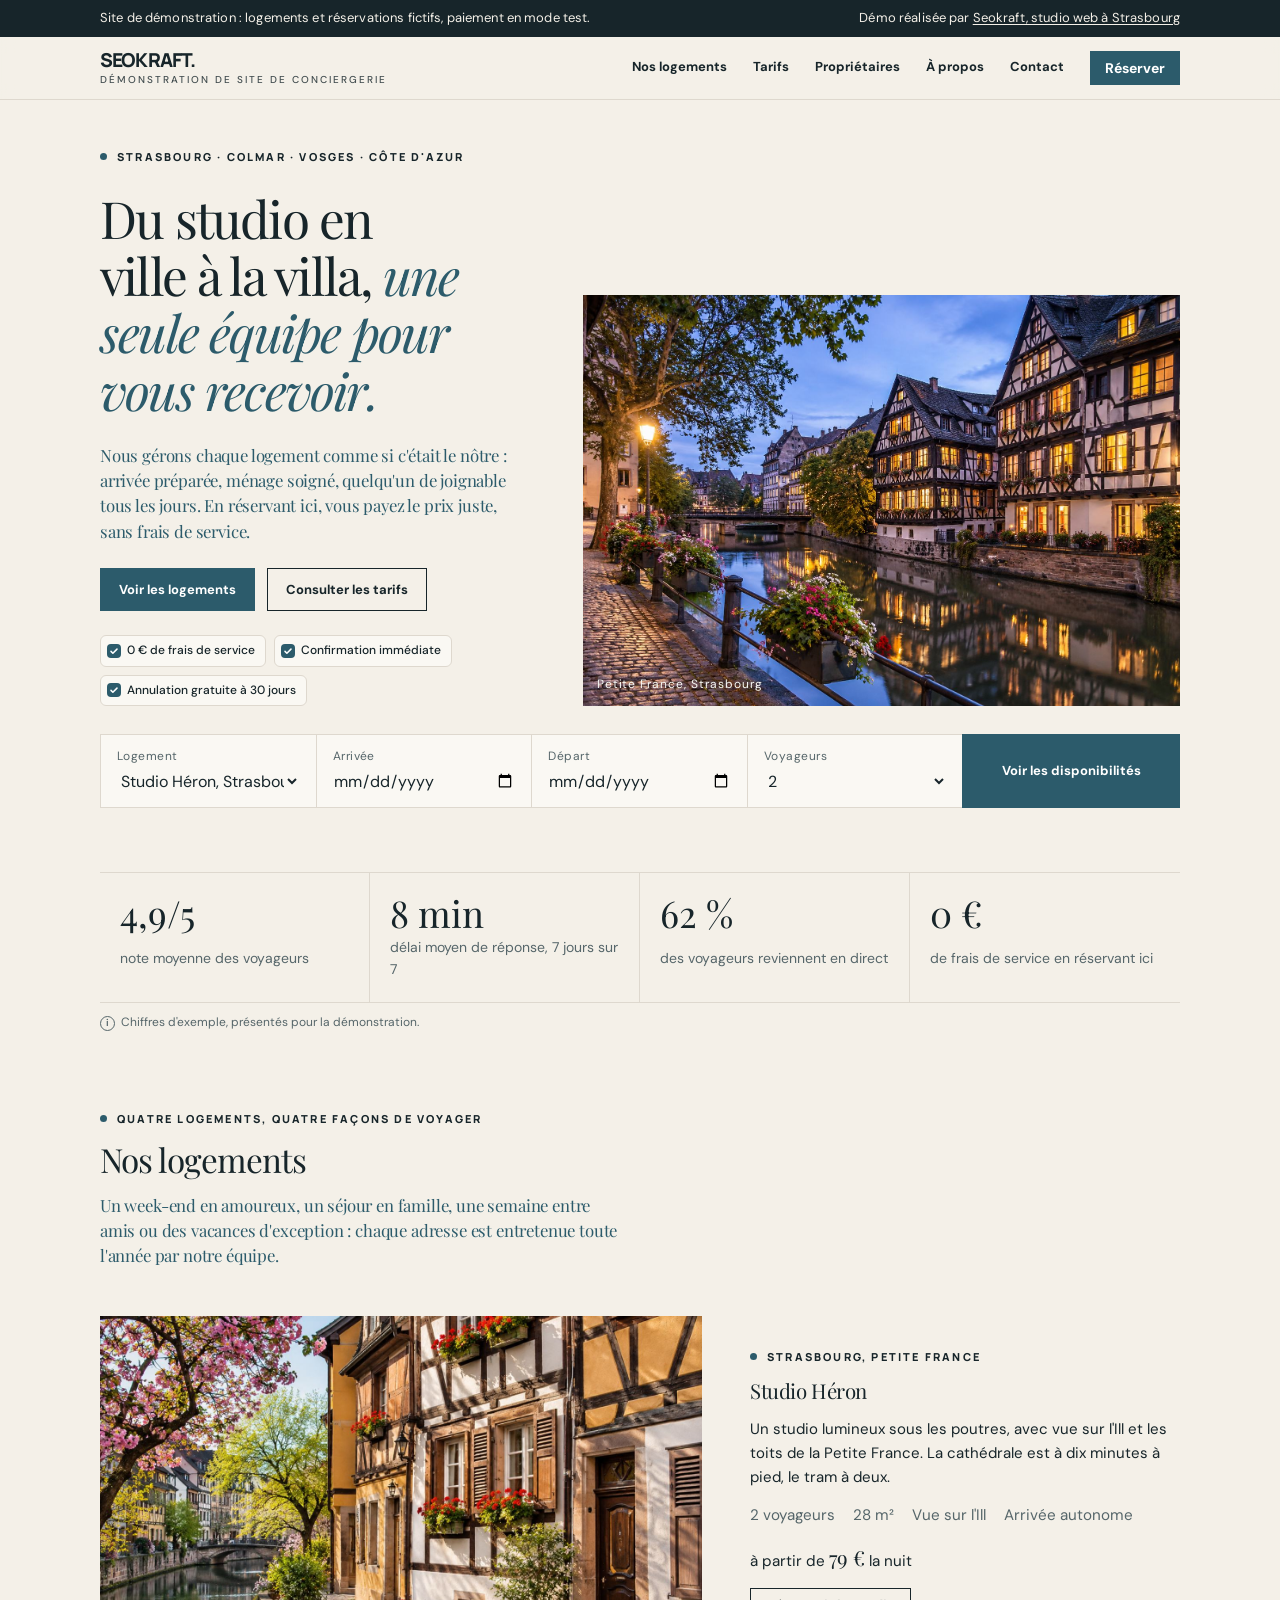
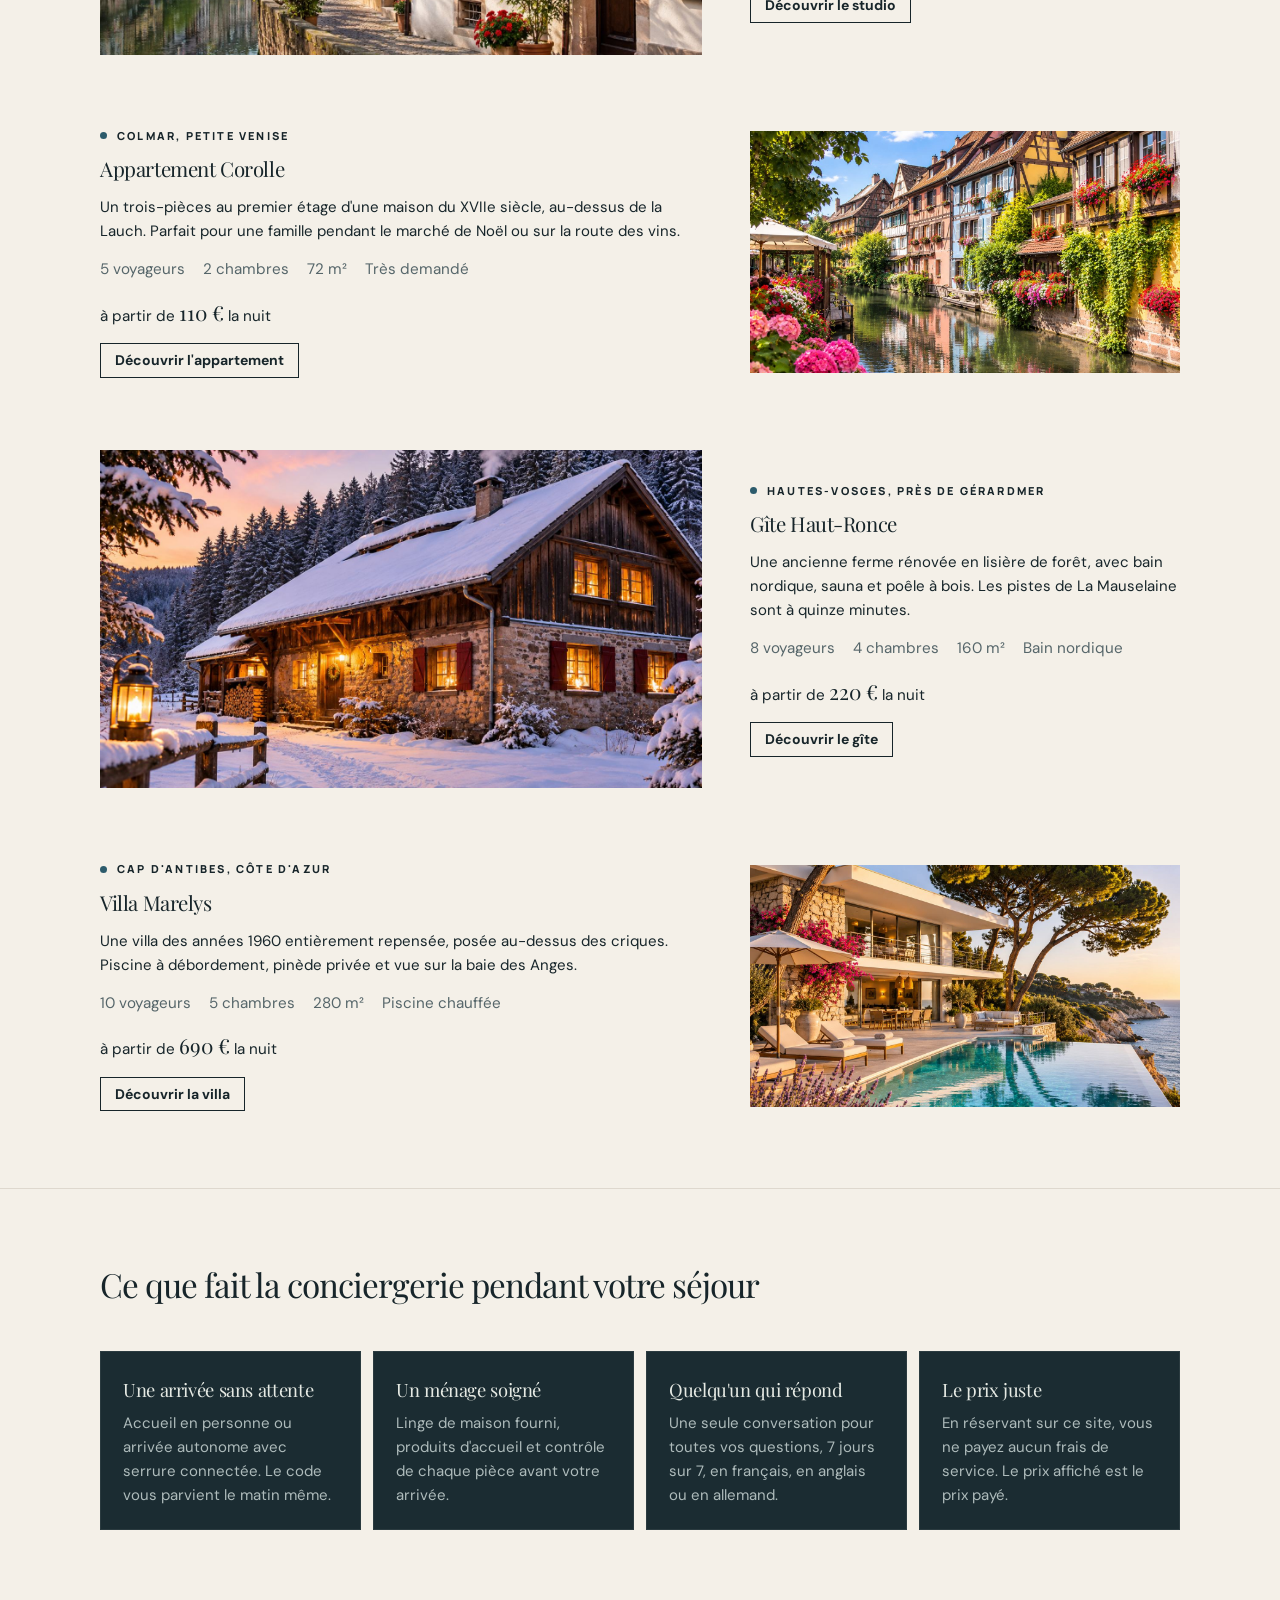
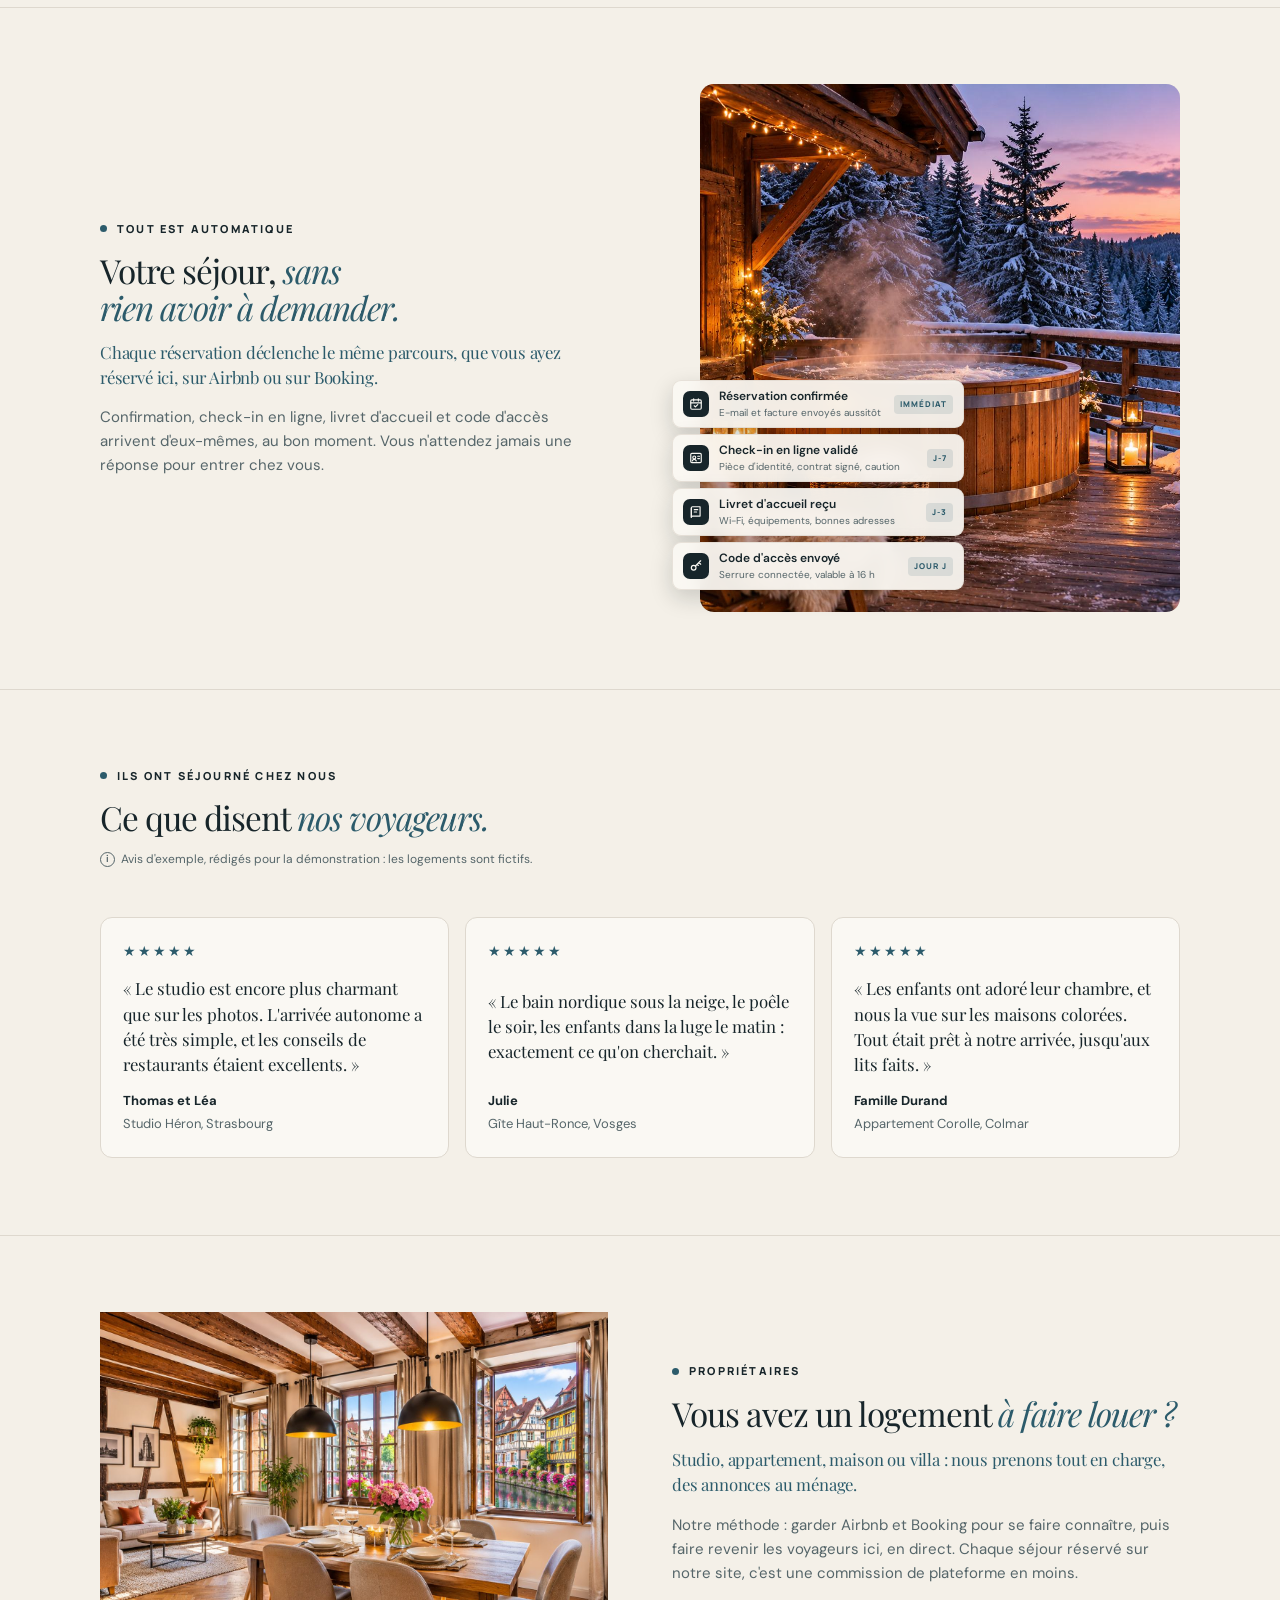
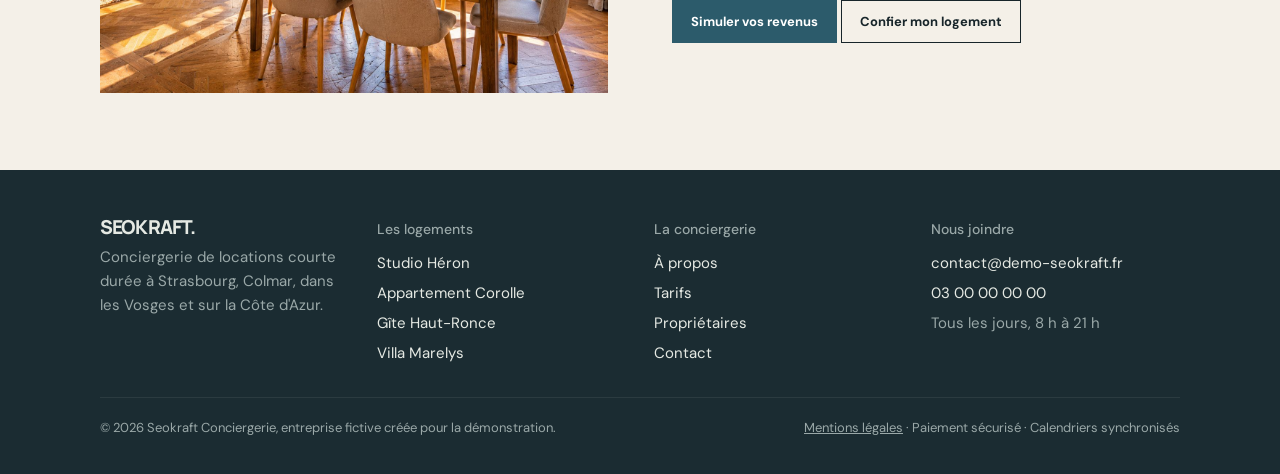
<file: index.html>
<!doctype html>
<html lang="fr">
<head>
<meta charset="utf-8">
<meta name="viewport" content="width=device-width, initial-scale=1, viewport-fit=cover">
<title>Locations de vacances en Alsace et Côte d'Azur · Seokraft</title>
<meta name="description" content="Studio à Strasbourg, appartement à Colmar, gîte dans les Vosges, villa au Cap d'Antibes : réservez en direct, sans frais de service, avec une conciergerie locale.">
<meta name="robots" content="noindex, nofollow">
<link rel="canonical" href="https://demo-seokraft.fr/">
<meta name="theme-color" content="#F4F0E8">
<meta property="og:type" content="website">
<meta property="og:locale" content="fr_FR">
<meta property="og:site_name" content="Seokraft Conciergerie">
<meta property="og:title" content="Locations de vacances en Alsace et Côte d'Azur · Seokraft">
<meta property="og:description" content="Studio à Strasbourg, appartement à Colmar, gîte dans les Vosges, villa au Cap d'Antibes : réservez en direct, sans frais de service, avec une conciergerie locale.">
<meta property="og:url" content="https://demo-seokraft.fr/">
<meta property="og:image" content="https://demo-seokraft.fr/assets/og/accueil.jpg">
<meta property="og:image:width" content="1200">
<meta property="og:image:height" content="630">
<meta name="twitter:card" content="summary_large_image">
<link rel="icon" href="/favicon.ico" sizes="32x32">
<link rel="icon" href="/assets/icons/favicon-32.png" type="image/png" sizes="32x32">
<link rel="apple-touch-icon" href="/assets/icons/apple-touch-icon.png">
<link rel="manifest" href="/site.webmanifest">
<link rel="preload" href="/assets/fonts/playfair-display-latin-400-normal.woff2" as="font" type="font/woff2" crossorigin>
<link rel="preload" href="/assets/fonts/dm-sans-latin-400-normal.woff2" as="font" type="font/woff2" crossorigin>
<link rel="preload" as="image" href="/assets/img/accueil.jpg" fetchpriority="high">
<link rel="stylesheet" href="/assets/site.css">
<script type="application/ld+json">
{
 "@context": "https://schema.org",
 "@graph": [
  {
   "@type": "Organization",
   "@id": "https://demo-seokraft.fr/#organisation",
   "name": "Seokraft Conciergerie",
   "url": "https://demo-seokraft.fr/",
   "email": "contact@demo-seokraft.fr",
   "telephone": "+33 3 00 00 00 00",
   "areaServed": [
    "Strasbourg",
    "Colmar",
    "Gérardmer",
    "Antibes"
   ],
   "address": {
    "@type": "PostalAddress",
    "addressLocality": "Strasbourg",
    "postalCode": "67000",
    "addressCountry": "FR"
   }
  },
  {
   "@type": "WebSite",
   "@id": "https://demo-seokraft.fr/#site",
   "name": "Seokraft Conciergerie",
   "url": "https://demo-seokraft.fr/",
   "inLanguage": "fr-FR",
   "publisher": {
    "@id": "https://demo-seokraft.fr/#organisation"
   }
  }
 ]
}
</script>
</head>
<body>
<a class="skip" href="#main">Aller au contenu</a>
<div class="demo-band"><div class="wrap"><span>Site de démonstration : logements et réservations fictifs, paiement en mode test.</span><span>Démo réalisée par <a href="https://www.seokraft.fr" rel="noopener">Seokraft, studio web à Strasbourg</a></span></div></div>
<header class="site-head"><div class="wrap">
  <a class="brand" href="/" aria-label="Seokraft, démonstration de site de conciergerie : accueil"><span class="brand-name">Seokraft.</span><span class="brand-sub">Démonstration de site de conciergerie</span></a>
  <button class="menu-toggle" type="button" aria-expanded="false" aria-controls="nav">Menu</button>
  <nav class="nav" id="nav" aria-label="Navigation principale"><a href="/logements" data-nav-page="logements">Nos logements</a><a href="/tarifs" data-nav-page="tarifs">Tarifs</a><a href="/proprietaires" data-nav-page="proprietaires">Propriétaires</a><a href="/a-propos" data-nav-page="a-propos">À propos</a><a href="/contact" data-nav-page="contact">Contact</a><a class="btn small" href="/logements">Réserver</a></nav>
</div></header>
<main id="main">
<section class="hero">
  <div class="wrap hero-grid">
    <div class="hero-copy">
      <p class="place">Strasbourg · Colmar · Vosges · Côte d'Azur</p>
      <h1>Du studio en ville à la villa, <em>une seule équipe pour vous recevoir.</em></h1>
      <p class="lede">Nous gérons chaque logement comme si c'était le nôtre : arrivée préparée, ménage soigné, quelqu'un de joignable tous les jours. En réservant ici, vous payez le prix juste, sans frais de service.</p>
      <div class="hero-actions">
        <a class="btn" href="/logements">Voir les logements</a>
        <a class="btn ghost" href="/tarifs">Consulter les tarifs</a>
      </div>
      <ul class="ticks"><li>0 € de frais de service</li><li>Confirmation immédiate</li><li>Annulation gratuite à 30 jours</li></ul>
    </div>
    <div class="hero-plate">
      <div class="plate" data-img="accueil" data-plate="ville" data-time="soir" aria-label="Maisons à colombages de la Petite France au crépuscule, reflétées dans l'Ill"><span class="tag">Petite France, Strasbourg</span></div>
    </div>
  </div>
  <div class="wrap">
    <form class="quick" id="quick" data-target="/logements/" aria-label="Vérifier les disponibilités">
      <label for="q-home">Logement<select id="q-home">
        <option value="heron">Studio Héron, Strasbourg</option>
        <option value="corolle">Appartement Corolle, Colmar</option>
        <option value="hautronce">Gîte Haut-Ronce, Vosges</option>
        <option value="marelys">Villa Marelys, Cap d'Antibes</option>
      </select></label>
      <label for="q-arrive">Arrivée<input type="date" id="q-arrive"></label>
      <label for="q-depart">Départ<input type="date" id="q-depart"></label>
      <label for="q-guests">Voyageurs<select id="q-guests"><option>1</option><option selected>2</option><option>4</option><option>5</option><option>8</option><option>10</option></select></label>
      <button class="btn">Voir les disponibilités</button>
    </form>
  </div>
</section>

<div class="wrap">
  <div class="proof" aria-label="La conciergerie en chiffres">
    <div><strong class="num">4,9/5</strong><span>note moyenne des voyageurs</span></div>
    <div><strong class="num">8 min</strong><span>délai moyen de réponse, 7 jours sur 7</span></div>
    <div><strong class="num">62 %</strong><span>des voyageurs reviennent en direct</span></div>
    <div><strong class="num">0 €</strong><span>de frais de service en réservant ici</span></div>
  </div>
  <p class="demo-note" style="margin-top:10px">Chiffres d'exemple, présentés pour la démonstration.</p>
</div>

<section class="block">
  <div class="wrap">
    <div class="section-head">
      <p class="place">Quatre logements, quatre façons de voyager</p>
      <h2>Nos logements</h2>
      <p class="lede">Un week-end en amoureux, un séjour en famille, une semaine entre amis ou des vacances d'exception : chaque adresse est entretenue toute l'année par notre équipe.</p>
    </div>
    <div class="homes">
      <article class="home-row">
        <div class="plate-col"><div class="plate wide" data-img="heron-1" data-plate="ville" data-time="jour" aria-label="Façades à colombages au bord de l'Ill, à Strasbourg"></div></div>
        <div class="home-info">
          <p class="place">Strasbourg, Petite France</p>
          <h3>Studio Héron</h3>
          <p>Un studio lumineux sous les poutres, avec vue sur l'Ill et les toits de la Petite France. La cathédrale est à dix minutes à pied, le tram à deux.</p>
          <ul class="facts"><li>2 voyageurs</li><li>28 m²</li><li>Vue sur l'Ill</li><li>Arrivée autonome</li></ul>
          <p class="from">à partir de <strong class="num">79 €</strong> la nuit</p>
          <p><a class="btn small ghost" href="/logements/studio-heron">Découvrir le studio</a></p>
        </div>
      </article>
      <article class="home-row">
        <div class="plate-col"><div class="plate wide" data-img="corolle-1" data-plate="ville" data-time="colmar" aria-label="Maisons colorées de la Petite Venise à Colmar"></div></div>
        <div class="home-info">
          <p class="place">Colmar, Petite Venise</p>
          <h3>Appartement Corolle</h3>
          <p>Un trois-pièces au premier étage d'une maison du XVIIe siècle, au-dessus de la Lauch. Parfait pour une famille pendant le marché de Noël ou sur la route des vins.</p>
          <ul class="facts"><li>5 voyageurs</li><li>2 chambres</li><li>72 m²</li><li>Très demandé</li></ul>
          <p class="from">à partir de <strong class="num">110 €</strong> la nuit</p>
          <p><a class="btn small ghost" href="/logements/appartement-corolle">Découvrir l'appartement</a></p>
        </div>
      </article>
      <article class="home-row">
        <div class="plate-col"><div data-img="hautronce-1" class="plate wide" data-plate="vosges" data-time="neige" aria-label="Ancienne ferme en pierre et bois sous la neige, fenêtres éclairées"></div></div>
        <div class="home-info">
          <p class="place">Hautes-Vosges, près de Gérardmer</p>
          <h3>Gîte Haut-Ronce</h3>
          <p>Une ancienne ferme rénovée en lisière de forêt, avec bain nordique, sauna et poêle à bois. Les pistes de La Mauselaine sont à quinze minutes.</p>
          <ul class="facts"><li>8 voyageurs</li><li>4 chambres</li><li>160 m²</li><li>Bain nordique</li></ul>
          <p class="from">à partir de <strong class="num">220 €</strong> la nuit</p>
          <p><a class="btn small ghost" href="/logements/gite-haut-ronce">Découvrir le gîte</a></p>
        </div>
      </article>
      <article class="home-row">
        <div class="plate-col"><div data-img="marelys-1" class="plate wide" data-plate="mer" data-time="jour" aria-label="Villa Marelys et sa piscine à débordement au-dessus de la mer"></div></div>
        <div class="home-info">
          <p class="place">Cap d'Antibes, Côte d'Azur</p>
          <h3>Villa Marelys</h3>
          <p>Une villa des années 1960 entièrement repensée, posée au-dessus des criques. Piscine à débordement, pinède privée et vue sur la baie des Anges.</p>
          <ul class="facts"><li>10 voyageurs</li><li>5 chambres</li><li>280 m²</li><li>Piscine chauffée</li></ul>
          <p class="from">à partir de <strong class="num">690 €</strong> la nuit</p>
          <p><a class="btn small ghost" href="/logements/villa-marelys">Découvrir la villa</a></p>
        </div>
      </article>
    </div>
  </div>
</section>

<section class="block">
  <div class="wrap">
    <div class="section-head">
      <h2>Ce que fait la conciergerie pendant votre séjour</h2>
    </div>
    <div class="pillars">
      <div class="pillar"><h3>Une arrivée sans attente</h3><p class="muted">Accueil en personne ou arrivée autonome avec serrure connectée. Le code vous parvient le matin même.</p></div>
      <div class="pillar"><h3>Un ménage soigné</h3><p class="muted">Linge de maison fourni, produits d'accueil et contrôle de chaque pièce avant votre arrivée.</p></div>
      <div class="pillar"><h3>Quelqu'un qui répond</h3><p class="muted">Une seule conversation pour toutes vos questions, 7 jours sur 7, en français, en anglais ou en allemand.</p></div>
      <div class="pillar"><h3>Le prix juste</h3><p class="muted">En réservant sur ce site, vous ne payez aucun frais de service. Le prix affiché est le prix payé.</p></div>
    </div>
  </div>
</section>

<section class="block">
  <div class="wrap split" style="align-items:center">
    <div class="section-head" style="margin-bottom:0">
      <p class="place">Tout est automatique</p>
      <h2>Votre séjour, <em style="color:var(--accent)">sans rien avoir à demander.</em></h2>
      <p class="lede">Chaque réservation déclenche le même parcours, que vous ayez réservé ici, sur Airbnb ou sur Booking.</p>
      <p class="muted">Confirmation, check-in en ligne, livret d'accueil et code d'accès arrivent d'eux-mêmes, au bon moment. Vous n'attendez jamais une réponse pour entrer chez vous.</p>
    </div>
    <div class="chip-stage">
      <div data-img="hautronce-2" class="plate" data-plate="vosges" data-time="jour" aria-label="Le bain nordique du Gîte Haut-Ronce au crépuscule"></div>
      <ul class="chips" aria-label="Les étapes automatiques d'un séjour">
        <li class="chip"><span class="chip-ico" aria-hidden="true"><svg viewBox="0 0 24 24" fill="none" stroke="currentColor" stroke-width="2" stroke-linecap="round" stroke-linejoin="round"><rect x="3" y="5" width="18" height="16" rx="2"/><path d="M16 3v4M8 3v4M3 10h18M9 15l2 2 4-4"/></svg></span><span><strong>Réservation confirmée</strong><small>E-mail et facture envoyés aussitôt</small></span><span class="chip-tag">Immédiat</span></li>
        <li class="chip"><span class="chip-ico" aria-hidden="true"><svg viewBox="0 0 24 24" fill="none" stroke="currentColor" stroke-width="2" stroke-linecap="round" stroke-linejoin="round"><rect x="3" y="4" width="18" height="16" rx="2"/><circle cx="9" cy="11" r="2.5"/><path d="M5.5 17c.8-1.8 2-2.7 3.5-2.7s2.7.9 3.5 2.7M15 9h3M15 13h3"/></svg></span><span><strong>Check-in en ligne validé</strong><small>Pièce d'identité, contrat signé, caution</small></span><span class="chip-tag">J-7</span></li>
        <li class="chip"><span class="chip-ico" aria-hidden="true"><svg viewBox="0 0 24 24" fill="none" stroke="currentColor" stroke-width="2" stroke-linecap="round" stroke-linejoin="round"><path d="M4 5a2 2 0 0 1 2-2h13v16H6a2 2 0 0 0-2 2z"/><path d="M4 21V5M9 8h6M9 12h4"/></svg></span><span><strong>Livret d'accueil reçu</strong><small>Wi-Fi, équipements, bonnes adresses</small></span><span class="chip-tag">J-3</span></li>
        <li class="chip"><span class="chip-ico" aria-hidden="true"><svg viewBox="0 0 24 24" fill="none" stroke="currentColor" stroke-width="2" stroke-linecap="round" stroke-linejoin="round"><circle cx="8" cy="15" r="4"/><path d="M11 12l9-9M17 6l3 3M14 9l2 2"/></svg></span><span><strong>Code d'accès envoyé</strong><small>Serrure connectée, valable à 16 h</small></span><span class="chip-tag">Jour J</span></li>
      </ul>
    </div>
  </div>
</section>

<section class="block" aria-labelledby="avis-home">
  <div class="wrap">
    <div class="section-head">
      <p class="place">Ils ont séjourné chez nous</p>
      <h2 id="avis-home">Ce que disent <em style="color:var(--accent)">nos voyageurs.</em></h2>
      <p class="demo-note">Avis d'exemple, rédigés pour la démonstration : les logements sont fictifs.</p>
    </div>
    <div class="reviews">
      <figure class="review"><span class="stars" aria-label="5 sur 5">★★★★★</span><blockquote>« Le studio est encore plus charmant que sur les photos. L'arrivée autonome a été très simple, et les conseils de restaurants étaient excellents. »</blockquote><figcaption><strong>Thomas et Léa</strong><span>Studio Héron, Strasbourg</span></figcaption></figure>
      <figure class="review"><span class="stars" aria-label="5 sur 5">★★★★★</span><blockquote>« Le bain nordique sous la neige, le poêle le soir, les enfants dans la luge le matin : exactement ce qu'on cherchait. »</blockquote><figcaption><strong>Julie</strong><span>Gîte Haut-Ronce, Vosges</span></figcaption></figure>
      <figure class="review"><span class="stars" aria-label="5 sur 5">★★★★★</span><blockquote>« Les enfants ont adoré leur chambre, et nous la vue sur les maisons colorées. Tout était prêt à notre arrivée, jusqu'aux lits faits. »</blockquote><figcaption><strong>Famille Durand</strong><span>Appartement Corolle, Colmar</span></figcaption></figure>
    </div>
  </div>
</section>

<section class="block">
  <div class="wrap split">
    <div class="plate" data-img="corolle-2" data-plate="ville" data-time="colmar" data-view="fenetre" aria-label="Séjour lumineux avec vue sur la Petite Venise"></div>
    <div class="prose" style="align-content:center">
      <p class="place">Propriétaires</p>
      <h2>Vous avez un logement <em style="color:var(--accent)">à faire louer&nbsp;?</em></h2>
      <p class="lede">Studio, appartement, maison ou villa : nous prenons tout en charge, des annonces au ménage.</p>
      <p class="muted">Notre méthode : garder Airbnb et Booking pour se faire connaître, puis faire revenir les voyageurs ici, en direct. Chaque séjour réservé sur notre site, c'est une commission de plateforme en moins.</p>
      <p><a class="btn" href="/proprietaires#simulateur">Simuler vos revenus</a> <a class="btn ghost" href="/proprietaires">Confier mon logement</a></p>
    </div>
  </div>
</section>

</main>
<footer class="site-foot"><div class="wrap">
  <div class="foot-cols">
    <div><p class="brand-name">Seokraft.</p><p class="muted" style="max-width:32ch;margin-top:8px">Conciergerie de locations courte durée à Strasbourg, Colmar, dans les Vosges et sur la Côte d'Azur.</p></div>
    <div><h4>Les logements</h4><ul><li><a href="/logements/studio-heron">Studio Héron</a></li><li><a href="/logements/appartement-corolle">Appartement Corolle</a></li><li><a href="/logements/gite-haut-ronce">Gîte Haut-Ronce</a></li><li><a href="/logements/villa-marelys">Villa Marelys</a></li></ul></div>
    <div><h4>La conciergerie</h4><ul><li><a href="/a-propos">À propos</a></li><li><a href="/tarifs">Tarifs</a></li><li><a href="/proprietaires">Propriétaires</a></li><li><a href="/contact">Contact</a></li></ul></div>
    <div><h4>Nous joindre</h4><ul><li>contact@demo-seokraft.fr</li><li class="num">03 00 00 00 00</li><li class="muted">Tous les jours, 8 h à 21 h</li></ul></div>
  </div>
  <div class="foot-legal"><span>© <span data-year>2026</span> Seokraft Conciergerie, entreprise fictive créée pour la démonstration.</span><span><a href="/mentions-legales">Mentions légales</a> · Paiement sécurisé · Calendriers synchronisés</span></div>
</div></footer>
<script src="/assets/img-map.js" defer></script>
<script src="/assets/plates.js" defer></script>
<script src="/assets/site.js" defer></script>
</body>
</html>
</file>
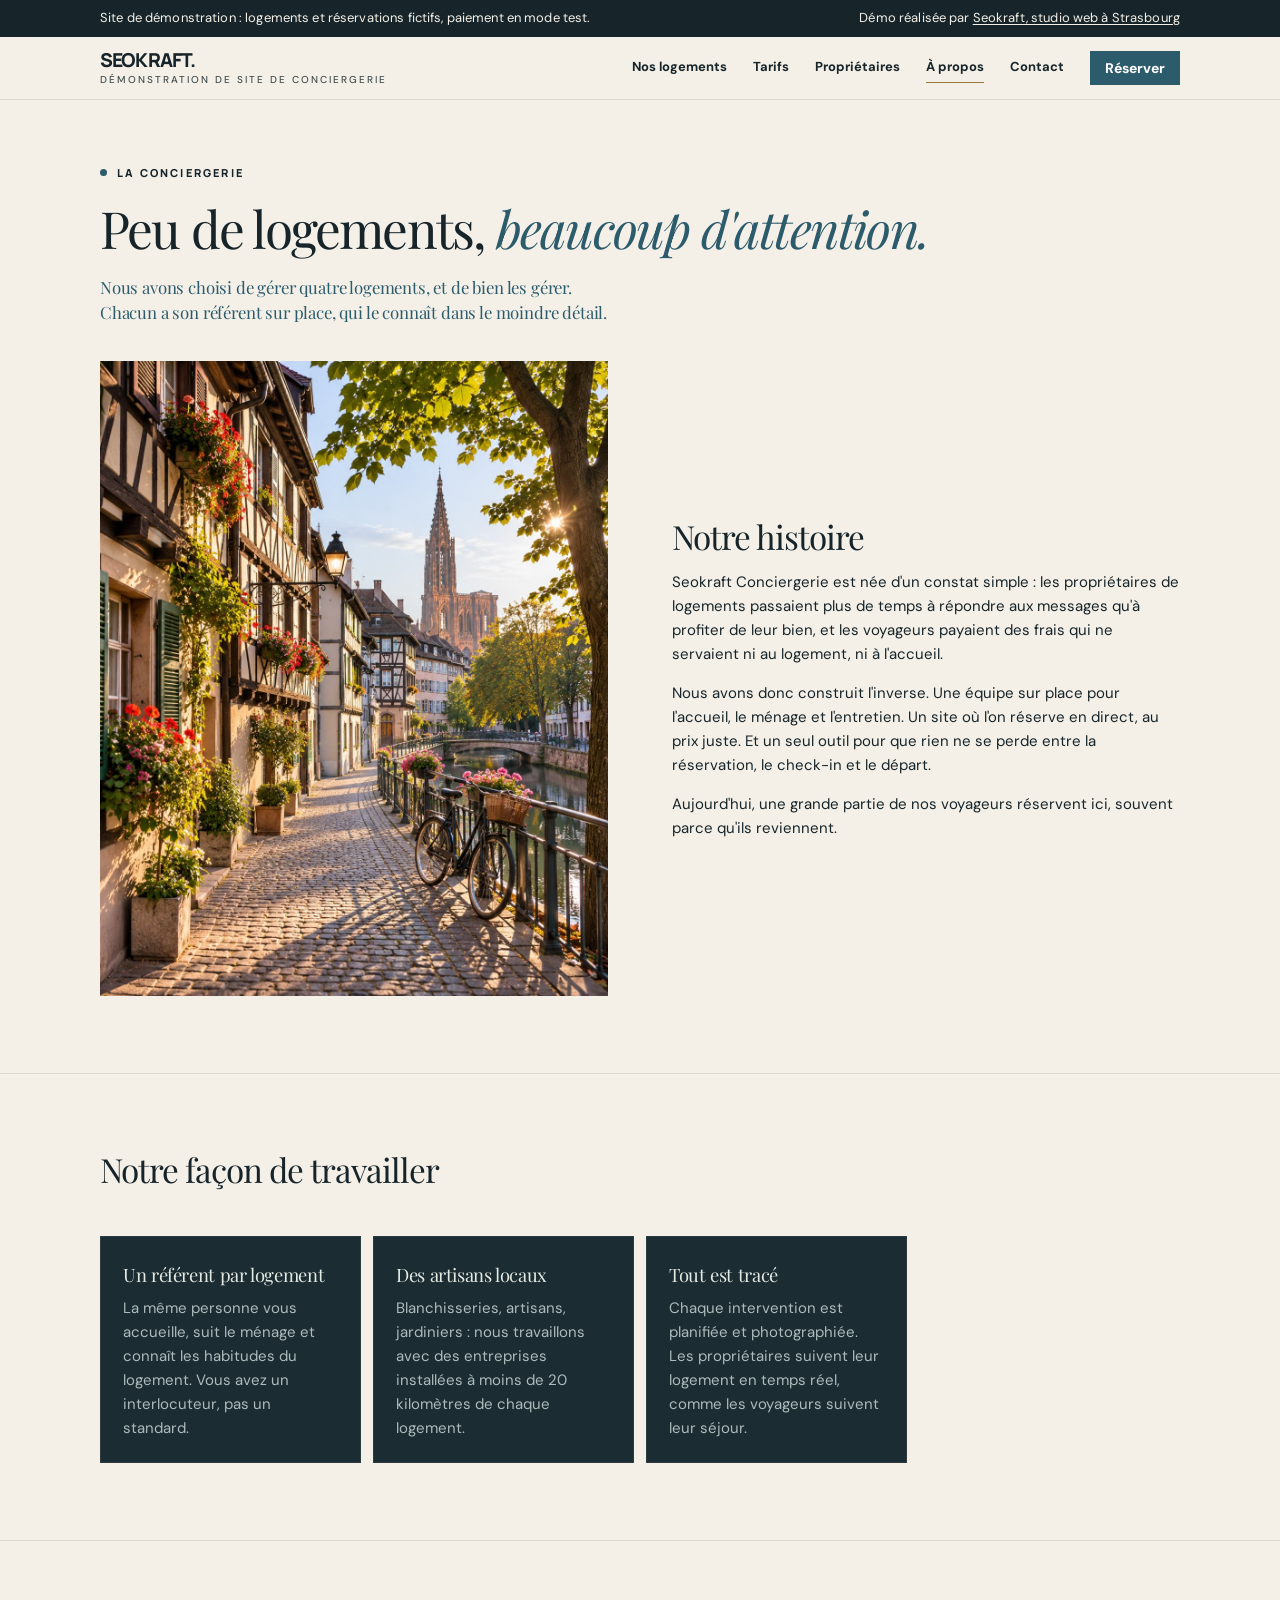
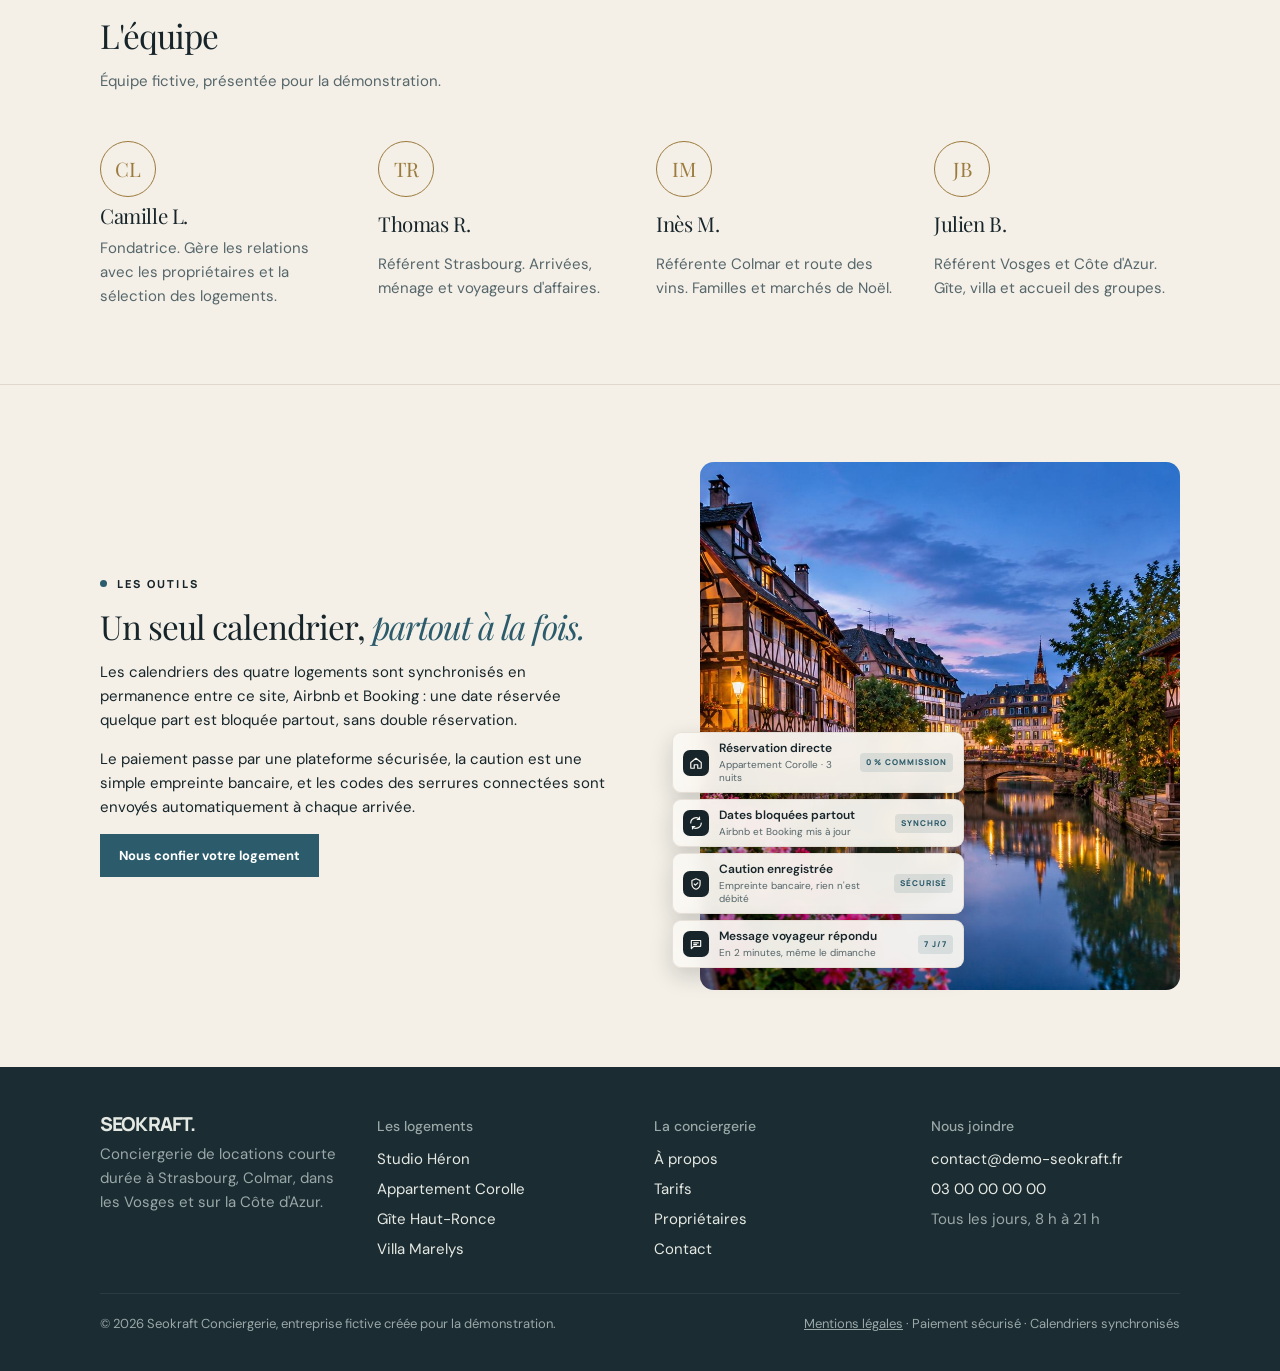
<file: a-propos.html>
<!doctype html>
<html lang="fr">
<head>
<meta charset="utf-8">
<meta name="viewport" content="width=device-width, initial-scale=1, viewport-fit=cover">
<title>À propos de la conciergerie · Seokraft</title>
<meta name="description" content="Une équipe basée à Strasbourg qui gère quatre locations, du studio à la villa : un référent par logement, des artisans locaux et des calendriers synchronisés.">
<meta name="robots" content="noindex, nofollow">
<link rel="canonical" href="https://demo-seokraft.fr/a-propos">
<meta name="theme-color" content="#F4F0E8">
<meta property="og:type" content="website">
<meta property="og:locale" content="fr_FR">
<meta property="og:site_name" content="Seokraft Conciergerie">
<meta property="og:title" content="À propos de la conciergerie · Seokraft">
<meta property="og:description" content="Une équipe basée à Strasbourg qui gère quatre locations, du studio à la villa : un référent par logement, des artisans locaux et des calendriers synchronisés.">
<meta property="og:url" content="https://demo-seokraft.fr/a-propos">
<meta property="og:image" content="https://demo-seokraft.fr/assets/og/a-propos.jpg">
<meta property="og:image:width" content="1200">
<meta property="og:image:height" content="630">
<meta name="twitter:card" content="summary_large_image">
<link rel="icon" href="/favicon.ico" sizes="32x32">
<link rel="icon" href="/assets/icons/favicon-32.png" type="image/png" sizes="32x32">
<link rel="apple-touch-icon" href="/assets/icons/apple-touch-icon.png">
<link rel="manifest" href="/site.webmanifest">
<link rel="preload" href="/assets/fonts/playfair-display-latin-400-normal.woff2" as="font" type="font/woff2" crossorigin>
<link rel="preload" href="/assets/fonts/dm-sans-latin-400-normal.woff2" as="font" type="font/woff2" crossorigin>
<link rel="preload" as="image" href="/assets/img/apropos.jpg" fetchpriority="high">
<link rel="stylesheet" href="/assets/site.css">
<script type="application/ld+json">
{
 "@context": "https://schema.org",
 "@graph": [
  {
   "@type": "Organization",
   "@id": "https://demo-seokraft.fr/#organisation",
   "name": "Seokraft Conciergerie",
   "url": "https://demo-seokraft.fr/",
   "email": "contact@demo-seokraft.fr",
   "telephone": "+33 3 00 00 00 00",
   "areaServed": [
    "Strasbourg",
    "Colmar",
    "Gérardmer",
    "Antibes"
   ],
   "address": {
    "@type": "PostalAddress",
    "addressLocality": "Strasbourg",
    "postalCode": "67000",
    "addressCountry": "FR"
   }
  },
  {
   "@type": "WebSite",
   "@id": "https://demo-seokraft.fr/#site",
   "name": "Seokraft Conciergerie",
   "url": "https://demo-seokraft.fr/",
   "inLanguage": "fr-FR",
   "publisher": {
    "@id": "https://demo-seokraft.fr/#organisation"
   }
  },
  {
   "@type": "BreadcrumbList",
   "itemListElement": [
    {
     "@type": "ListItem",
     "position": 1,
     "name": "Accueil",
     "item": "https://demo-seokraft.fr/"
    },
    {
     "@type": "ListItem",
     "position": 2,
     "name": "À propos",
     "item": "https://demo-seokraft.fr/a-propos"
    }
   ]
  }
 ]
}
</script>
</head>
<body>
<a class="skip" href="#main">Aller au contenu</a>
<div class="demo-band"><div class="wrap"><span>Site de démonstration : logements et réservations fictifs, paiement en mode test.</span><span>Démo réalisée par <a href="https://www.seokraft.fr" rel="noopener">Seokraft, studio web à Strasbourg</a></span></div></div>
<header class="site-head"><div class="wrap">
  <a class="brand" href="/" aria-label="Seokraft, démonstration de site de conciergerie : accueil"><span class="brand-name">Seokraft.</span><span class="brand-sub">Démonstration de site de conciergerie</span></a>
  <button class="menu-toggle" type="button" aria-expanded="false" aria-controls="nav">Menu</button>
  <nav class="nav" id="nav" aria-label="Navigation principale"><a href="/logements" data-nav-page="logements">Nos logements</a><a href="/tarifs" data-nav-page="tarifs">Tarifs</a><a href="/proprietaires" data-nav-page="proprietaires">Propriétaires</a><a href="/a-propos" aria-current="page" data-nav-page="a-propos">À propos</a><a href="/contact" data-nav-page="contact">Contact</a><a class="btn small" href="/logements">Réserver</a></nav>
</div></header>
<main id="main">
<section class="wrap page-head">
  <p class="place">La conciergerie</p>
  <h1>Peu de logements, <em>beaucoup d'attention.</em></h1>
  <p class="lede">Nous avons choisi de gérer quatre logements, et de bien les gérer. Chacun a son référent sur place, qui le connaît dans le moindre détail.</p>
</section>

<section class="block" style="padding-top:0">
  <div class="wrap split">
    <div class="plate tall" data-img="apropos" data-plate="ville" data-time="jour" aria-label="Quai pavé de Strasbourg au petit matin, vélo et cathédrale au loin"></div>
    <div class="prose" style="align-content:center">
      <h2>Notre histoire</h2>
      <p>Seokraft Conciergerie est née d'un constat simple : les propriétaires de logements passaient plus de temps à répondre aux messages qu'à profiter de leur bien, et les voyageurs payaient des frais qui ne servaient ni au logement, ni à l'accueil.</p>
      <p>Nous avons donc construit l'inverse. Une équipe sur place pour l'accueil, le ménage et l'entretien. Un site où l'on réserve en direct, au prix juste. Et un seul outil pour que rien ne se perde entre la réservation, le check-in et le départ.</p>
      <p>Aujourd'hui, une grande partie de nos voyageurs réservent ici, souvent parce qu'ils reviennent.</p>
    </div>
  </div>
</section>

<section class="block">
  <div class="wrap">
    <div class="section-head"><h2>Notre façon de travailler</h2></div>
    <div class="pillars">
      <div class="pillar"><h3>Un référent par logement</h3><p class="muted">La même personne vous accueille, suit le ménage et connaît les habitudes du logement. Vous avez un interlocuteur, pas un standard.</p></div>
      <div class="pillar"><h3>Des artisans locaux</h3><p class="muted">Blanchisseries, artisans, jardiniers : nous travaillons avec des entreprises installées à moins de 20 kilomètres de chaque logement.</p></div>
      <div class="pillar"><h3>Tout est tracé</h3><p class="muted">Chaque intervention est planifiée et photographiée. Les propriétaires suivent leur logement en temps réel, comme les voyageurs suivent leur séjour.</p></div>
    </div>
  </div>
</section>

<section class="block">
  <div class="wrap">
    <div class="section-head"><h2>L'équipe</h2><p class="muted">Équipe fictive, présentée pour la démonstration.</p></div>
    <div class="team">
      <div class="member"><div class="monogram" aria-hidden="true">CL</div><h3>Camille L.</h3><p class="muted">Fondatrice. Gère les relations avec les propriétaires et la sélection des logements.</p></div>
      <div class="member"><div class="monogram" aria-hidden="true">TR</div><h3>Thomas R.</h3><p class="muted">Référent Strasbourg. Arrivées, ménage et voyageurs d'affaires.</p></div>
      <div class="member"><div class="monogram" aria-hidden="true">IM</div><h3>Inès M.</h3><p class="muted">Référente Colmar et route des vins. Familles et marchés de Noël.</p></div>
      <div class="member"><div class="monogram" aria-hidden="true">JB</div><h3>Julien B.</h3><p class="muted">Référent Vosges et Côte d'Azur. Gîte, villa et accueil des groupes.</p></div>
    </div>
  </div>
</section>

<section class="block">
  <div class="wrap split" style="align-items:center">
    <div class="prose">
      <p class="place">Les outils</p>
      <h2>Un seul calendrier, <em style="color:var(--accent)">partout à la fois.</em></h2>
      <p>Les calendriers des quatre logements sont synchronisés en permanence entre ce site, Airbnb et Booking : une date réservée quelque part est bloquée partout, sans double réservation.</p>
      <p>Le paiement passe par une plateforme sécurisée, la caution est une simple empreinte bancaire, et les codes des serrures connectées sont envoyés automatiquement à chaque arrivée.</p>
      <p><a class="btn" href="/proprietaires">Nous confier votre logement</a></p>
    </div>
    <div class="chip-stage">
      <div class="plate" data-img="strasbourg-soir" data-plate="ville" data-time="soir" aria-label="Strasbourg au crépuscule, canal et maisons à colombages"></div>
      <ul class="chips" aria-label="Synchronisation des réservations">
        <li class="chip"><span class="chip-ico" aria-hidden="true"><svg viewBox="0 0 24 24" fill="none" stroke="currentColor" stroke-width="2" stroke-linecap="round" stroke-linejoin="round"><path d="M3 11l9-7 9 7v9a1 1 0 0 1-1 1h-5v-6h-6v6H4a1 1 0 0 1-1-1z"/></svg></span><span><strong>Réservation directe</strong><small>Appartement Corolle · 3 nuits</small></span><span class="chip-tag">0 % commission</span></li>
        <li class="chip"><span class="chip-ico" aria-hidden="true"><svg viewBox="0 0 24 24" fill="none" stroke="currentColor" stroke-width="2" stroke-linecap="round" stroke-linejoin="round"><path d="M21 12a9 9 0 0 1-15.5 6.2M3 12a9 9 0 0 1 15.5-6.2M18 2v4h-4M6 22v-4h4"/></svg></span><span><strong>Dates bloquées partout</strong><small>Airbnb et Booking mis à jour</small></span><span class="chip-tag">Synchro</span></li>
        <li class="chip"><span class="chip-ico" aria-hidden="true"><svg viewBox="0 0 24 24" fill="none" stroke="currentColor" stroke-width="2" stroke-linecap="round" stroke-linejoin="round"><path d="M12 3l7 3v6c0 4.5-3 7.7-7 9-4-1.3-7-4.5-7-9V6z"/><path d="M9 12l2 2 4-4"/></svg></span><span><strong>Caution enregistrée</strong><small>Empreinte bancaire, rien n'est débité</small></span><span class="chip-tag">Sécurisé</span></li>
        <li class="chip"><span class="chip-ico" aria-hidden="true"><svg viewBox="0 0 24 24" fill="none" stroke="currentColor" stroke-width="2" stroke-linecap="round" stroke-linejoin="round"><path d="M4 6h16v10H8l-4 4z"/><path d="M8 10h8M8 13h5"/></svg></span><span><strong>Message voyageur répondu</strong><small>En 2 minutes, même le dimanche</small></span><span class="chip-tag">7 j/7</span></li>
      </ul>
    </div>
  </div>
</section>

</main>
<footer class="site-foot"><div class="wrap">
  <div class="foot-cols">
    <div><p class="brand-name">Seokraft.</p><p class="muted" style="max-width:32ch;margin-top:8px">Conciergerie de locations courte durée à Strasbourg, Colmar, dans les Vosges et sur la Côte d'Azur.</p></div>
    <div><h4>Les logements</h4><ul><li><a href="/logements/studio-heron">Studio Héron</a></li><li><a href="/logements/appartement-corolle">Appartement Corolle</a></li><li><a href="/logements/gite-haut-ronce">Gîte Haut-Ronce</a></li><li><a href="/logements/villa-marelys">Villa Marelys</a></li></ul></div>
    <div><h4>La conciergerie</h4><ul><li><a href="/a-propos">À propos</a></li><li><a href="/tarifs">Tarifs</a></li><li><a href="/proprietaires">Propriétaires</a></li><li><a href="/contact">Contact</a></li></ul></div>
    <div><h4>Nous joindre</h4><ul><li>contact@demo-seokraft.fr</li><li class="num">03 00 00 00 00</li><li class="muted">Tous les jours, 8 h à 21 h</li></ul></div>
  </div>
  <div class="foot-legal"><span>© <span data-year>2026</span> Seokraft Conciergerie, entreprise fictive créée pour la démonstration.</span><span><a href="/mentions-legales">Mentions légales</a> · Paiement sécurisé · Calendriers synchronisés</span></div>
</div></footer>
<script src="/assets/img-map.js" defer></script>
<script src="/assets/plates.js" defer></script>
<script src="/assets/site.js" defer></script>
</body>
</html>
</file>
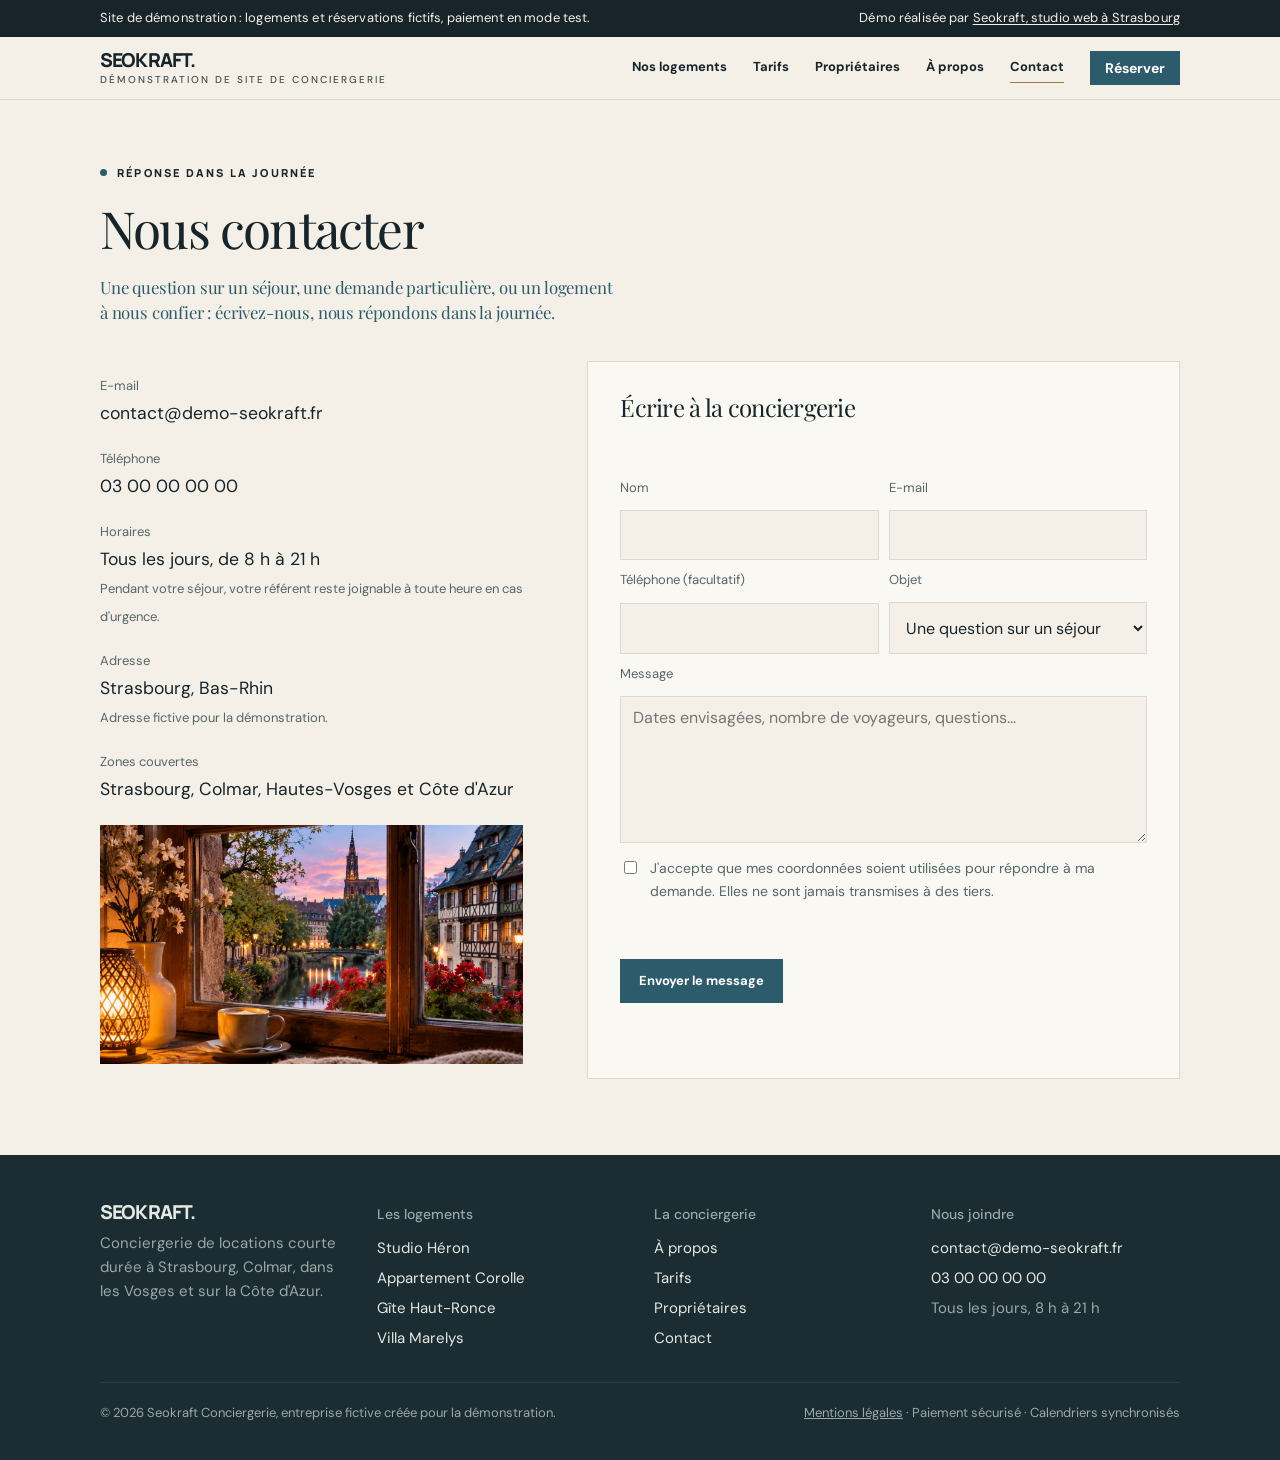
<file: contact.html>
<!doctype html>
<html lang="fr">
<head>
<meta charset="utf-8">
<meta name="viewport" content="width=device-width, initial-scale=1, viewport-fit=cover">
<title>Contact · Seokraft Conciergerie, Strasbourg</title>
<meta name="description" content="Une question sur un séjour ou un logement à nous confier ? Écrivez-nous ou appelez-nous, tous les jours de 8 h à 21 h. Réponse dans la journée.">
<meta name="robots" content="noindex, nofollow">
<link rel="canonical" href="https://demo-seokraft.fr/contact">
<meta name="theme-color" content="#F4F0E8">
<meta property="og:type" content="website">
<meta property="og:locale" content="fr_FR">
<meta property="og:site_name" content="Seokraft Conciergerie">
<meta property="og:title" content="Contact · Seokraft Conciergerie, Strasbourg">
<meta property="og:description" content="Une question sur un séjour ou un logement à nous confier ? Écrivez-nous ou appelez-nous, tous les jours de 8 h à 21 h. Réponse dans la journée.">
<meta property="og:url" content="https://demo-seokraft.fr/contact">
<meta property="og:image" content="https://demo-seokraft.fr/assets/og/contact.jpg">
<meta property="og:image:width" content="1200">
<meta property="og:image:height" content="630">
<meta name="twitter:card" content="summary_large_image">
<link rel="icon" href="/favicon.ico" sizes="32x32">
<link rel="icon" href="/assets/icons/favicon-32.png" type="image/png" sizes="32x32">
<link rel="apple-touch-icon" href="/assets/icons/apple-touch-icon.png">
<link rel="manifest" href="/site.webmanifest">
<link rel="preload" href="/assets/fonts/playfair-display-latin-400-normal.woff2" as="font" type="font/woff2" crossorigin>
<link rel="preload" href="/assets/fonts/dm-sans-latin-400-normal.woff2" as="font" type="font/woff2" crossorigin>
<link rel="preload" as="image" href="/assets/img/heron-3.jpg" fetchpriority="high">
<link rel="stylesheet" href="/assets/site.css">
<script type="application/ld+json">
{
 "@context": "https://schema.org",
 "@graph": [
  {
   "@type": "Organization",
   "@id": "https://demo-seokraft.fr/#organisation",
   "name": "Seokraft Conciergerie",
   "url": "https://demo-seokraft.fr/",
   "email": "contact@demo-seokraft.fr",
   "telephone": "+33 3 00 00 00 00",
   "areaServed": [
    "Strasbourg",
    "Colmar",
    "Gérardmer",
    "Antibes"
   ],
   "address": {
    "@type": "PostalAddress",
    "addressLocality": "Strasbourg",
    "postalCode": "67000",
    "addressCountry": "FR"
   }
  },
  {
   "@type": "WebSite",
   "@id": "https://demo-seokraft.fr/#site",
   "name": "Seokraft Conciergerie",
   "url": "https://demo-seokraft.fr/",
   "inLanguage": "fr-FR",
   "publisher": {
    "@id": "https://demo-seokraft.fr/#organisation"
   }
  },
  {
   "@type": "BreadcrumbList",
   "itemListElement": [
    {
     "@type": "ListItem",
     "position": 1,
     "name": "Accueil",
     "item": "https://demo-seokraft.fr/"
    },
    {
     "@type": "ListItem",
     "position": 2,
     "name": "Contact",
     "item": "https://demo-seokraft.fr/contact"
    }
   ]
  }
 ]
}
</script>
</head>
<body>
<a class="skip" href="#main">Aller au contenu</a>
<div class="demo-band"><div class="wrap"><span>Site de démonstration : logements et réservations fictifs, paiement en mode test.</span><span>Démo réalisée par <a href="https://www.seokraft.fr" rel="noopener">Seokraft, studio web à Strasbourg</a></span></div></div>
<header class="site-head"><div class="wrap">
  <a class="brand" href="/" aria-label="Seokraft, démonstration de site de conciergerie : accueil"><span class="brand-name">Seokraft.</span><span class="brand-sub">Démonstration de site de conciergerie</span></a>
  <button class="menu-toggle" type="button" aria-expanded="false" aria-controls="nav">Menu</button>
  <nav class="nav" id="nav" aria-label="Navigation principale"><a href="/logements" data-nav-page="logements">Nos logements</a><a href="/tarifs" data-nav-page="tarifs">Tarifs</a><a href="/proprietaires" data-nav-page="proprietaires">Propriétaires</a><a href="/a-propos" data-nav-page="a-propos">À propos</a><a href="/contact" aria-current="page" data-nav-page="contact">Contact</a><a class="btn small" href="/logements">Réserver</a></nav>
</div></header>
<main id="main">
<section class="wrap page-head">
  <p class="place">Réponse dans la journée</p>
  <h1>Nous contacter</h1>
  <p class="lede">Une question sur un séjour, une demande particulière, ou un logement à nous confier : écrivez-nous, nous répondons dans la journée.</p>
</section>

<section class="block" style="padding-top:0">
  <div class="wrap contact-grid">
    <dl class="coords">
      <div><dt>E-mail</dt><dd>contact@demo-seokraft.fr</dd></div>
      <div><dt>Téléphone</dt><dd class="num">03 00 00 00 00</dd></div>
      <div><dt>Horaires</dt><dd>Tous les jours, de 8 h à 21 h<br><span class="note">Pendant votre séjour, votre référent reste joignable à toute heure en cas d'urgence.</span></dd></div>
      <div><dt>Adresse</dt><dd>Strasbourg, Bas-Rhin<br><span class="note">Adresse fictive pour la démonstration.</span></dd></div>
      <div><dt>Zones couvertes</dt><dd>Strasbourg, Colmar, Hautes-Vosges et Côte d'Azur</dd></div>
      <div data-img="heron-3" class="plate wide" data-plate="vosges" data-time="jour" aria-label="Vue sur la cathédrale de Strasbourg depuis une fenêtre, une tasse de café"></div>
    </dl>
    <form class="form" id="contact-form" novalidate>
      <h2 style="font-size:1.5rem">Écrire à la conciergerie</h2>
      <div class="fields">
        <label class="field" for="cf-name">Nom<input id="cf-name" autocomplete="name"></label>
        <label class="field" for="cf-mail">E-mail<input id="cf-mail" type="email" autocomplete="email"></label>
        <label class="field" for="cf-tel">Téléphone (facultatif)<input id="cf-tel" type="tel" autocomplete="tel"></label>
        <label class="field" for="cf-topic">Objet<select id="cf-topic">
          <option>Une question sur un séjour</option>
          <option>Une demande de réservation de groupe</option>
          <option>Je souhaite confier mon logement</option>
          <option>Autre demande</option>
        </select></label>
        <label class="field full" for="cf-msg">Message<textarea id="cf-msg" placeholder="Dates envisagées, nombre de voyageurs, questions…"></textarea></label>
      </div>
      <label class="check" for="cf-rgpd"><input type="checkbox" id="cf-rgpd"> J'accepte que mes coordonnées soient utilisées pour répondre à ma demande. Elles ne sont jamais transmises à des tiers.</label>
      <p class="err" id="cf-err" hidden></p>
      <p class="msg ok" id="cf-ok" hidden></p>
      <div><button class="btn">Envoyer le message</button></div>
    </form>
  </div>
</section>

</main>
<footer class="site-foot"><div class="wrap">
  <div class="foot-cols">
    <div><p class="brand-name">Seokraft.</p><p class="muted" style="max-width:32ch;margin-top:8px">Conciergerie de locations courte durée à Strasbourg, Colmar, dans les Vosges et sur la Côte d'Azur.</p></div>
    <div><h4>Les logements</h4><ul><li><a href="/logements/studio-heron">Studio Héron</a></li><li><a href="/logements/appartement-corolle">Appartement Corolle</a></li><li><a href="/logements/gite-haut-ronce">Gîte Haut-Ronce</a></li><li><a href="/logements/villa-marelys">Villa Marelys</a></li></ul></div>
    <div><h4>La conciergerie</h4><ul><li><a href="/a-propos">À propos</a></li><li><a href="/tarifs">Tarifs</a></li><li><a href="/proprietaires">Propriétaires</a></li><li><a href="/contact">Contact</a></li></ul></div>
    <div><h4>Nous joindre</h4><ul><li>contact@demo-seokraft.fr</li><li class="num">03 00 00 00 00</li><li class="muted">Tous les jours, 8 h à 21 h</li></ul></div>
  </div>
  <div class="foot-legal"><span>© <span data-year>2026</span> Seokraft Conciergerie, entreprise fictive créée pour la démonstration.</span><span><a href="/mentions-legales">Mentions légales</a> · Paiement sécurisé · Calendriers synchronisés</span></div>
</div></footer>
<script src="/assets/img-map.js" defer></script>
<script src="/assets/plates.js" defer></script>
<script src="/assets/site.js" defer></script>
</body>
</html>
</file>
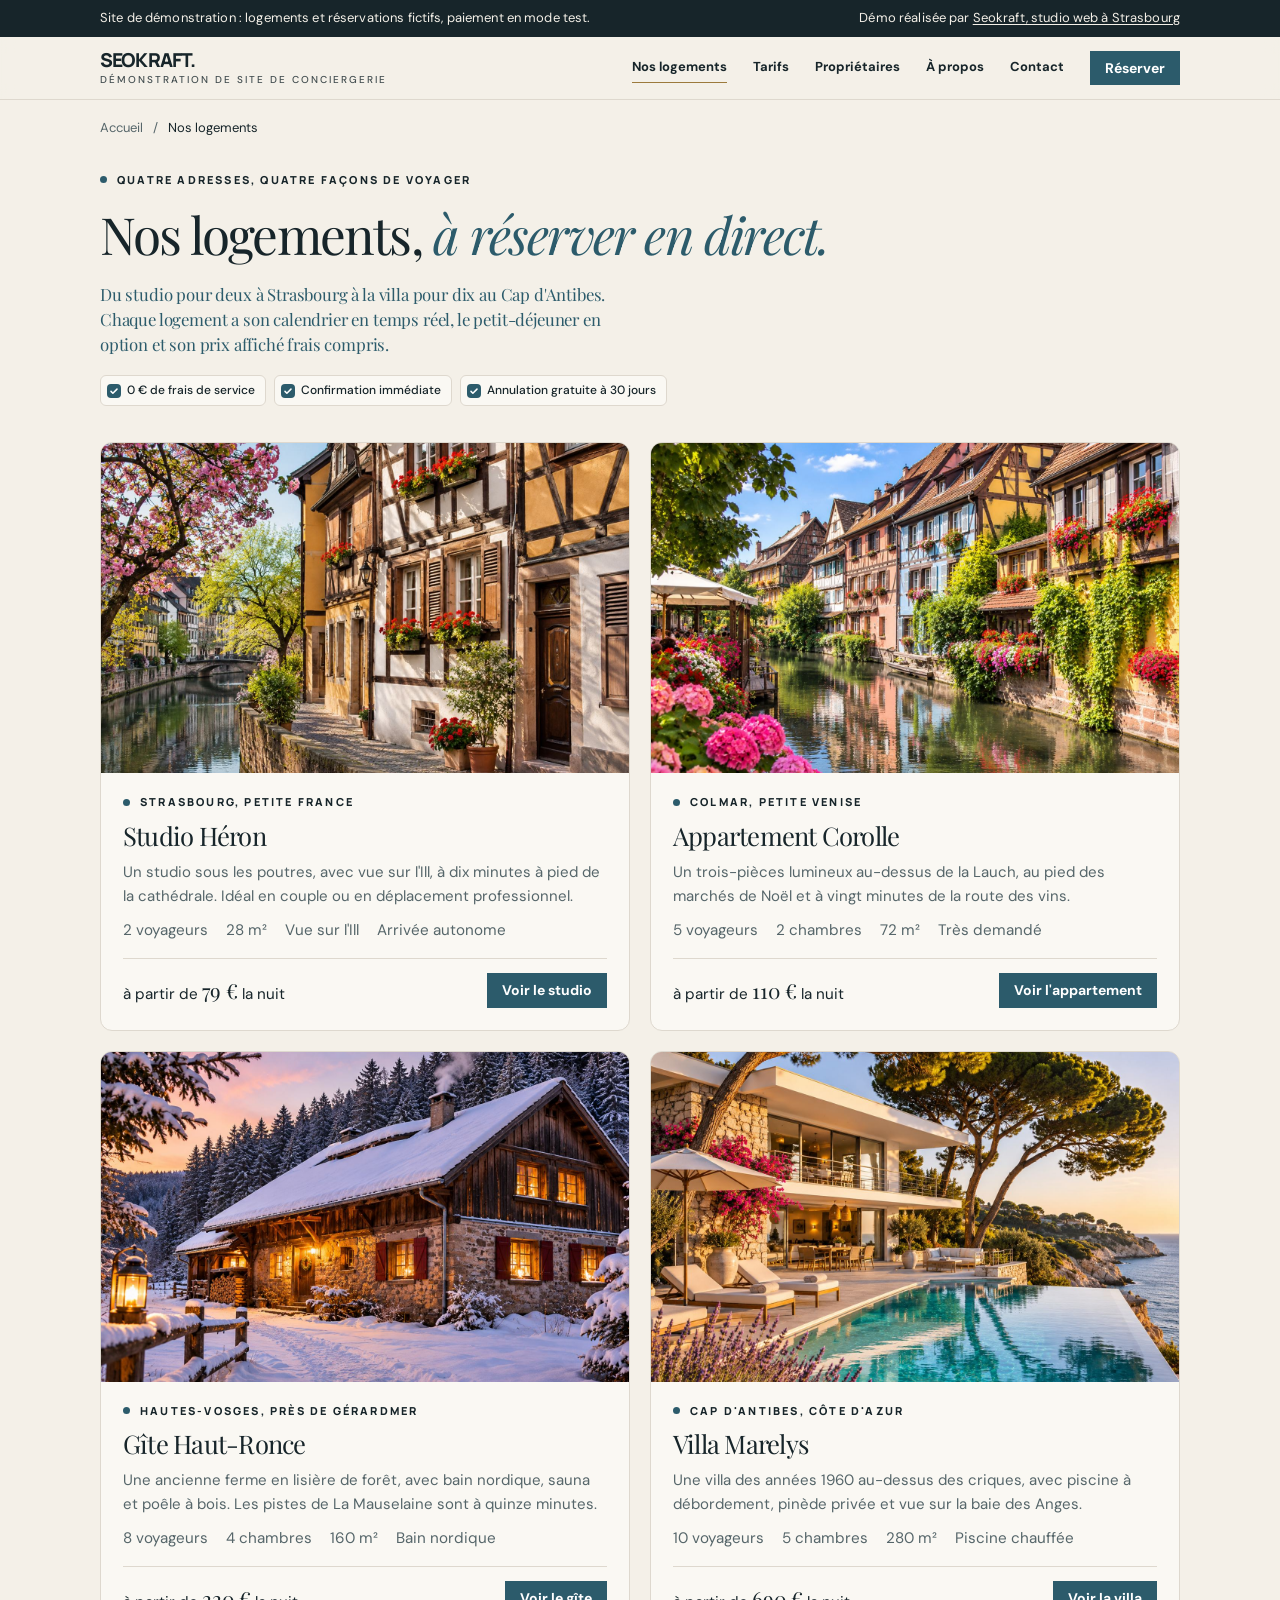
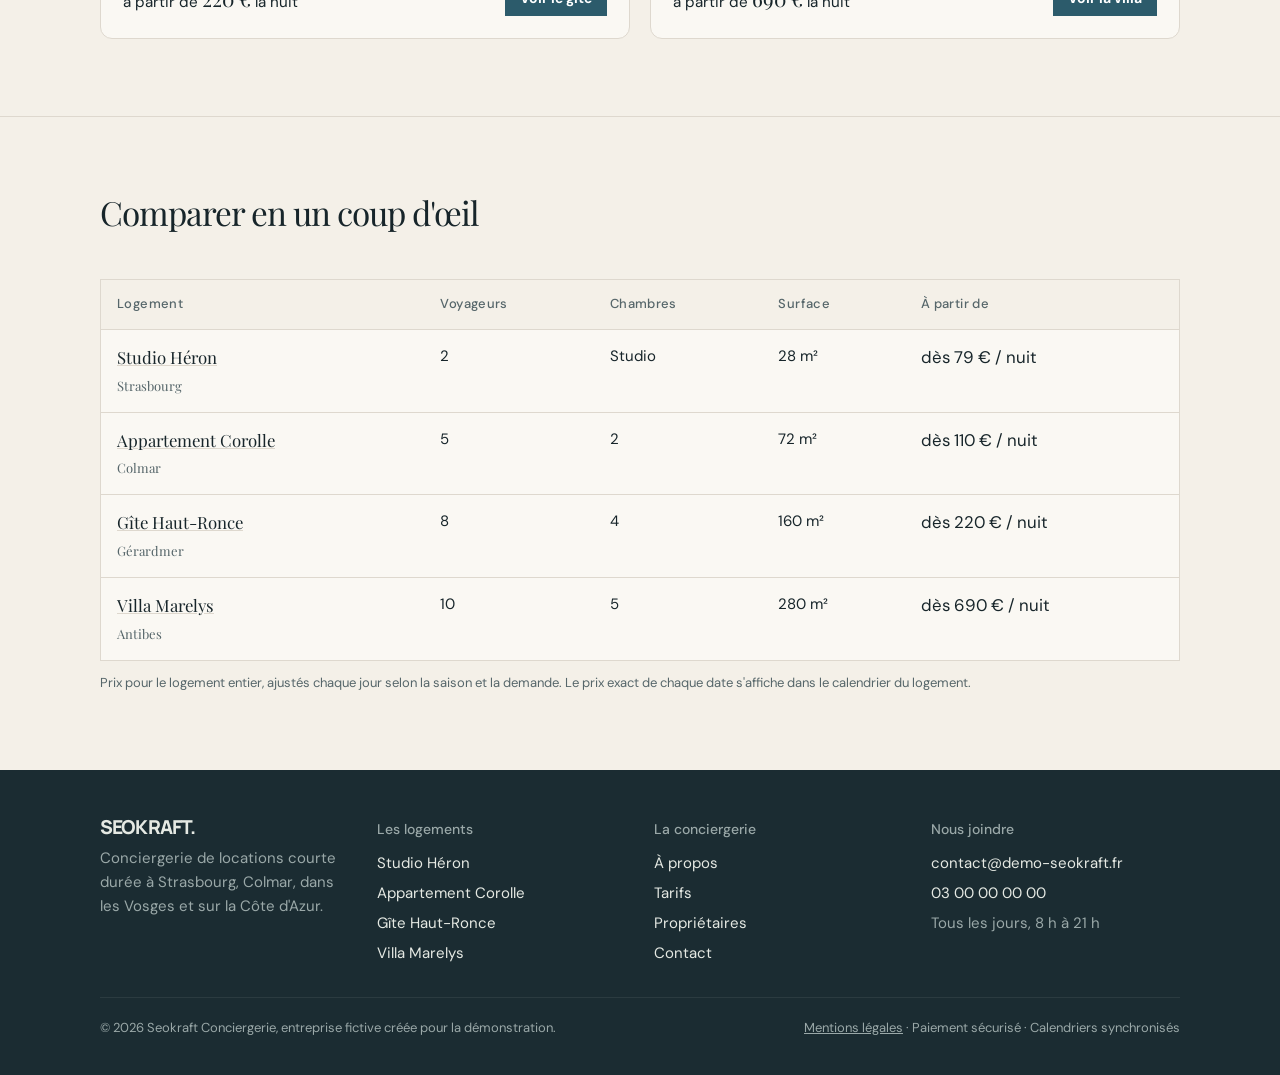
<file: logements.html>
<!doctype html>
<html lang="fr">
<head>
<meta charset="utf-8">
<meta name="viewport" content="width=device-width, initial-scale=1, viewport-fit=cover">
<title>Nos logements en Alsace, Vosges et Côte d'Azur · Seokraft</title>
<meta name="description" content="Comparez nos quatre locations : studio à Strasbourg, appartement à Colmar, gîte dans les Vosges, villa au Cap d'Antibes. Réservation en direct, sans frais.">
<meta name="robots" content="noindex, nofollow">
<link rel="canonical" href="https://demo-seokraft.fr/logements">
<meta name="theme-color" content="#F4F0E8">
<meta property="og:type" content="website">
<meta property="og:locale" content="fr_FR">
<meta property="og:site_name" content="Seokraft Conciergerie">
<meta property="og:title" content="Nos logements en Alsace, Vosges et Côte d'Azur · Seokraft">
<meta property="og:description" content="Comparez nos quatre locations : studio à Strasbourg, appartement à Colmar, gîte dans les Vosges, villa au Cap d'Antibes. Réservation en direct, sans frais.">
<meta property="og:url" content="https://demo-seokraft.fr/logements">
<meta property="og:image" content="https://demo-seokraft.fr/assets/og/logements.jpg">
<meta property="og:image:width" content="1200">
<meta property="og:image:height" content="630">
<meta name="twitter:card" content="summary_large_image">
<link rel="icon" href="/favicon.ico" sizes="32x32">
<link rel="icon" href="/assets/icons/favicon-32.png" type="image/png" sizes="32x32">
<link rel="apple-touch-icon" href="/assets/icons/apple-touch-icon.png">
<link rel="manifest" href="/site.webmanifest">
<link rel="preload" href="/assets/fonts/playfair-display-latin-400-normal.woff2" as="font" type="font/woff2" crossorigin>
<link rel="preload" href="/assets/fonts/dm-sans-latin-400-normal.woff2" as="font" type="font/woff2" crossorigin>
<link rel="preload" as="image" href="/assets/img/heron-1.jpg" fetchpriority="high">
<link rel="stylesheet" href="/assets/site.css">
<script type="application/ld+json">
{
 "@context": "https://schema.org",
 "@graph": [
  {
   "@type": "Organization",
   "@id": "https://demo-seokraft.fr/#organisation",
   "name": "Seokraft Conciergerie",
   "url": "https://demo-seokraft.fr/",
   "email": "contact@demo-seokraft.fr",
   "telephone": "+33 3 00 00 00 00",
   "areaServed": [
    "Strasbourg",
    "Colmar",
    "Gérardmer",
    "Antibes"
   ],
   "address": {
    "@type": "PostalAddress",
    "addressLocality": "Strasbourg",
    "postalCode": "67000",
    "addressCountry": "FR"
   }
  },
  {
   "@type": "WebSite",
   "@id": "https://demo-seokraft.fr/#site",
   "name": "Seokraft Conciergerie",
   "url": "https://demo-seokraft.fr/",
   "inLanguage": "fr-FR",
   "publisher": {
    "@id": "https://demo-seokraft.fr/#organisation"
   }
  },
  {
   "@type": "BreadcrumbList",
   "itemListElement": [
    {
     "@type": "ListItem",
     "position": 1,
     "name": "Accueil",
     "item": "https://demo-seokraft.fr/"
    },
    {
     "@type": "ListItem",
     "position": 2,
     "name": "Nos logements",
     "item": "https://demo-seokraft.fr/logements"
    }
   ]
  },
  {
   "@type": "ItemList",
   "itemListElement": [
    {
     "@type": "ListItem",
     "position": 1,
     "url": "https://demo-seokraft.fr/logements/studio-heron",
     "name": "Studio Héron"
    },
    {
     "@type": "ListItem",
     "position": 2,
     "url": "https://demo-seokraft.fr/logements/appartement-corolle",
     "name": "Appartement Corolle"
    },
    {
     "@type": "ListItem",
     "position": 3,
     "url": "https://demo-seokraft.fr/logements/gite-haut-ronce",
     "name": "Gîte Haut-Ronce"
    },
    {
     "@type": "ListItem",
     "position": 4,
     "url": "https://demo-seokraft.fr/logements/villa-marelys",
     "name": "Villa Marelys"
    }
   ]
  }
 ]
}
</script>
</head>
<body>
<a class="skip" href="#main">Aller au contenu</a>
<div class="demo-band"><div class="wrap"><span>Site de démonstration : logements et réservations fictifs, paiement en mode test.</span><span>Démo réalisée par <a href="https://www.seokraft.fr" rel="noopener">Seokraft, studio web à Strasbourg</a></span></div></div>
<header class="site-head"><div class="wrap">
  <a class="brand" href="/" aria-label="Seokraft, démonstration de site de conciergerie : accueil"><span class="brand-name">Seokraft.</span><span class="brand-sub">Démonstration de site de conciergerie</span></a>
  <button class="menu-toggle" type="button" aria-expanded="false" aria-controls="nav">Menu</button>
  <nav class="nav" id="nav" aria-label="Navigation principale"><a href="/logements" aria-current="page" data-nav-page="logements">Nos logements</a><a href="/tarifs" data-nav-page="tarifs">Tarifs</a><a href="/proprietaires" data-nav-page="proprietaires">Propriétaires</a><a href="/a-propos" data-nav-page="a-propos">À propos</a><a href="/contact" data-nav-page="contact">Contact</a><a class="btn small" href="/logements">Réserver</a></nav>
</div></header>
<main id="main">
<nav class="wrap crumbs" aria-label="Fil d'Ariane"><a href="/">Accueil</a><span aria-hidden="true">/</span><span aria-current="page">Nos logements</span></nav>

<section class="wrap page-head" style="padding-top:clamp(16px,3vw,32px)">
  <p class="place">Quatre adresses, quatre façons de voyager</p>
  <h1>Nos logements, <em>à réserver en direct.</em></h1>
  <p class="lede">Du studio pour deux à Strasbourg à la villa pour dix au Cap d'Antibes. Chaque logement a son calendrier en temps réel, le petit-déjeuner en option et son prix affiché frais compris.</p>
  <ul class="ticks"><li>0 € de frais de service</li><li>Confirmation immédiate</li><li>Annulation gratuite à 30 jours</li></ul>
</section>

<section class="block" style="padding-top:0">
  <div class="wrap catalog">
    <article class="cat-card">
      <a class="cat-img" href="/logements/studio-heron" tabindex="-1" aria-hidden="true"><div class="plate" data-img="heron-1" data-plate="ville" data-time="jour" aria-label="Façade à colombages du Studio Héron au bord de l'eau"></div></a>
      <div class="cat-body">
        <p class="place">Strasbourg, Petite France</p>
        <h2><a href="/logements/studio-heron">Studio Héron</a></h2>
        <p class="muted">Un studio sous les poutres, avec vue sur l'Ill, à dix minutes à pied de la cathédrale. Idéal en couple ou en déplacement professionnel.</p>
        <ul class="facts"><li>2 voyageurs</li><li>28 m²</li><li>Vue sur l'Ill</li><li>Arrivée autonome</li></ul>
        <div class="cat-foot"><p class="from">à partir de <strong class="num">79 €</strong> la nuit</p><a class="btn small" href="/logements/studio-heron">Voir le studio</a></div>
      </div>
    </article>
    <article class="cat-card">
      <a class="cat-img" href="/logements/appartement-corolle" tabindex="-1" aria-hidden="true"><div class="plate" data-img="corolle-1" data-plate="ville" data-time="colmar" aria-label="Maisons colorées de la Petite Venise à Colmar"></div></a>
      <div class="cat-body">
        <p class="place">Colmar, Petite Venise</p>
        <h2><a href="/logements/appartement-corolle">Appartement Corolle</a></h2>
        <p class="muted">Un trois-pièces lumineux au-dessus de la Lauch, au pied des marchés de Noël et à vingt minutes de la route des vins.</p>
        <ul class="facts"><li>5 voyageurs</li><li>2 chambres</li><li>72 m²</li><li>Très demandé</li></ul>
        <div class="cat-foot"><p class="from">à partir de <strong class="num">110 €</strong> la nuit</p><a class="btn small" href="/logements/appartement-corolle">Voir l'appartement</a></div>
      </div>
    </article>
    <article class="cat-card">
      <a class="cat-img" href="/logements/gite-haut-ronce" tabindex="-1" aria-hidden="true"><div class="plate" data-img="hautronce-1" data-plate="vosges" data-time="neige" aria-label="Le Gîte Haut-Ronce sous la neige, fenêtres éclairées"></div></a>
      <div class="cat-body">
        <p class="place">Hautes-Vosges, près de Gérardmer</p>
        <h2><a href="/logements/gite-haut-ronce">Gîte Haut-Ronce</a></h2>
        <p class="muted">Une ancienne ferme en lisière de forêt, avec bain nordique, sauna et poêle à bois. Les pistes de La Mauselaine sont à quinze minutes.</p>
        <ul class="facts"><li>8 voyageurs</li><li>4 chambres</li><li>160 m²</li><li>Bain nordique</li></ul>
        <div class="cat-foot"><p class="from">à partir de <strong class="num">220 €</strong> la nuit</p><a class="btn small" href="/logements/gite-haut-ronce">Voir le gîte</a></div>
      </div>
    </article>
    <article class="cat-card">
      <a class="cat-img" href="/logements/villa-marelys" tabindex="-1" aria-hidden="true"><div class="plate" data-img="marelys-1" data-plate="mer" data-time="jour" aria-label="Villa Marelys et sa piscine à débordement au-dessus de la mer"></div></a>
      <div class="cat-body">
        <p class="place">Cap d'Antibes, Côte d'Azur</p>
        <h2><a href="/logements/villa-marelys">Villa Marelys</a></h2>
        <p class="muted">Une villa des années 1960 au-dessus des criques, avec piscine à débordement, pinède privée et vue sur la baie des Anges.</p>
        <ul class="facts"><li>10 voyageurs</li><li>5 chambres</li><li>280 m²</li><li>Piscine chauffée</li></ul>
        <div class="cat-foot"><p class="from">à partir de <strong class="num">690 €</strong> la nuit</p><a class="btn small" href="/logements/villa-marelys">Voir la villa</a></div>
      </div>
    </article>
  </div>
</section>

<section class="block">
  <div class="wrap">
    <div class="section-head"><h2>Comparer en un coup d'œil</h2></div>
    <div class="table-wrap">
      <table>
        <thead><tr><th scope="col">Logement</th><th scope="col">Voyageurs</th><th scope="col">Chambres</th><th scope="col">Surface</th><th scope="col">À partir de</th></tr></thead>
        <tbody>
          <tr><th scope="row"><a href="/logements/studio-heron">Studio Héron</a><br><span class="note">Strasbourg</span></th><td>2</td><td>Studio</td><td>28 m²</td><td class="price">dès 79 € / nuit</td></tr>
          <tr><th scope="row"><a href="/logements/appartement-corolle">Appartement Corolle</a><br><span class="note">Colmar</span></th><td>5</td><td>2</td><td>72 m²</td><td class="price">dès 110 € / nuit</td></tr>
          <tr><th scope="row"><a href="/logements/gite-haut-ronce">Gîte Haut-Ronce</a><br><span class="note">Gérardmer</span></th><td>8</td><td>4</td><td>160 m²</td><td class="price">dès 220 € / nuit</td></tr>
          <tr><th scope="row"><a href="/logements/villa-marelys">Villa Marelys</a><br><span class="note">Antibes</span></th><td>10</td><td>5</td><td>280 m²</td><td class="price">dès 690 € / nuit</td></tr>
        </tbody>
      </table>
    </div>
    <p class="note" style="margin-top:12px">Prix pour le logement entier, ajustés chaque jour selon la saison et la demande. Le prix exact de chaque date s'affiche dans le calendrier du logement.</p>
  </div>
</section>

</main>
<footer class="site-foot"><div class="wrap">
  <div class="foot-cols">
    <div><p class="brand-name">Seokraft.</p><p class="muted" style="max-width:32ch;margin-top:8px">Conciergerie de locations courte durée à Strasbourg, Colmar, dans les Vosges et sur la Côte d'Azur.</p></div>
    <div><h4>Les logements</h4><ul><li><a href="/logements/studio-heron">Studio Héron</a></li><li><a href="/logements/appartement-corolle">Appartement Corolle</a></li><li><a href="/logements/gite-haut-ronce">Gîte Haut-Ronce</a></li><li><a href="/logements/villa-marelys">Villa Marelys</a></li></ul></div>
    <div><h4>La conciergerie</h4><ul><li><a href="/a-propos">À propos</a></li><li><a href="/tarifs">Tarifs</a></li><li><a href="/proprietaires">Propriétaires</a></li><li><a href="/contact">Contact</a></li></ul></div>
    <div><h4>Nous joindre</h4><ul><li>contact@demo-seokraft.fr</li><li class="num">03 00 00 00 00</li><li class="muted">Tous les jours, 8 h à 21 h</li></ul></div>
  </div>
  <div class="foot-legal"><span>© <span data-year>2026</span> Seokraft Conciergerie, entreprise fictive créée pour la démonstration.</span><span><a href="/mentions-legales">Mentions légales</a> · Paiement sécurisé · Calendriers synchronisés</span></div>
</div></footer>
<script src="/assets/img-map.js" defer></script>
<script src="/assets/plates.js" defer></script>
<script src="/assets/site.js" defer></script>
</body>
</html>
</file>
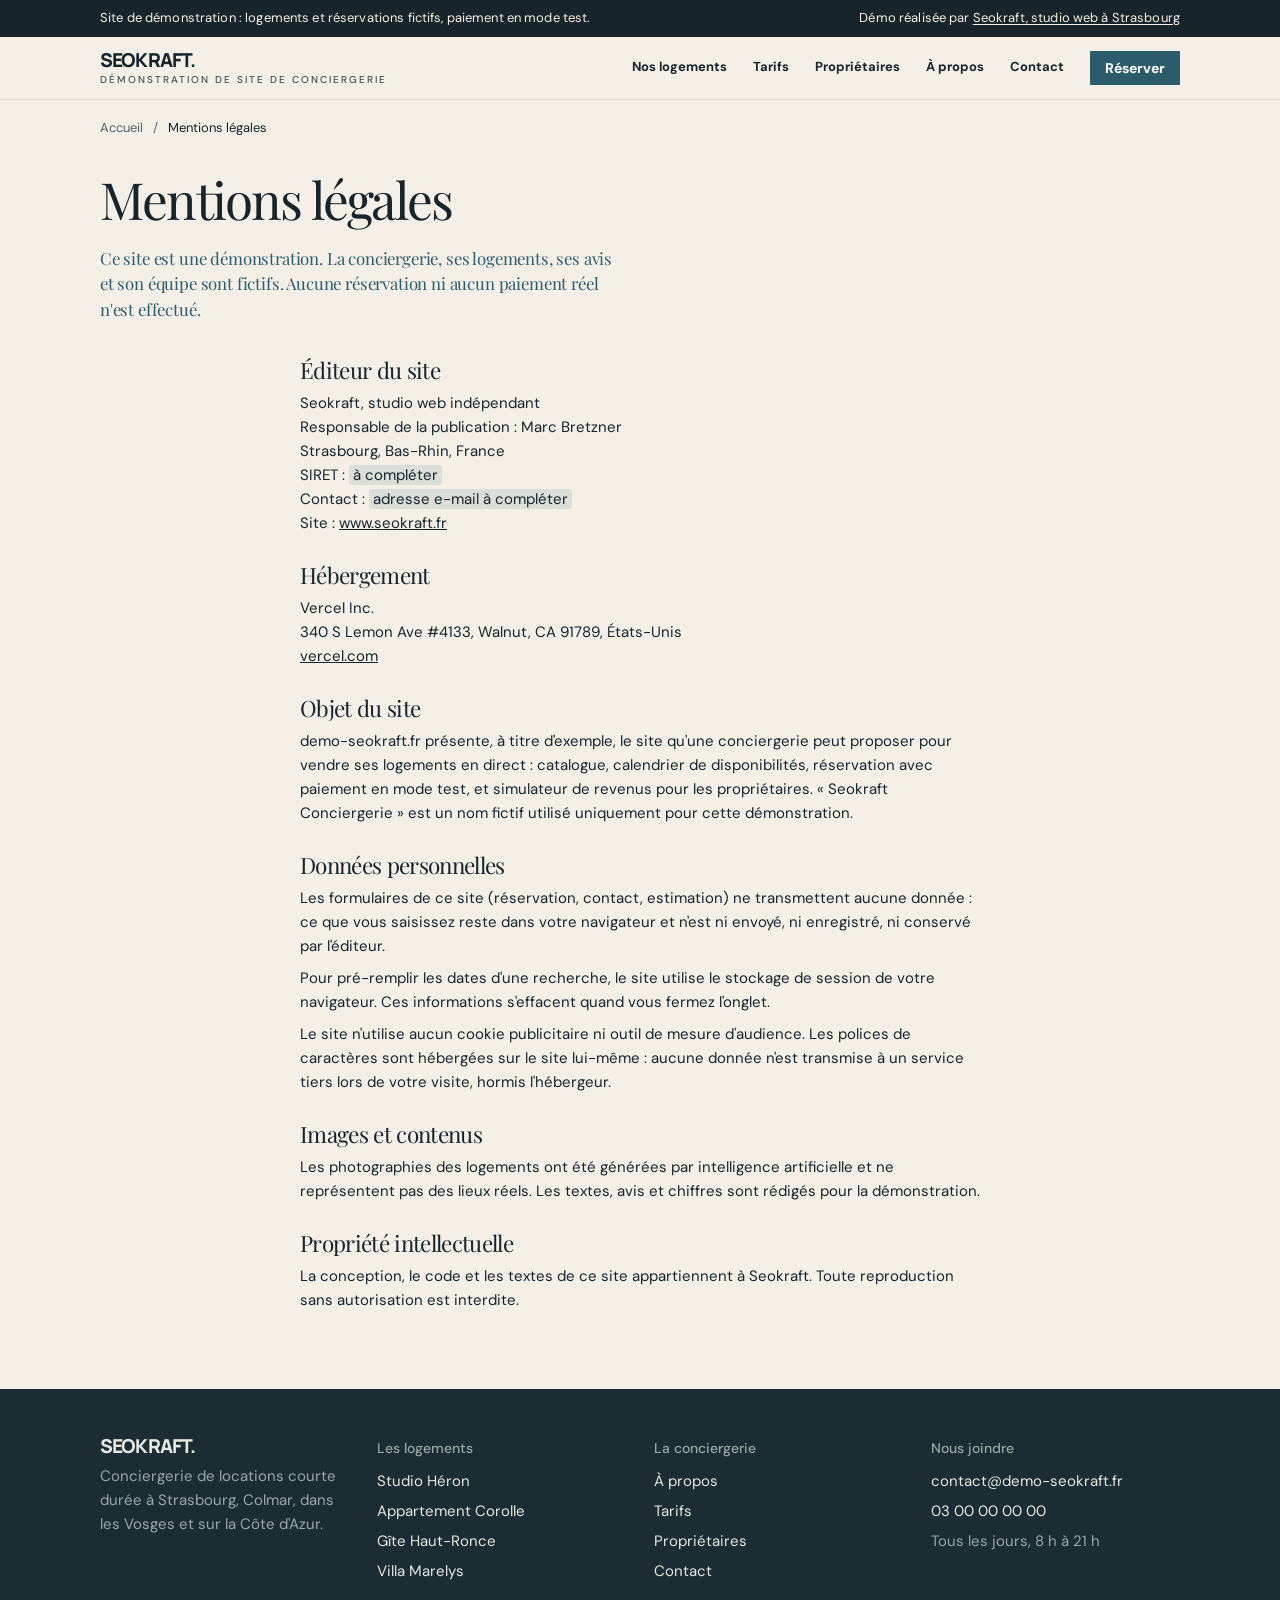
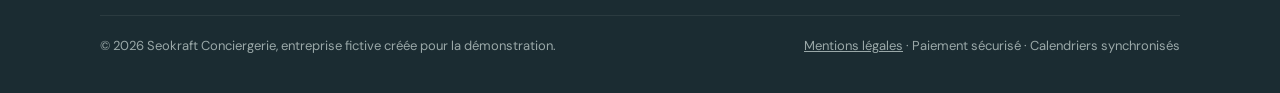
<file: mentions-legales.html>
<!doctype html>
<html lang="fr">
<head>
<meta charset="utf-8">
<meta name="viewport" content="width=device-width, initial-scale=1, viewport-fit=cover">
<title>Mentions légales · Seokraft Conciergerie</title>
<meta name="description" content="Mentions légales et données personnelles du site de démonstration demo-seokraft.fr, édité par Seokraft, studio web à Strasbourg.">
<meta name="robots" content="noindex, nofollow">
<link rel="canonical" href="https://demo-seokraft.fr/mentions-legales">
<meta name="theme-color" content="#F4F0E8">
<meta property="og:type" content="website">
<meta property="og:locale" content="fr_FR">
<meta property="og:site_name" content="Seokraft Conciergerie">
<meta property="og:title" content="Mentions légales · Seokraft Conciergerie">
<meta property="og:description" content="Mentions légales et données personnelles du site de démonstration demo-seokraft.fr, édité par Seokraft, studio web à Strasbourg.">
<meta property="og:url" content="https://demo-seokraft.fr/mentions-legales">
<meta property="og:image" content="https://demo-seokraft.fr/assets/og/accueil.jpg">
<meta property="og:image:width" content="1200">
<meta property="og:image:height" content="630">
<meta name="twitter:card" content="summary_large_image">
<link rel="icon" href="/favicon.ico" sizes="32x32">
<link rel="icon" href="/assets/icons/favicon-32.png" type="image/png" sizes="32x32">
<link rel="apple-touch-icon" href="/assets/icons/apple-touch-icon.png">
<link rel="manifest" href="/site.webmanifest">
<link rel="preload" href="/assets/fonts/playfair-display-latin-400-normal.woff2" as="font" type="font/woff2" crossorigin>
<link rel="preload" href="/assets/fonts/dm-sans-latin-400-normal.woff2" as="font" type="font/woff2" crossorigin>

<link rel="stylesheet" href="/assets/site.css">
<script type="application/ld+json">
{
 "@context": "https://schema.org",
 "@graph": [
  {
   "@type": "Organization",
   "@id": "https://demo-seokraft.fr/#organisation",
   "name": "Seokraft Conciergerie",
   "url": "https://demo-seokraft.fr/",
   "email": "contact@demo-seokraft.fr",
   "telephone": "+33 3 00 00 00 00",
   "areaServed": [
    "Strasbourg",
    "Colmar",
    "Gérardmer",
    "Antibes"
   ],
   "address": {
    "@type": "PostalAddress",
    "addressLocality": "Strasbourg",
    "postalCode": "67000",
    "addressCountry": "FR"
   }
  },
  {
   "@type": "WebSite",
   "@id": "https://demo-seokraft.fr/#site",
   "name": "Seokraft Conciergerie",
   "url": "https://demo-seokraft.fr/",
   "inLanguage": "fr-FR",
   "publisher": {
    "@id": "https://demo-seokraft.fr/#organisation"
   }
  },
  {
   "@type": "BreadcrumbList",
   "itemListElement": [
    {
     "@type": "ListItem",
     "position": 1,
     "name": "Accueil",
     "item": "https://demo-seokraft.fr/"
    },
    {
     "@type": "ListItem",
     "position": 2,
     "name": "Mentions légales",
     "item": "https://demo-seokraft.fr/mentions-legales"
    }
   ]
  }
 ]
}
</script>
</head>
<body>
<a class="skip" href="#main">Aller au contenu</a>
<div class="demo-band"><div class="wrap"><span>Site de démonstration : logements et réservations fictifs, paiement en mode test.</span><span>Démo réalisée par <a href="https://www.seokraft.fr" rel="noopener">Seokraft, studio web à Strasbourg</a></span></div></div>
<header class="site-head"><div class="wrap">
  <a class="brand" href="/" aria-label="Seokraft, démonstration de site de conciergerie : accueil"><span class="brand-name">Seokraft.</span><span class="brand-sub">Démonstration de site de conciergerie</span></a>
  <button class="menu-toggle" type="button" aria-expanded="false" aria-controls="nav">Menu</button>
  <nav class="nav" id="nav" aria-label="Navigation principale"><a href="/logements" data-nav-page="logements">Nos logements</a><a href="/tarifs" data-nav-page="tarifs">Tarifs</a><a href="/proprietaires" data-nav-page="proprietaires">Propriétaires</a><a href="/a-propos" data-nav-page="a-propos">À propos</a><a href="/contact" data-nav-page="contact">Contact</a><a class="btn small" href="/logements">Réserver</a></nav>
</div></header>
<main id="main">
<nav class="wrap crumbs" aria-label="Fil d'Ariane"><a href="/">Accueil</a><span aria-hidden="true">/</span><span aria-current="page">Mentions légales</span></nav>

<section class="wrap page-head" style="padding-top:clamp(16px,3vw,32px)">
  <h1>Mentions légales</h1>
  <p class="lede">Ce site est une démonstration. La conciergerie, ses logements, ses avis et son équipe sont fictifs. Aucune réservation ni aucun paiement réel n'est effectué.</p>
</section>

<section class="block" style="padding-top:0">
  <div class="wrap legal">
    <section>
      <h2>Éditeur du site</h2>
      <p>Seokraft, studio web indépendant<br>
      Responsable de la publication : Marc Bretzner<br>
      Strasbourg, Bas-Rhin, France<br>
      SIRET : <span class="todo">à compléter</span><br>
      Contact : <span class="todo">adresse e-mail à compléter</span><br>
      Site : <a href="https://www.seokraft.fr" rel="noopener">www.seokraft.fr</a></p>
    </section>

    <section>
      <h2>Hébergement</h2>
      <p>Vercel Inc.<br>340 S Lemon Ave #4133, Walnut, CA 91789, États-Unis<br><a href="https://vercel.com" rel="noopener">vercel.com</a></p>
    </section>

    <section>
      <h2>Objet du site</h2>
      <p>demo-seokraft.fr présente, à titre d'exemple, le site qu'une conciergerie peut proposer pour vendre ses logements en direct : catalogue, calendrier de disponibilités, réservation avec paiement en mode test, et simulateur de revenus pour les propriétaires. « Seokraft Conciergerie » est un nom fictif utilisé uniquement pour cette démonstration.</p>
    </section>

    <section>
      <h2>Données personnelles</h2>
      <p>Les formulaires de ce site (réservation, contact, estimation) ne transmettent aucune donnée : ce que vous saisissez reste dans votre navigateur et n'est ni envoyé, ni enregistré, ni conservé par l'éditeur.</p>
      <p>Pour pré-remplir les dates d'une recherche, le site utilise le stockage de session de votre navigateur. Ces informations s'effacent quand vous fermez l'onglet.</p>
      <p>Le site n'utilise aucun cookie publicitaire ni outil de mesure d'audience. Les polices de caractères sont hébergées sur le site lui-même : aucune donnée n'est transmise à un service tiers lors de votre visite, hormis l'hébergeur.</p>
    </section>

    <section>
      <h2>Images et contenus</h2>
      <p>Les photographies des logements ont été générées par intelligence artificielle et ne représentent pas des lieux réels. Les textes, avis et chiffres sont rédigés pour la démonstration.</p>
    </section>

    <section>
      <h2>Propriété intellectuelle</h2>
      <p>La conception, le code et les textes de ce site appartiennent à Seokraft. Toute reproduction sans autorisation est interdite.</p>
    </section>
  </div>
</section>

</main>
<footer class="site-foot"><div class="wrap">
  <div class="foot-cols">
    <div><p class="brand-name">Seokraft.</p><p class="muted" style="max-width:32ch;margin-top:8px">Conciergerie de locations courte durée à Strasbourg, Colmar, dans les Vosges et sur la Côte d'Azur.</p></div>
    <div><h4>Les logements</h4><ul><li><a href="/logements/studio-heron">Studio Héron</a></li><li><a href="/logements/appartement-corolle">Appartement Corolle</a></li><li><a href="/logements/gite-haut-ronce">Gîte Haut-Ronce</a></li><li><a href="/logements/villa-marelys">Villa Marelys</a></li></ul></div>
    <div><h4>La conciergerie</h4><ul><li><a href="/a-propos">À propos</a></li><li><a href="/tarifs">Tarifs</a></li><li><a href="/proprietaires">Propriétaires</a></li><li><a href="/contact">Contact</a></li></ul></div>
    <div><h4>Nous joindre</h4><ul><li>contact@demo-seokraft.fr</li><li class="num">03 00 00 00 00</li><li class="muted">Tous les jours, 8 h à 21 h</li></ul></div>
  </div>
  <div class="foot-legal"><span>© <span data-year>2026</span> Seokraft Conciergerie, entreprise fictive créée pour la démonstration.</span><span><a href="/mentions-legales">Mentions légales</a> · Paiement sécurisé · Calendriers synchronisés</span></div>
</div></footer>
<script src="/assets/img-map.js" defer></script>
<script src="/assets/plates.js" defer></script>
<script src="/assets/site.js" defer></script>
</body>
</html>
</file>
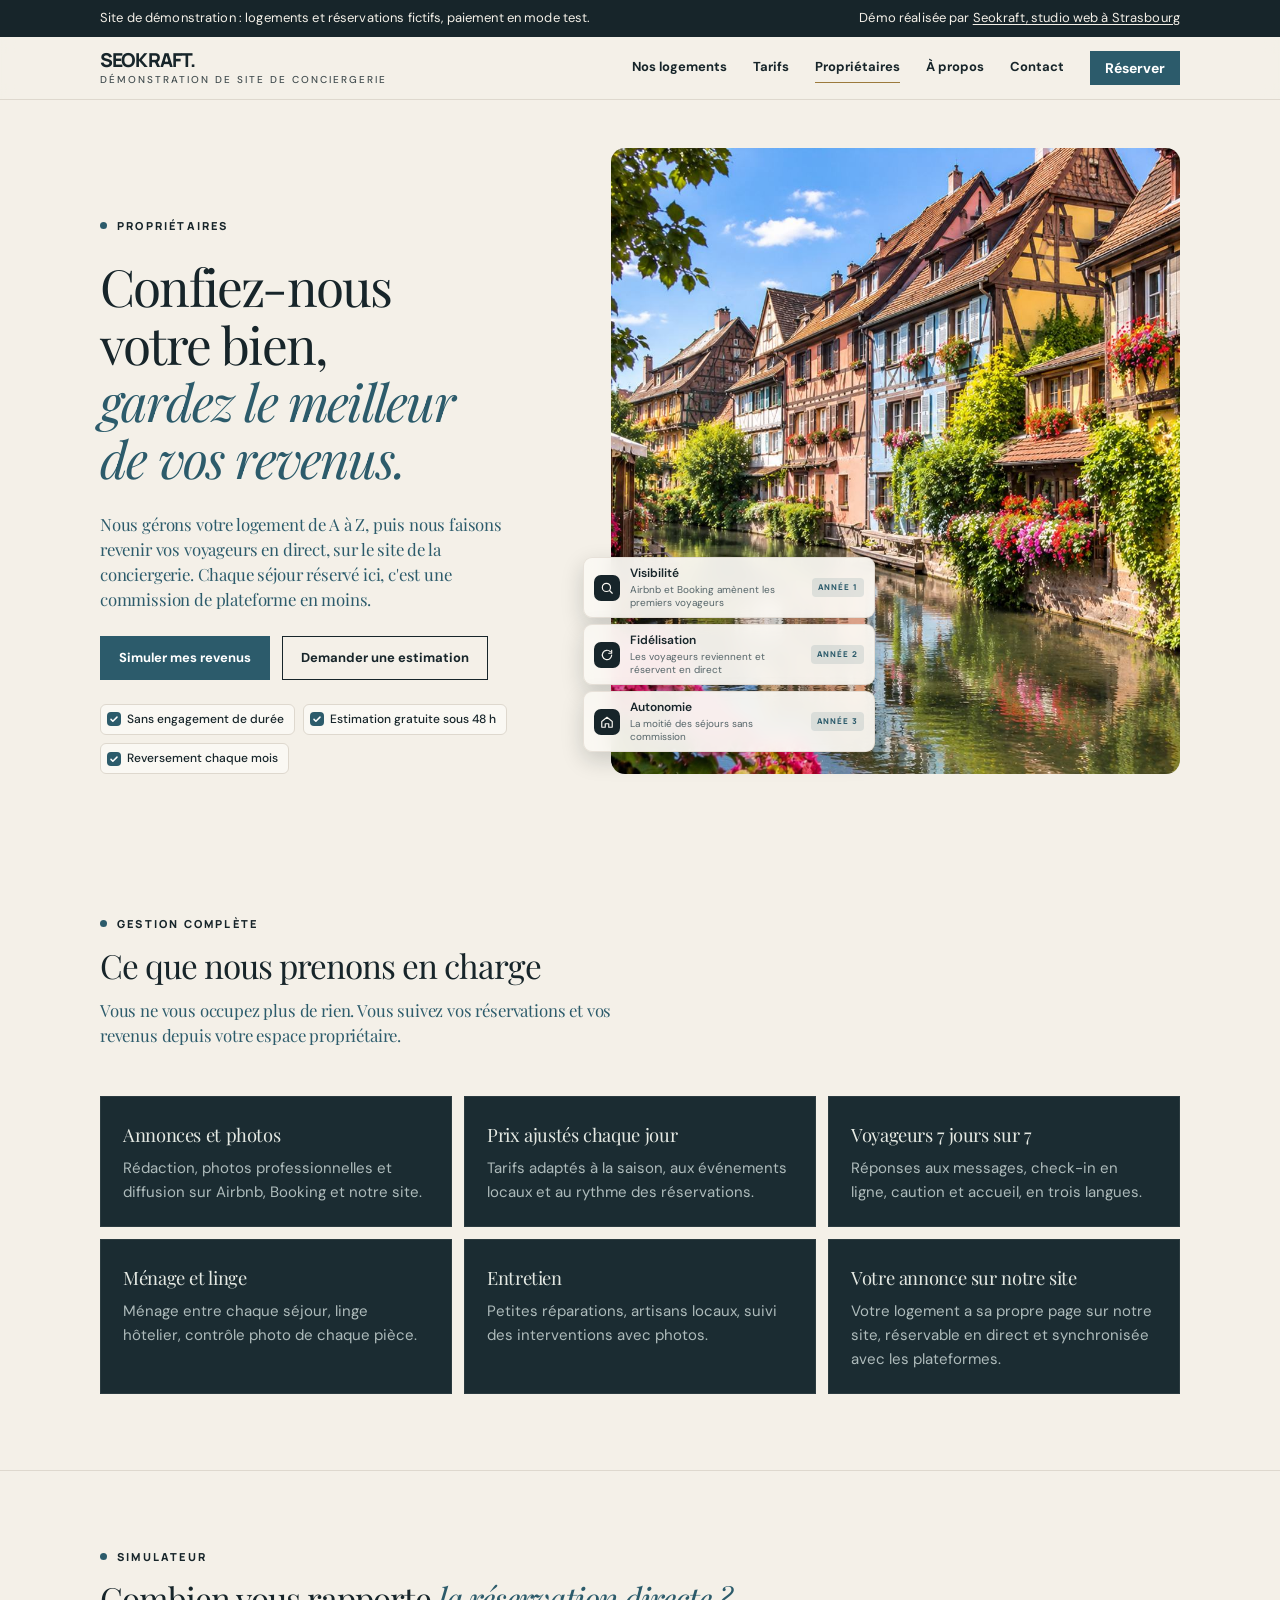
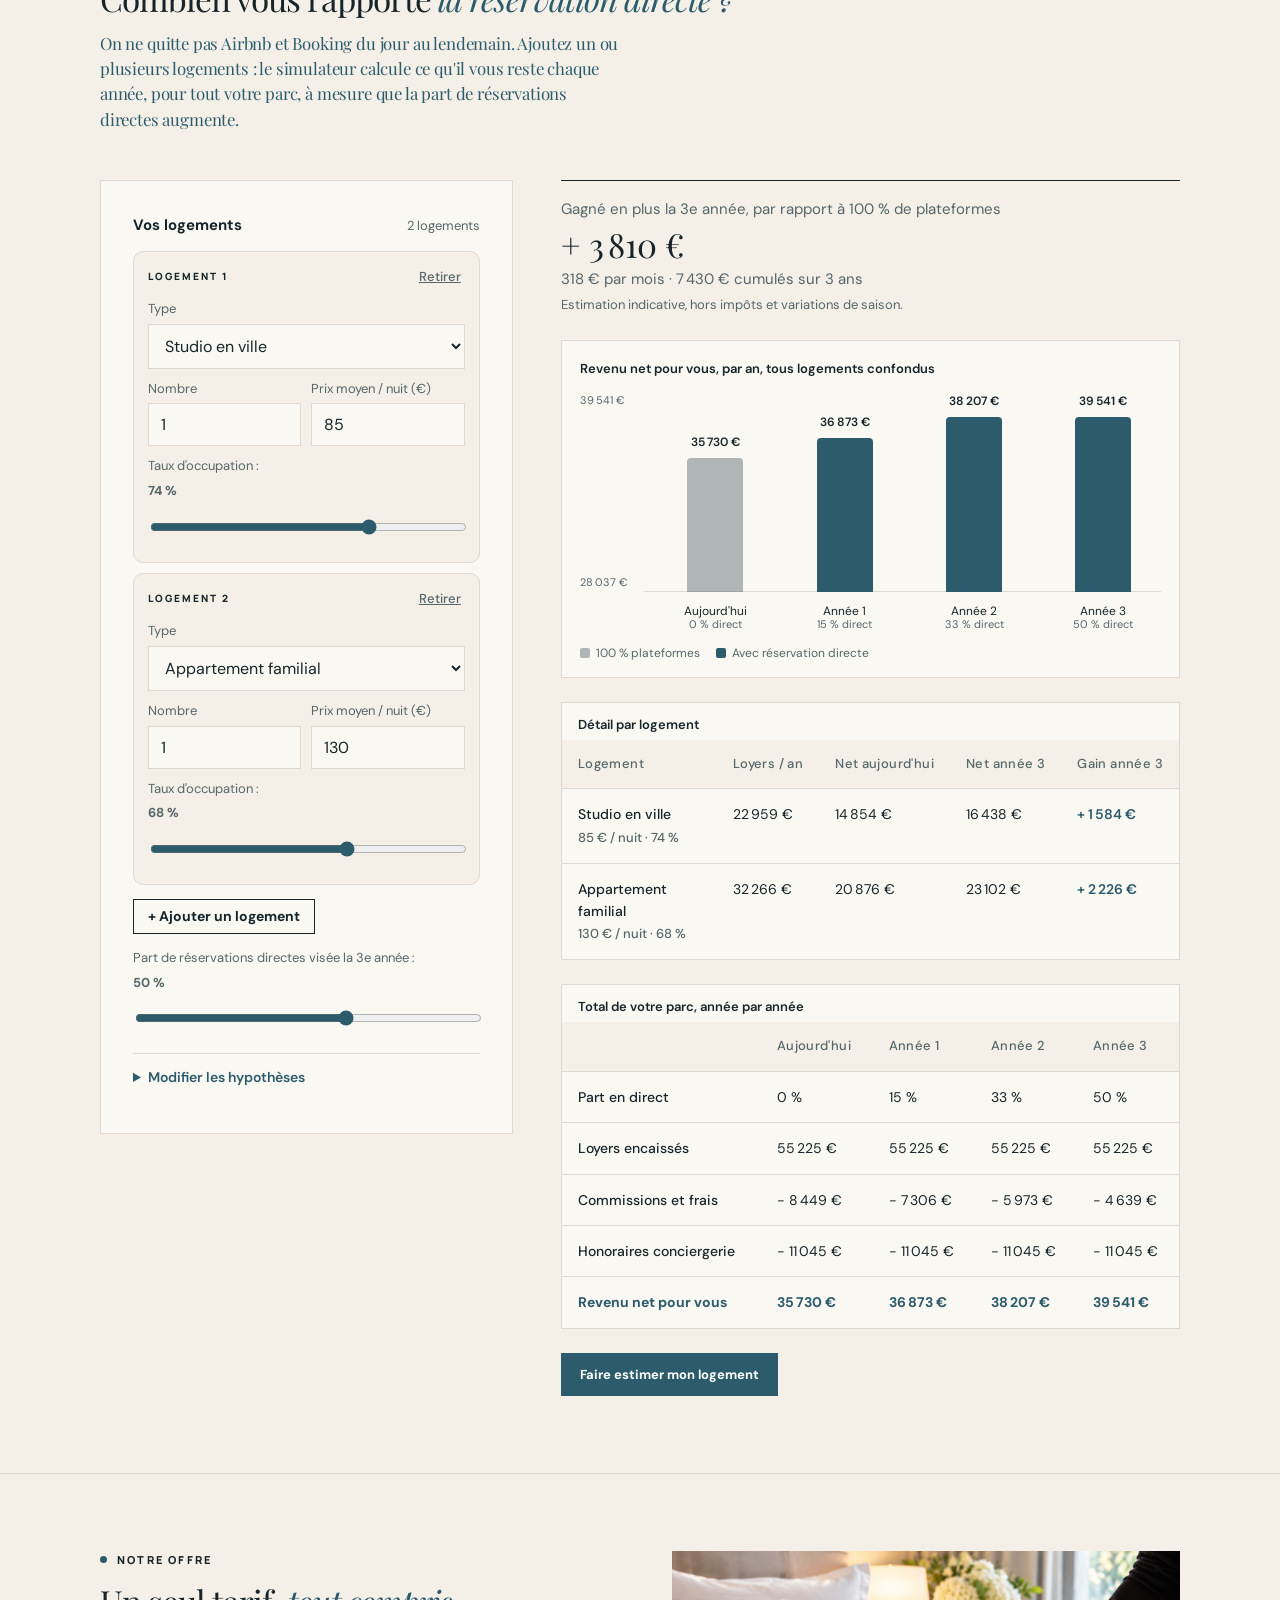
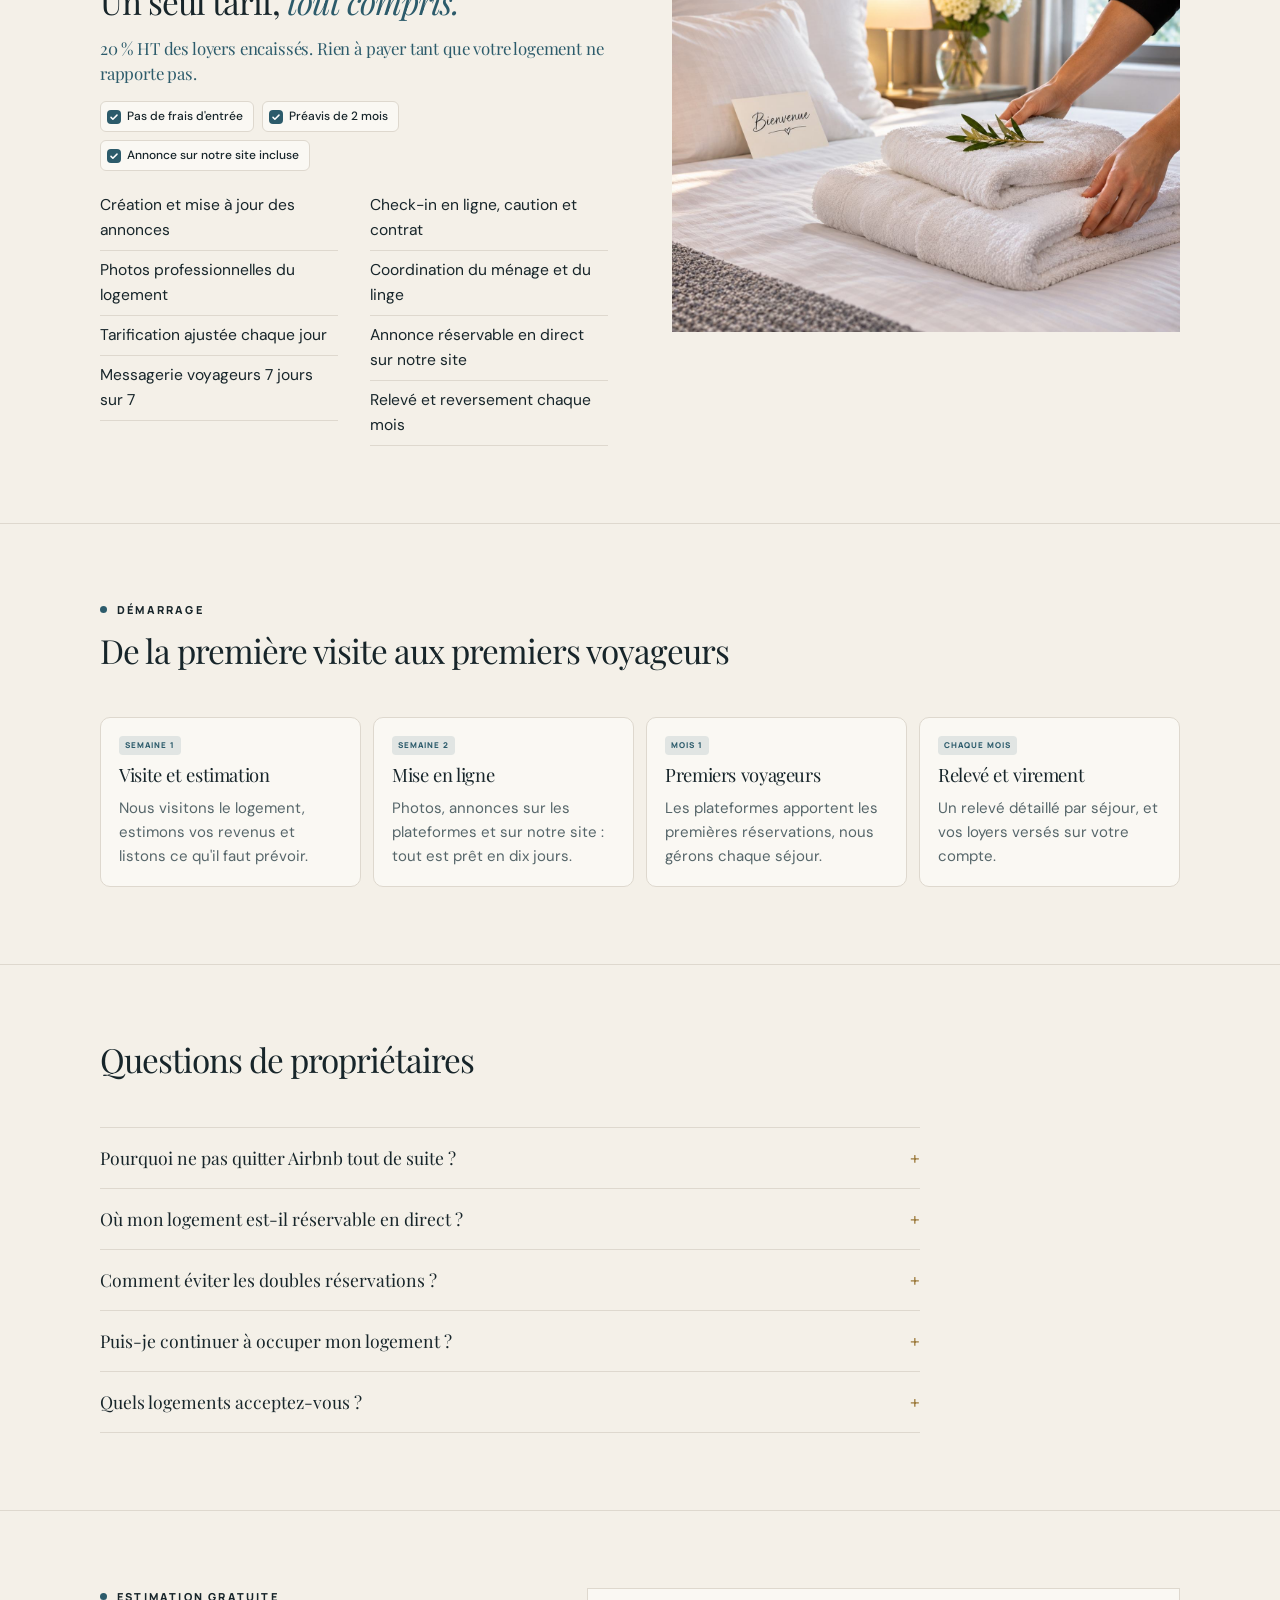
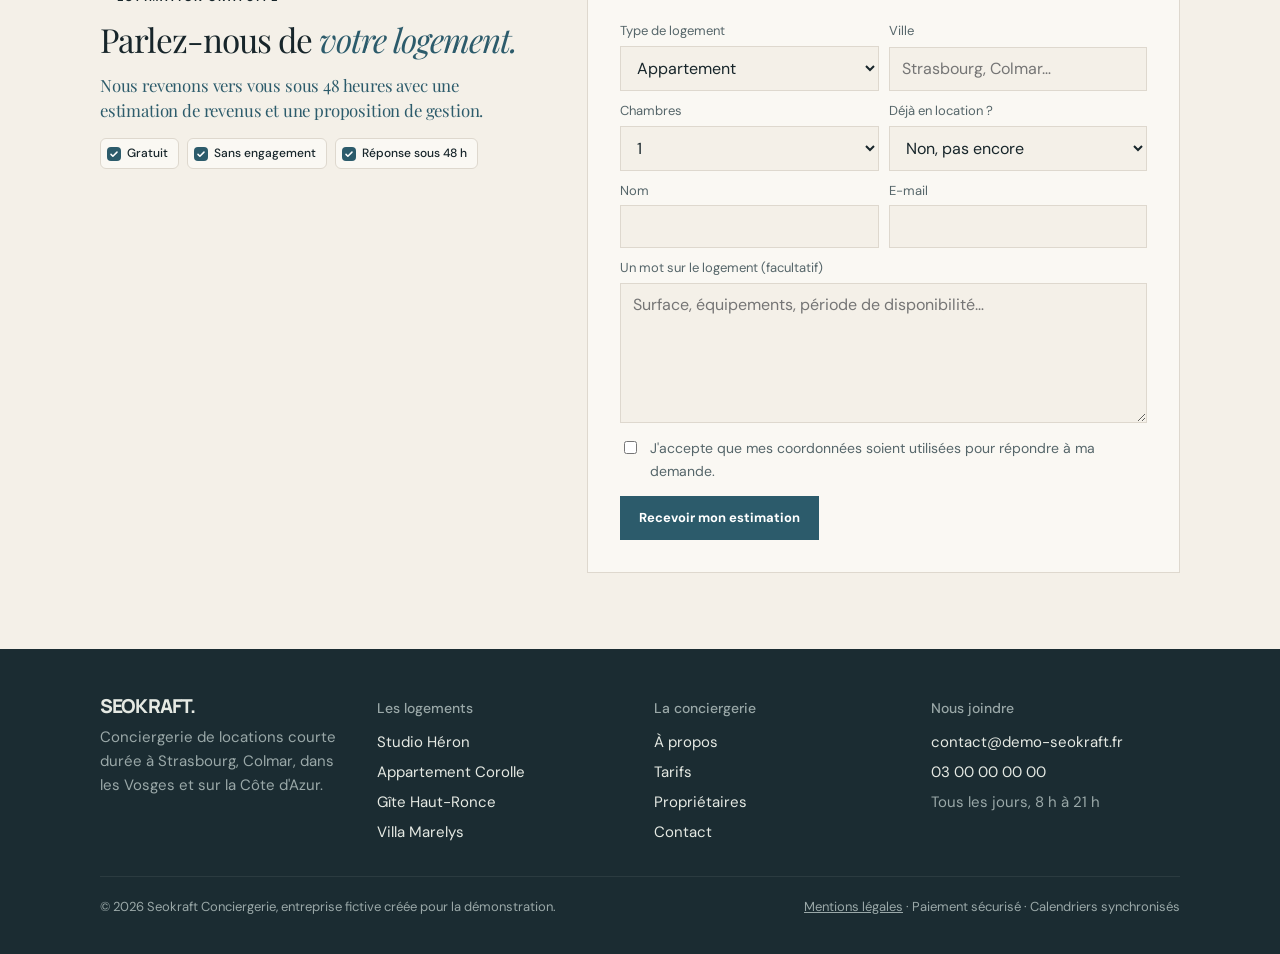
<file: proprietaires.html>
<!doctype html>
<html lang="fr">
<head>
<meta charset="utf-8">
<meta name="viewport" content="width=device-width, initial-scale=1, viewport-fit=cover">
<title>Conciergerie pour propriétaires à Strasbourg · Seokraft</title>
<meta name="description" content="Confiez votre location courte durée : gestion complète, annonce en direct sur notre site et simulateur de revenus pour réduire vos commissions Airbnb et Booking.">
<meta name="robots" content="noindex, nofollow">
<link rel="canonical" href="https://demo-seokraft.fr/proprietaires">
<meta name="theme-color" content="#F4F0E8">
<meta property="og:type" content="website">
<meta property="og:locale" content="fr_FR">
<meta property="og:site_name" content="Seokraft Conciergerie">
<meta property="og:title" content="Conciergerie pour propriétaires à Strasbourg · Seokraft">
<meta property="og:description" content="Confiez votre location courte durée : gestion complète, annonce en direct sur notre site et simulateur de revenus pour réduire vos commissions Airbnb et Booking.">
<meta property="og:url" content="https://demo-seokraft.fr/proprietaires">
<meta property="og:image" content="https://demo-seokraft.fr/assets/og/proprietaires.jpg">
<meta property="og:image:width" content="1200">
<meta property="og:image:height" content="630">
<meta name="twitter:card" content="summary_large_image">
<link rel="icon" href="/favicon.ico" sizes="32x32">
<link rel="icon" href="/assets/icons/favicon-32.png" type="image/png" sizes="32x32">
<link rel="apple-touch-icon" href="/assets/icons/apple-touch-icon.png">
<link rel="manifest" href="/site.webmanifest">
<link rel="preload" href="/assets/fonts/playfair-display-latin-400-normal.woff2" as="font" type="font/woff2" crossorigin>
<link rel="preload" href="/assets/fonts/dm-sans-latin-400-normal.woff2" as="font" type="font/woff2" crossorigin>
<link rel="preload" as="image" href="/assets/img/corolle-1.jpg" fetchpriority="high">
<link rel="stylesheet" href="/assets/site.css">
<script type="application/ld+json">
{
 "@context": "https://schema.org",
 "@graph": [
  {
   "@type": "Organization",
   "@id": "https://demo-seokraft.fr/#organisation",
   "name": "Seokraft Conciergerie",
   "url": "https://demo-seokraft.fr/",
   "email": "contact@demo-seokraft.fr",
   "telephone": "+33 3 00 00 00 00",
   "areaServed": [
    "Strasbourg",
    "Colmar",
    "Gérardmer",
    "Antibes"
   ],
   "address": {
    "@type": "PostalAddress",
    "addressLocality": "Strasbourg",
    "postalCode": "67000",
    "addressCountry": "FR"
   }
  },
  {
   "@type": "WebSite",
   "@id": "https://demo-seokraft.fr/#site",
   "name": "Seokraft Conciergerie",
   "url": "https://demo-seokraft.fr/",
   "inLanguage": "fr-FR",
   "publisher": {
    "@id": "https://demo-seokraft.fr/#organisation"
   }
  },
  {
   "@type": "BreadcrumbList",
   "itemListElement": [
    {
     "@type": "ListItem",
     "position": 1,
     "name": "Accueil",
     "item": "https://demo-seokraft.fr/"
    },
    {
     "@type": "ListItem",
     "position": 2,
     "name": "Propriétaires",
     "item": "https://demo-seokraft.fr/proprietaires"
    }
   ]
  },
  {
   "@type": "Service",
   "name": "Gestion de location courte durée",
   "provider": {
    "@id": "https://demo-seokraft.fr/#organisation"
   },
   "areaServed": [
    "Strasbourg",
    "Colmar",
    "Gérardmer",
    "Antibes"
   ],
   "description": "Confiez votre location courte durée : gestion complète, annonce en direct sur notre site et simulateur de revenus pour réduire vos commissions Airbnb et Booking.",
   "offers": {
    "@type": "Offer",
    "description": "20 % HT des loyers encaissés, tout compris"
   }
  },
  {
   "@type": "FAQPage",
   "mainEntity": [
    {
     "@type": "Question",
     "name": "Pourquoi ne pas quitter Airbnb tout de suite ?",
     "acceptedAnswer": {
      "@type": "Answer",
      "text": "Parce que les plateformes restent le meilleur moyen de se faire connaître. Les premiers voyageurs viennent de là ; ceux qui ont aimé leur séjour reviennent ensuite en direct, grâce au référencement de notre site. La part directe augmente saison après saison."
     }
    },
    {
     "@type": "Question",
     "name": "Où mon logement est-il réservable en direct ?",
     "acceptedAnswer": {
      "@type": "Answer",
      "text": "Sur le site de la conciergerie : votre logement y a sa propre page, avec ses photos, son calendrier et le paiement en ligne. Les voyageurs réservent sans passer par Airbnb ni Booking, donc sans commission de plateforme."
     }
    },
    {
     "@type": "Question",
     "name": "Comment éviter les doubles réservations ?",
     "acceptedAnswer": {
      "@type": "Answer",
      "text": "Le calendrier est synchronisé en permanence entre notre site, Airbnb et Booking. Une date réservée quelque part est bloquée partout en quelques secondes."
     }
    },
    {
     "@type": "Question",
     "name": "Puis-je continuer à occuper mon logement ?",
     "acceptedAnswer": {
      "@type": "Answer",
      "text": "Bien sûr. Vous bloquez vos dates depuis votre espace propriétaire, elles disparaissent aussitôt de toutes les plateformes."
     }
    },
    {
     "@type": "Question",
     "name": "Quels logements acceptez-vous ?",
     "acceptedAnswer": {
      "@type": "Answer",
      "text": "Studios, appartements, maisons, gîtes et villas, à Strasbourg, à Colmar, dans les Vosges et sur la Côte d'Azur. Le logement doit être déclaré en mairie comme meublé de tourisme."
     }
    }
   ]
  }
 ]
}
</script>
</head>
<body>
<a class="skip" href="#main">Aller au contenu</a>
<div class="demo-band"><div class="wrap"><span>Site de démonstration : logements et réservations fictifs, paiement en mode test.</span><span>Démo réalisée par <a href="https://www.seokraft.fr" rel="noopener">Seokraft, studio web à Strasbourg</a></span></div></div>
<header class="site-head"><div class="wrap">
  <a class="brand" href="/" aria-label="Seokraft, démonstration de site de conciergerie : accueil"><span class="brand-name">Seokraft.</span><span class="brand-sub">Démonstration de site de conciergerie</span></a>
  <button class="menu-toggle" type="button" aria-expanded="false" aria-controls="nav">Menu</button>
  <nav class="nav" id="nav" aria-label="Navigation principale"><a href="/logements" data-nav-page="logements">Nos logements</a><a href="/tarifs" data-nav-page="tarifs">Tarifs</a><a href="/proprietaires" aria-current="page" data-nav-page="proprietaires">Propriétaires</a><a href="/a-propos" data-nav-page="a-propos">À propos</a><a href="/contact" data-nav-page="contact">Contact</a><a class="btn small" href="/logements">Réserver</a></nav>
</div></header>
<main id="main">
<section class="hero">
  <div class="wrap hero-grid">
    <div class="hero-copy">
      <p class="place">Propriétaires</p>
      <h1>Confiez-nous votre bien, <em>gardez le meilleur de vos revenus.</em></h1>
      <p class="lede">Nous gérons votre logement de A à Z, puis nous faisons revenir vos voyageurs en direct, sur le site de la conciergerie. Chaque séjour réservé ici, c'est une commission de plateforme en moins.</p>
      <div class="hero-actions">
        <a class="btn" href="#simulateur">Simuler mes revenus</a>
        <a class="btn ghost" href="#estimation">Demander une estimation</a>
      </div>
      <ul class="ticks"><li>Sans engagement de durée</li><li>Estimation gratuite sous 48 h</li><li>Reversement chaque mois</li></ul>
    </div>
    <div class="chip-stage">
      <div class="plate" data-img="corolle-1" data-plate="ville" data-time="colmar" aria-label="Façades colorées de la Petite Venise à Colmar"></div>
      <ul class="chips" aria-label="La part de réservations directes qui augmente chaque année">
        <li class="chip"><span class="chip-ico" aria-hidden="true"><svg viewBox="0 0 24 24" fill="none" stroke="currentColor" stroke-width="2" stroke-linecap="round" stroke-linejoin="round"><circle cx="11" cy="11" r="7"/><path d="M21 21l-4.3-4.3"/></svg></span><span><strong>Visibilité</strong><small>Airbnb et Booking amènent les premiers voyageurs</small></span><span class="chip-tag">Année 1</span></li>
        <li class="chip"><span class="chip-ico" aria-hidden="true"><svg viewBox="0 0 24 24" fill="none" stroke="currentColor" stroke-width="2" stroke-linecap="round" stroke-linejoin="round"><path d="M20 12a8 8 0 1 1-2.3-5.7M20 4v5h-5"/></svg></span><span><strong>Fidélisation</strong><small>Les voyageurs reviennent et réservent en direct</small></span><span class="chip-tag">Année 2</span></li>
        <li class="chip"><span class="chip-ico" aria-hidden="true"><svg viewBox="0 0 24 24" fill="none" stroke="currentColor" stroke-width="2" stroke-linecap="round" stroke-linejoin="round"><path d="M3 11l9-7 9 7v9a1 1 0 0 1-1 1h-5v-6h-6v6H4a1 1 0 0 1-1-1z"/></svg></span><span><strong>Autonomie</strong><small>La moitié des séjours sans commission</small></span><span class="chip-tag">Année 3</span></li>
      </ul>
    </div>
  </div>
</section>

<section class="block">
  <div class="wrap">
    <div class="section-head">
      <p class="place">Gestion complète</p>
      <h2>Ce que nous prenons en charge</h2>
      <p class="lede">Vous ne vous occupez plus de rien. Vous suivez vos réservations et vos revenus depuis votre espace propriétaire.</p>
    </div>
    <div class="pillars three">
      <div class="pillar"><h3>Annonces et photos</h3><p class="muted">Rédaction, photos professionnelles et diffusion sur Airbnb, Booking et notre site.</p></div>
      <div class="pillar"><h3>Prix ajustés chaque jour</h3><p class="muted">Tarifs adaptés à la saison, aux événements locaux et au rythme des réservations.</p></div>
      <div class="pillar"><h3>Voyageurs 7 jours sur 7</h3><p class="muted">Réponses aux messages, check-in en ligne, caution et accueil, en trois langues.</p></div>
      <div class="pillar"><h3>Ménage et linge</h3><p class="muted">Ménage entre chaque séjour, linge hôtelier, contrôle photo de chaque pièce.</p></div>
      <div class="pillar"><h3>Entretien</h3><p class="muted">Petites réparations, artisans locaux, suivi des interventions avec photos.</p></div>
      <div class="pillar"><h3>Votre annonce sur notre site</h3><p class="muted">Votre logement a sa propre page sur notre site, réservable en direct et synchronisée avec les plateformes.</p></div>
    </div>
  </div>
</section>

<section class="block" id="simulateur">
  <div class="wrap">
    <div class="section-head">
      <p class="place">Simulateur</p>
      <h2>Combien vous rapporte <em style="color:var(--accent)">la réservation directe&nbsp;?</em></h2>
      <p class="lede">On ne quitte pas Airbnb et Booking du jour au lendemain. Ajoutez un ou plusieurs logements : le simulateur calcule ce qu'il vous reste chaque année, pour tout votre parc, à mesure que la part de réservations directes augmente.</p>
    </div>
    <div class="sim" id="sim2">
      <form class="form" aria-label="Paramètres de la simulation">
        <div class="units-head"><strong>Vos logements</strong><span class="note" id="u-count">1 logement</span></div>
        <div class="units" id="units"></div>
        <button type="button" class="btn ghost small" id="u-add">+ Ajouter un logement</button>
        <label class="field" for="p-goal">Part de réservations directes visée la 3e année : <strong id="p-goal-out">50 %</strong><input type="range" id="p-goal" min="0" max="80" step="5" value="50"></label>
        <details class="hyp">
          <summary>Modifier les hypothèses</summary>
          <div class="fields">
            <label class="field" for="p-air">Commission Airbnb (%)<input type="number" id="p-air" min="0" max="30" step="0.5" value="15.5"></label>
            <label class="field" for="p-boo">Commission Booking (%)<input type="number" id="p-boo" min="0" max="30" step="0.5" value="15"></label>
            <label class="field" for="p-split">Part Airbnb sur les plateformes (%)<input type="number" id="p-split" min="0" max="100" step="5" value="60"></label>
            <label class="field" for="p-pay">Frais de paiement en direct (%)<input type="number" id="p-pay" min="0" max="5" step="0.1" value="1.5"></label>
            <label class="field full" for="p-fee">Honoraires de conciergerie (% HT des loyers)<input type="number" id="p-fee" min="0" max="40" step="1" value="20"></label>
          </div>
          <p class="note">Taux indicatifs, à ajuster selon vos contrats. Les honoraires sont les mêmes quel que soit le canal.</p>
        </details>
      </form>

      <div class="sim-out">
        <div class="sim-head">
          <span class="muted">Gagné en plus la 3e année, par rapport à 100 % de plateformes</span>
          <span class="saving num" id="o-save">—</span>
          <span class="muted"><span id="o-save-m" class="num">—</span> par mois · <span id="o-cum" class="num">—</span> cumulés sur 3 ans</span>
          <span class="note">Estimation indicative, hors impôts et variations de saison.</span>
        </div>

        <figure class="ychart" aria-labelledby="ychart-cap">
          <figcaption id="ychart-cap">Revenu net pour vous, par an, tous logements confondus</figcaption>
          <div class="ychart-plot" id="ychart" role="img" aria-label="Revenu net annuel du propriétaire selon la part de réservations directes"></div>
          <div class="ychart-legend"><span><i class="sw base"></i>100 % plateformes</span><span><i class="sw direct"></i>Avec réservation directe</span></div>
        </figure>

        <div class="table-wrap" id="u-table-wrap">
          <table class="sim-table">
            <caption class="tcap">Détail par logement</caption>
            <thead><tr><th scope="col">Logement</th><th scope="col">Loyers / an</th><th scope="col">Net aujourd'hui</th><th scope="col">Net année 3</th><th scope="col">Gain année 3</th></tr></thead>
            <tbody id="u-rows"></tbody>
          </table>
        </div>
        <div class="table-wrap">
          <table class="sim-table">
            <caption class="tcap">Total de votre parc, année par année</caption>
            <thead><tr><th scope="col"></th><th scope="col">Aujourd'hui</th><th scope="col">Année 1</th><th scope="col">Année 2</th><th scope="col">Année 3</th></tr></thead>
            <tbody id="o-rows"></tbody>
          </table>
        </div>
        <p><a class="btn" href="#estimation">Faire estimer mon logement</a></p>
      </div>
    </div>
  </div>
</section>

<section class="block">
  <div class="wrap split">
    <div class="prose">
      <p class="place">Notre offre</p>
      <h2>Un seul tarif, <em style="color:var(--accent)">tout compris.</em></h2>
      <p class="lede">20&nbsp;%&nbsp;HT des loyers encaissés. Rien à payer tant que votre logement ne rapporte pas.</p>
      <ul class="ticks"><li>Pas de frais d'entrée</li><li>Préavis de 2 mois</li><li>Annonce sur notre site incluse</li></ul>
      <ul class="amen">
      <li>Création et mise à jour des annonces</li>
      <li>Photos professionnelles du logement</li>
      <li>Tarification ajustée chaque jour</li>
      <li>Messagerie voyageurs 7 jours sur 7</li>
      <li>Check-in en ligne, caution et contrat</li>
      <li>Coordination du ménage et du linge</li>
      <li>Annonce réservable en direct sur notre site</li>
      <li>Relevé et reversement chaque mois</li>
      </ul>
    </div>
    <div class="plate" data-img="proprietaires" data-plate="ville" data-time="jour" aria-label="Serviettes pliées sur un lit fait comme à l'hôtel, avec un mot de bienvenue"></div>
  </div>
</section>

<section class="block">
  <div class="wrap">
    <div class="section-head"><p class="place">Démarrage</p><h2>De la première visite aux premiers voyageurs</h2></div>
    <div class="steps-row">
      <div class="step-card"><span class="chip-tag">Semaine 1</span><h3>Visite et estimation</h3><p class="muted">Nous visitons le logement, estimons vos revenus et listons ce qu'il faut prévoir.</p></div>
      <div class="step-card"><span class="chip-tag">Semaine 2</span><h3>Mise en ligne</h3><p class="muted">Photos, annonces sur les plateformes et sur notre site : tout est prêt en dix jours.</p></div>
      <div class="step-card"><span class="chip-tag">Mois 1</span><h3>Premiers voyageurs</h3><p class="muted">Les plateformes apportent les premières réservations, nous gérons chaque séjour.</p></div>
      <div class="step-card"><span class="chip-tag">Chaque mois</span><h3>Relevé et virement</h3><p class="muted">Un relevé détaillé par séjour, et vos loyers versés sur votre compte.</p></div>
    </div>
  </div>
</section>

<section class="block">
  <div class="wrap">
    <div class="section-head"><h2>Questions de propriétaires</h2></div>
    <div class="faq">
      <details><summary>Pourquoi ne pas quitter Airbnb tout de suite&nbsp;?</summary><p>Parce que les plateformes restent le meilleur moyen de se faire connaître. Les premiers voyageurs viennent de là ; ceux qui ont aimé leur séjour reviennent ensuite en direct, grâce au référencement de notre site. La part directe augmente saison après saison.</p></details>
      <details><summary>Où mon logement est-il réservable en direct&nbsp;?</summary><p>Sur le site de la conciergerie : votre logement y a sa propre page, avec ses photos, son calendrier et le paiement en ligne. Les voyageurs réservent sans passer par Airbnb ni Booking, donc sans commission de plateforme.</p></details>
      <details><summary>Comment éviter les doubles réservations&nbsp;?</summary><p>Le calendrier est synchronisé en permanence entre notre site, Airbnb et Booking. Une date réservée quelque part est bloquée partout en quelques secondes.</p></details>
      <details><summary>Puis-je continuer à occuper mon logement&nbsp;?</summary><p>Bien sûr. Vous bloquez vos dates depuis votre espace propriétaire, elles disparaissent aussitôt de toutes les plateformes.</p></details>
      <details><summary>Quels logements acceptez-vous&nbsp;?</summary><p>Studios, appartements, maisons, gîtes et villas, à Strasbourg, à Colmar, dans les Vosges et sur la Côte d'Azur. Le logement doit être déclaré en mairie comme meublé de tourisme.</p></details>
    </div>
  </div>
</section>

<section class="block" id="estimation">
  <div class="wrap contact-grid">
    <div class="prose">
      <p class="place">Estimation gratuite</p>
      <h2>Parlez-nous de <em style="color:var(--accent)">votre logement.</em></h2>
      <p class="lede">Nous revenons vers vous sous 48 heures avec une estimation de revenus et une proposition de gestion.</p>
      <ul class="ticks"><li>Gratuit</li><li>Sans engagement</li><li>Réponse sous 48 h</li></ul>
    </div>
    <form class="form" id="estim-form" novalidate>
      <div class="fields">
        <label class="field" for="e-type">Type de logement<select id="e-type"><option>Studio</option><option selected>Appartement</option><option>Maison ou gîte</option><option>Villa</option></select></label>
        <label class="field" for="e-city">Ville<input id="e-city" placeholder="Strasbourg, Colmar…"></label>
        <label class="field" for="e-rooms">Chambres<select id="e-rooms"><option>Studio</option><option selected>1</option><option>2</option><option>3</option><option>4 et plus</option></select></label>
        <label class="field" for="e-now">Déjà en location&nbsp;?<select id="e-now"><option>Non, pas encore</option><option>Oui, sur Airbnb</option><option>Oui, sur Booking</option><option>Oui, sur plusieurs plateformes</option></select></label>
        <label class="field" for="e-name">Nom<input id="e-name" autocomplete="name"></label>
        <label class="field" for="e-mail">E-mail<input id="e-mail" type="email" autocomplete="email"></label>
        <label class="field full" for="e-msg">Un mot sur le logement (facultatif)<textarea id="e-msg" placeholder="Surface, équipements, période de disponibilité…"></textarea></label>
      </div>
      <label class="check" for="e-rgpd"><input type="checkbox" id="e-rgpd"> J'accepte que mes coordonnées soient utilisées pour répondre à ma demande.</label>
      <p class="err" id="e-err" hidden></p>
      <p class="msg ok" id="e-ok" hidden></p>
      <div><button class="btn">Recevoir mon estimation</button></div>
    </form>
  </div>
</section>

</main>
<footer class="site-foot"><div class="wrap">
  <div class="foot-cols">
    <div><p class="brand-name">Seokraft.</p><p class="muted" style="max-width:32ch;margin-top:8px">Conciergerie de locations courte durée à Strasbourg, Colmar, dans les Vosges et sur la Côte d'Azur.</p></div>
    <div><h4>Les logements</h4><ul><li><a href="/logements/studio-heron">Studio Héron</a></li><li><a href="/logements/appartement-corolle">Appartement Corolle</a></li><li><a href="/logements/gite-haut-ronce">Gîte Haut-Ronce</a></li><li><a href="/logements/villa-marelys">Villa Marelys</a></li></ul></div>
    <div><h4>La conciergerie</h4><ul><li><a href="/a-propos">À propos</a></li><li><a href="/tarifs">Tarifs</a></li><li><a href="/proprietaires">Propriétaires</a></li><li><a href="/contact">Contact</a></li></ul></div>
    <div><h4>Nous joindre</h4><ul><li>contact@demo-seokraft.fr</li><li class="num">03 00 00 00 00</li><li class="muted">Tous les jours, 8 h à 21 h</li></ul></div>
  </div>
  <div class="foot-legal"><span>© <span data-year>2026</span> Seokraft Conciergerie, entreprise fictive créée pour la démonstration.</span><span><a href="/mentions-legales">Mentions légales</a> · Paiement sécurisé · Calendriers synchronisés</span></div>
</div></footer>
<script src="/assets/img-map.js" defer></script>
<script src="/assets/plates.js" defer></script>
<script src="/assets/site.js" defer></script>
</body>
</html>
</file>
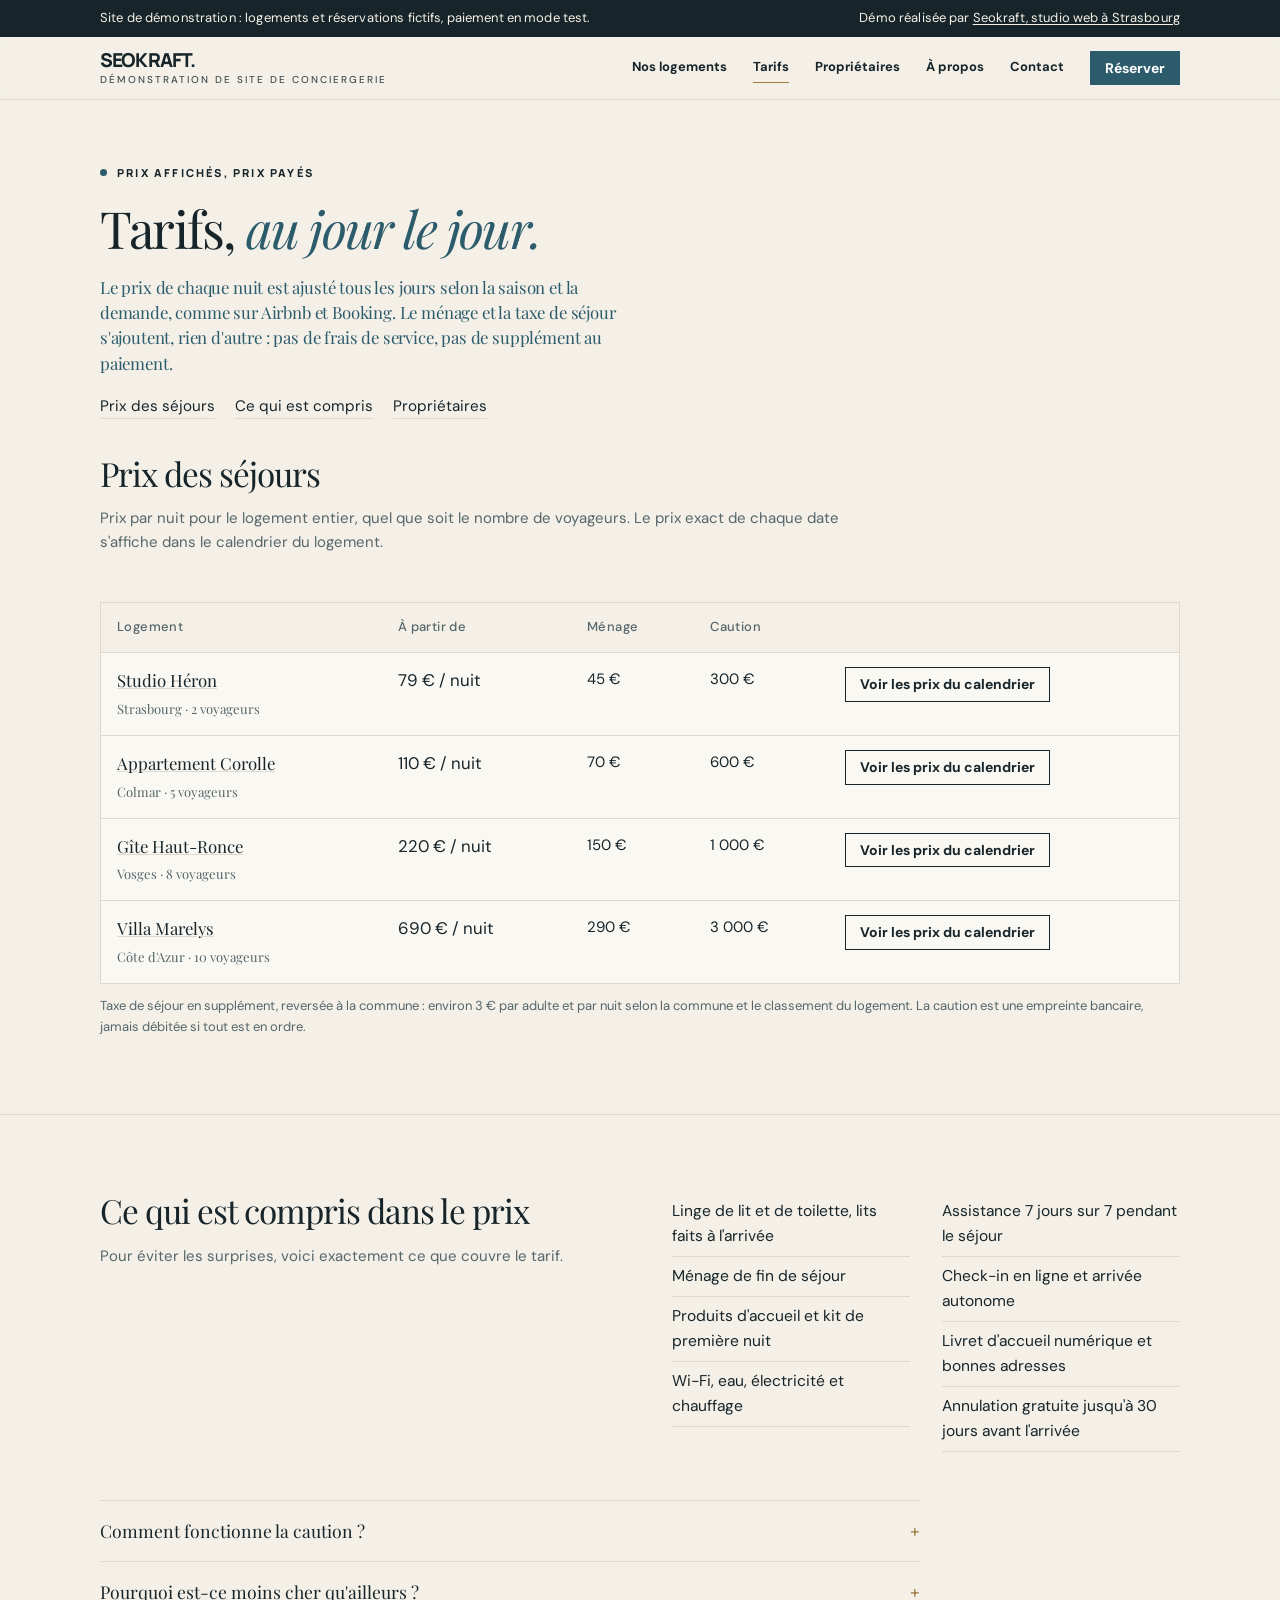
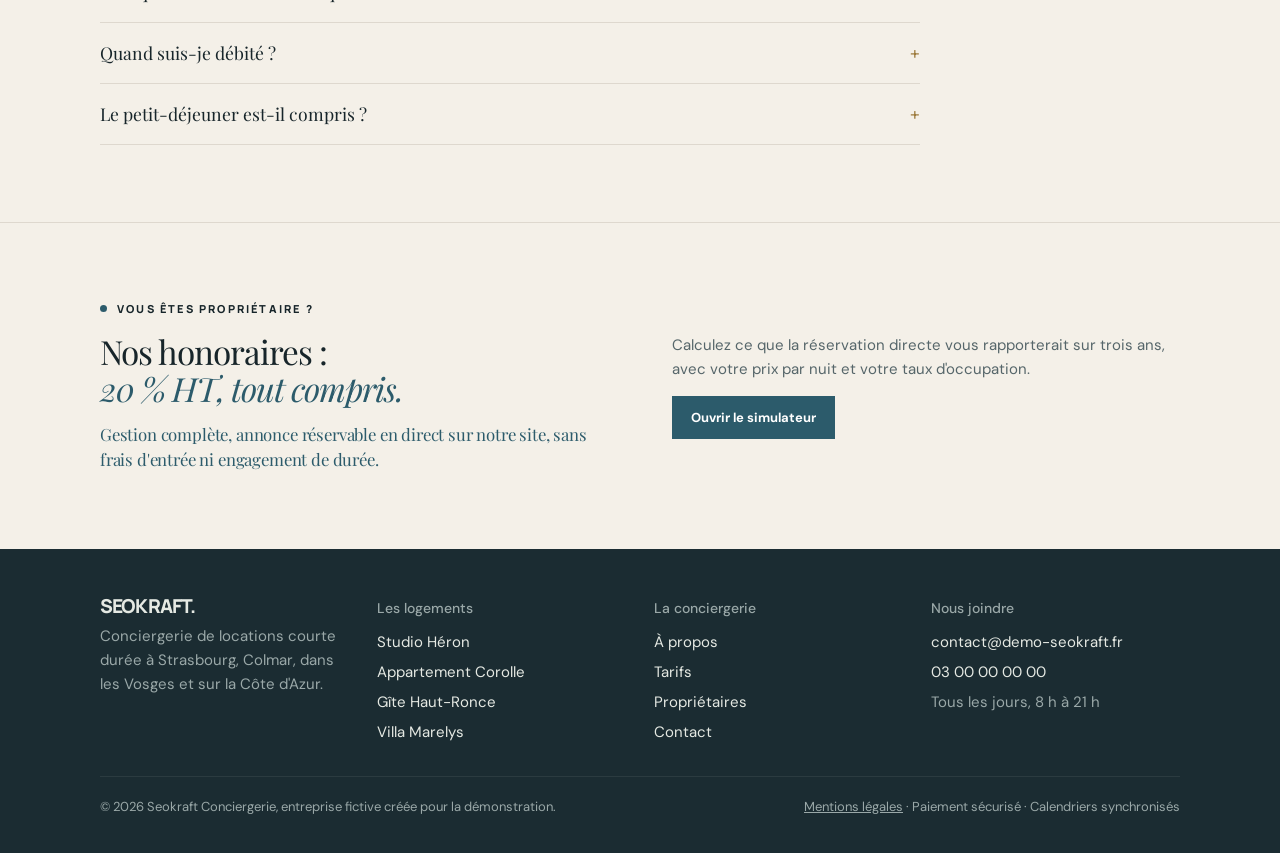
<file: tarifs.html>
<!doctype html>
<html lang="fr">
<head>
<meta charset="utf-8">
<meta name="viewport" content="width=device-width, initial-scale=1, viewport-fit=cover">
<title>Tarifs des locations et de la gestion · Seokraft</title>
<meta name="description" content="Prix par nuit ajustés chaque jour selon la saison et la demande, ménage et taxe de séjour affichés avant de réserver. Honoraires de gestion : 20&nbsp;%&nbsp;HT.">
<meta name="robots" content="noindex, nofollow">
<link rel="canonical" href="https://demo-seokraft.fr/tarifs">
<meta name="theme-color" content="#F4F0E8">
<meta property="og:type" content="website">
<meta property="og:locale" content="fr_FR">
<meta property="og:site_name" content="Seokraft Conciergerie">
<meta property="og:title" content="Tarifs des locations et de la gestion · Seokraft">
<meta property="og:description" content="Prix par nuit ajustés chaque jour selon la saison et la demande, ménage et taxe de séjour affichés avant de réserver. Honoraires de gestion : 20&nbsp;%&nbsp;HT.">
<meta property="og:url" content="https://demo-seokraft.fr/tarifs">
<meta property="og:image" content="https://demo-seokraft.fr/assets/og/tarifs.jpg">
<meta property="og:image:width" content="1200">
<meta property="og:image:height" content="630">
<meta name="twitter:card" content="summary_large_image">
<link rel="icon" href="/favicon.ico" sizes="32x32">
<link rel="icon" href="/assets/icons/favicon-32.png" type="image/png" sizes="32x32">
<link rel="apple-touch-icon" href="/assets/icons/apple-touch-icon.png">
<link rel="manifest" href="/site.webmanifest">
<link rel="preload" href="/assets/fonts/playfair-display-latin-400-normal.woff2" as="font" type="font/woff2" crossorigin>
<link rel="preload" href="/assets/fonts/dm-sans-latin-400-normal.woff2" as="font" type="font/woff2" crossorigin>

<link rel="stylesheet" href="/assets/site.css">
<script type="application/ld+json">
{
 "@context": "https://schema.org",
 "@graph": [
  {
   "@type": "Organization",
   "@id": "https://demo-seokraft.fr/#organisation",
   "name": "Seokraft Conciergerie",
   "url": "https://demo-seokraft.fr/",
   "email": "contact@demo-seokraft.fr",
   "telephone": "+33 3 00 00 00 00",
   "areaServed": [
    "Strasbourg",
    "Colmar",
    "Gérardmer",
    "Antibes"
   ],
   "address": {
    "@type": "PostalAddress",
    "addressLocality": "Strasbourg",
    "postalCode": "67000",
    "addressCountry": "FR"
   }
  },
  {
   "@type": "WebSite",
   "@id": "https://demo-seokraft.fr/#site",
   "name": "Seokraft Conciergerie",
   "url": "https://demo-seokraft.fr/",
   "inLanguage": "fr-FR",
   "publisher": {
    "@id": "https://demo-seokraft.fr/#organisation"
   }
  },
  {
   "@type": "BreadcrumbList",
   "itemListElement": [
    {
     "@type": "ListItem",
     "position": 1,
     "name": "Accueil",
     "item": "https://demo-seokraft.fr/"
    },
    {
     "@type": "ListItem",
     "position": 2,
     "name": "Tarifs",
     "item": "https://demo-seokraft.fr/tarifs"
    }
   ]
  },
  {
   "@type": "FAQPage",
   "mainEntity": [
    {
     "@type": "Question",
     "name": "Comment fonctionne la caution ?",
     "acceptedAnswer": {
      "@type": "Answer",
      "text": "Une empreinte bancaire est demandée lors du check-in en ligne : 300 € à 3 000 € selon le logement. Elle n'est pas débitée et se libère automatiquement sept jours après votre départ si tout est en ordre."
     }
    },
    {
     "@type": "Question",
     "name": "Pourquoi est-ce moins cher qu'ailleurs ?",
     "acceptedAnswer": {
      "@type": "Answer",
      "text": "Les plateformes de réservation prélèvent une commission sur chaque séjour, souvent intégrée au prix affiché. Ici, vous réservez directement auprès de nous : nous n'avons pas de commission à répercuter."
     }
    },
    {
     "@type": "Question",
     "name": "Quand suis-je débité ?",
     "acceptedAnswer": {
      "@type": "Answer",
      "text": "30 % à la réservation, le solde 30 jours avant l'arrivée. Pour une réservation à moins de 30 jours, la totalité est réglée en une fois."
     }
    },
    {
     "@type": "Question",
     "name": "Le petit-déjeuner est-il compris ?",
     "acceptedAnswer": {
      "@type": "Answer",
      "text": "Il est proposé en option au moment de réserver, à 6 € par personne et par jour : pain frais, viennoiseries, confiture, jus et café, déposés chaque matin ou préparés dans le logement."
     }
    }
   ]
  }
 ]
}
</script>
</head>
<body>
<a class="skip" href="#main">Aller au contenu</a>
<div class="demo-band"><div class="wrap"><span>Site de démonstration : logements et réservations fictifs, paiement en mode test.</span><span>Démo réalisée par <a href="https://www.seokraft.fr" rel="noopener">Seokraft, studio web à Strasbourg</a></span></div></div>
<header class="site-head"><div class="wrap">
  <a class="brand" href="/" aria-label="Seokraft, démonstration de site de conciergerie : accueil"><span class="brand-name">Seokraft.</span><span class="brand-sub">Démonstration de site de conciergerie</span></a>
  <button class="menu-toggle" type="button" aria-expanded="false" aria-controls="nav">Menu</button>
  <nav class="nav" id="nav" aria-label="Navigation principale"><a href="/logements" data-nav-page="logements">Nos logements</a><a href="/tarifs" aria-current="page" data-nav-page="tarifs">Tarifs</a><a href="/proprietaires" data-nav-page="proprietaires">Propriétaires</a><a href="/a-propos" data-nav-page="a-propos">À propos</a><a href="/contact" data-nav-page="contact">Contact</a><a class="btn small" href="/logements">Réserver</a></nav>
</div></header>
<main id="main">
<section class="wrap page-head">
  <p class="place">Prix affichés, prix payés</p>
  <h1>Tarifs, <em>au jour le jour.</em></h1>
  <p class="lede">Le prix de chaque nuit est ajusté tous les jours selon la saison et la demande, comme sur Airbnb et Booking. Le ménage et la taxe de séjour s'ajoutent, rien d'autre : pas de frais de service, pas de supplément au paiement.</p>
  <nav class="anchors" aria-label="Sur cette page"><a href="#sejours">Prix des séjours</a><a href="#inclus">Ce qui est compris</a><a href="/proprietaires">Propriétaires</a></nav>
</section>

<section class="block" id="sejours" style="padding-top:0">
  <div class="wrap">
    <div class="section-head"><h2>Prix des séjours</h2><p class="muted">Prix par nuit pour le logement entier, quel que soit le nombre de voyageurs. Le prix exact de chaque date s'affiche dans le calendrier du logement.</p></div>
    <div class="table-wrap">
      <table>
        <thead><tr><th scope="col">Logement</th><th scope="col">À partir de</th><th scope="col">Ménage</th><th scope="col">Caution</th><th scope="col"><span class="sr-only">Calendrier</span></th></tr></thead>
        <tbody>
          <tr><th scope="row"><a href="/logements/studio-heron">Studio Héron</a><br><span class="note">Strasbourg · 2 voyageurs</span></th><td class="price">79 € / nuit</td><td>45 €</td><td>300 €</td><td><a class="btn small ghost" href="/logements/studio-heron">Voir les prix du calendrier</a></td></tr>
          <tr><th scope="row"><a href="/logements/appartement-corolle">Appartement Corolle</a><br><span class="note">Colmar · 5 voyageurs</span></th><td class="price">110 € / nuit</td><td>70 €</td><td>600 €</td><td><a class="btn small ghost" href="/logements/appartement-corolle">Voir les prix du calendrier</a></td></tr>
          <tr><th scope="row"><a href="/logements/gite-haut-ronce">Gîte Haut-Ronce</a><br><span class="note">Vosges · 8 voyageurs</span></th><td class="price">220 € / nuit</td><td>150 €</td><td>1 000 €</td><td><a class="btn small ghost" href="/logements/gite-haut-ronce">Voir les prix du calendrier</a></td></tr>
          <tr><th scope="row"><a href="/logements/villa-marelys">Villa Marelys</a><br><span class="note">Côte d'Azur · 10 voyageurs</span></th><td class="price">690 € / nuit</td><td>290 €</td><td>3 000 €</td><td><a class="btn small ghost" href="/logements/villa-marelys">Voir les prix du calendrier</a></td></tr>
        </tbody>
      </table>
    </div>
    <p class="note" style="margin-top:12px">Taxe de séjour en supplément, reversée à la commune : environ 3 € par adulte et par nuit selon la commune et le classement du logement. La caution est une empreinte bancaire, jamais débitée si tout est en ordre.</p>
  </div>
</section>

<section class="block" id="inclus">
  <div class="wrap split">
    <div class="section-head" style="margin-bottom:0"><h2>Ce qui est compris dans le prix</h2><p class="muted">Pour éviter les surprises, voici exactement ce que couvre le tarif.</p></div>
    <ul class="amen">
      <li>Linge de lit et de toilette, lits faits à l'arrivée</li>
      <li>Ménage de fin de séjour</li>
      <li>Produits d'accueil et kit de première nuit</li>
      <li>Wi-Fi, eau, électricité et chauffage</li>
      <li>Assistance 7 jours sur 7 pendant le séjour</li>
      <li>Check-in en ligne et arrivée autonome</li>
      <li>Livret d'accueil numérique et bonnes adresses</li>
      <li>Annulation gratuite jusqu'à 30 jours avant l'arrivée</li>
    </ul>
  </div>
  <div class="wrap" style="margin-top:48px">
    <div class="faq">
      <details><summary>Comment fonctionne la caution&nbsp;?</summary><p>Une empreinte bancaire est demandée lors du check-in en ligne : 300 € à 3 000 € selon le logement. Elle n'est pas débitée et se libère automatiquement sept jours après votre départ si tout est en ordre.</p></details>
      <details><summary>Pourquoi est-ce moins cher qu'ailleurs&nbsp;?</summary><p>Les plateformes de réservation prélèvent une commission sur chaque séjour, souvent intégrée au prix affiché. Ici, vous réservez directement auprès de nous : nous n'avons pas de commission à répercuter.</p></details>
      <details><summary>Quand suis-je débité&nbsp;?</summary><p>30 % à la réservation, le solde 30 jours avant l'arrivée. Pour une réservation à moins de 30 jours, la totalité est réglée en une fois.</p></details>
      <details><summary>Le petit-déjeuner est-il compris&nbsp;?</summary><p>Il est proposé en option au moment de réserver, à 6 € par personne et par jour : pain frais, viennoiseries, confiture, jus et café, déposés chaque matin ou préparés dans le logement.</p></details>
    </div>
  </div>
</section>

<section class="block">
  <div class="wrap split" style="align-items:center">
    <div class="prose">
      <p class="place">Vous êtes propriétaire&nbsp;?</p>
      <h2>Nos honoraires : <em style="color:var(--accent)">20&nbsp;%&nbsp;HT, tout compris.</em></h2>
      <p class="lede">Gestion complète, annonce réservable en direct sur notre site, sans frais d'entrée ni engagement de durée.</p>
    </div>
    <div class="prose">
      <p class="muted">Calculez ce que la réservation directe vous rapporterait sur trois ans, avec votre prix par nuit et votre taux d'occupation.</p>
      <p><a class="btn" href="/proprietaires#simulateur">Ouvrir le simulateur</a></p>
    </div>
  </div>
</section>

</main>
<footer class="site-foot"><div class="wrap">
  <div class="foot-cols">
    <div><p class="brand-name">Seokraft.</p><p class="muted" style="max-width:32ch;margin-top:8px">Conciergerie de locations courte durée à Strasbourg, Colmar, dans les Vosges et sur la Côte d'Azur.</p></div>
    <div><h4>Les logements</h4><ul><li><a href="/logements/studio-heron">Studio Héron</a></li><li><a href="/logements/appartement-corolle">Appartement Corolle</a></li><li><a href="/logements/gite-haut-ronce">Gîte Haut-Ronce</a></li><li><a href="/logements/villa-marelys">Villa Marelys</a></li></ul></div>
    <div><h4>La conciergerie</h4><ul><li><a href="/a-propos">À propos</a></li><li><a href="/tarifs">Tarifs</a></li><li><a href="/proprietaires">Propriétaires</a></li><li><a href="/contact">Contact</a></li></ul></div>
    <div><h4>Nous joindre</h4><ul><li>contact@demo-seokraft.fr</li><li class="num">03 00 00 00 00</li><li class="muted">Tous les jours, 8 h à 21 h</li></ul></div>
  </div>
  <div class="foot-legal"><span>© <span data-year>2026</span> Seokraft Conciergerie, entreprise fictive créée pour la démonstration.</span><span><a href="/mentions-legales">Mentions légales</a> · Paiement sécurisé · Calendriers synchronisés</span></div>
</div></footer>
<script src="/assets/img-map.js" defer></script>
<script src="/assets/plates.js" defer></script>
<script src="/assets/site.js" defer></script>
</body>
</html>
</file>
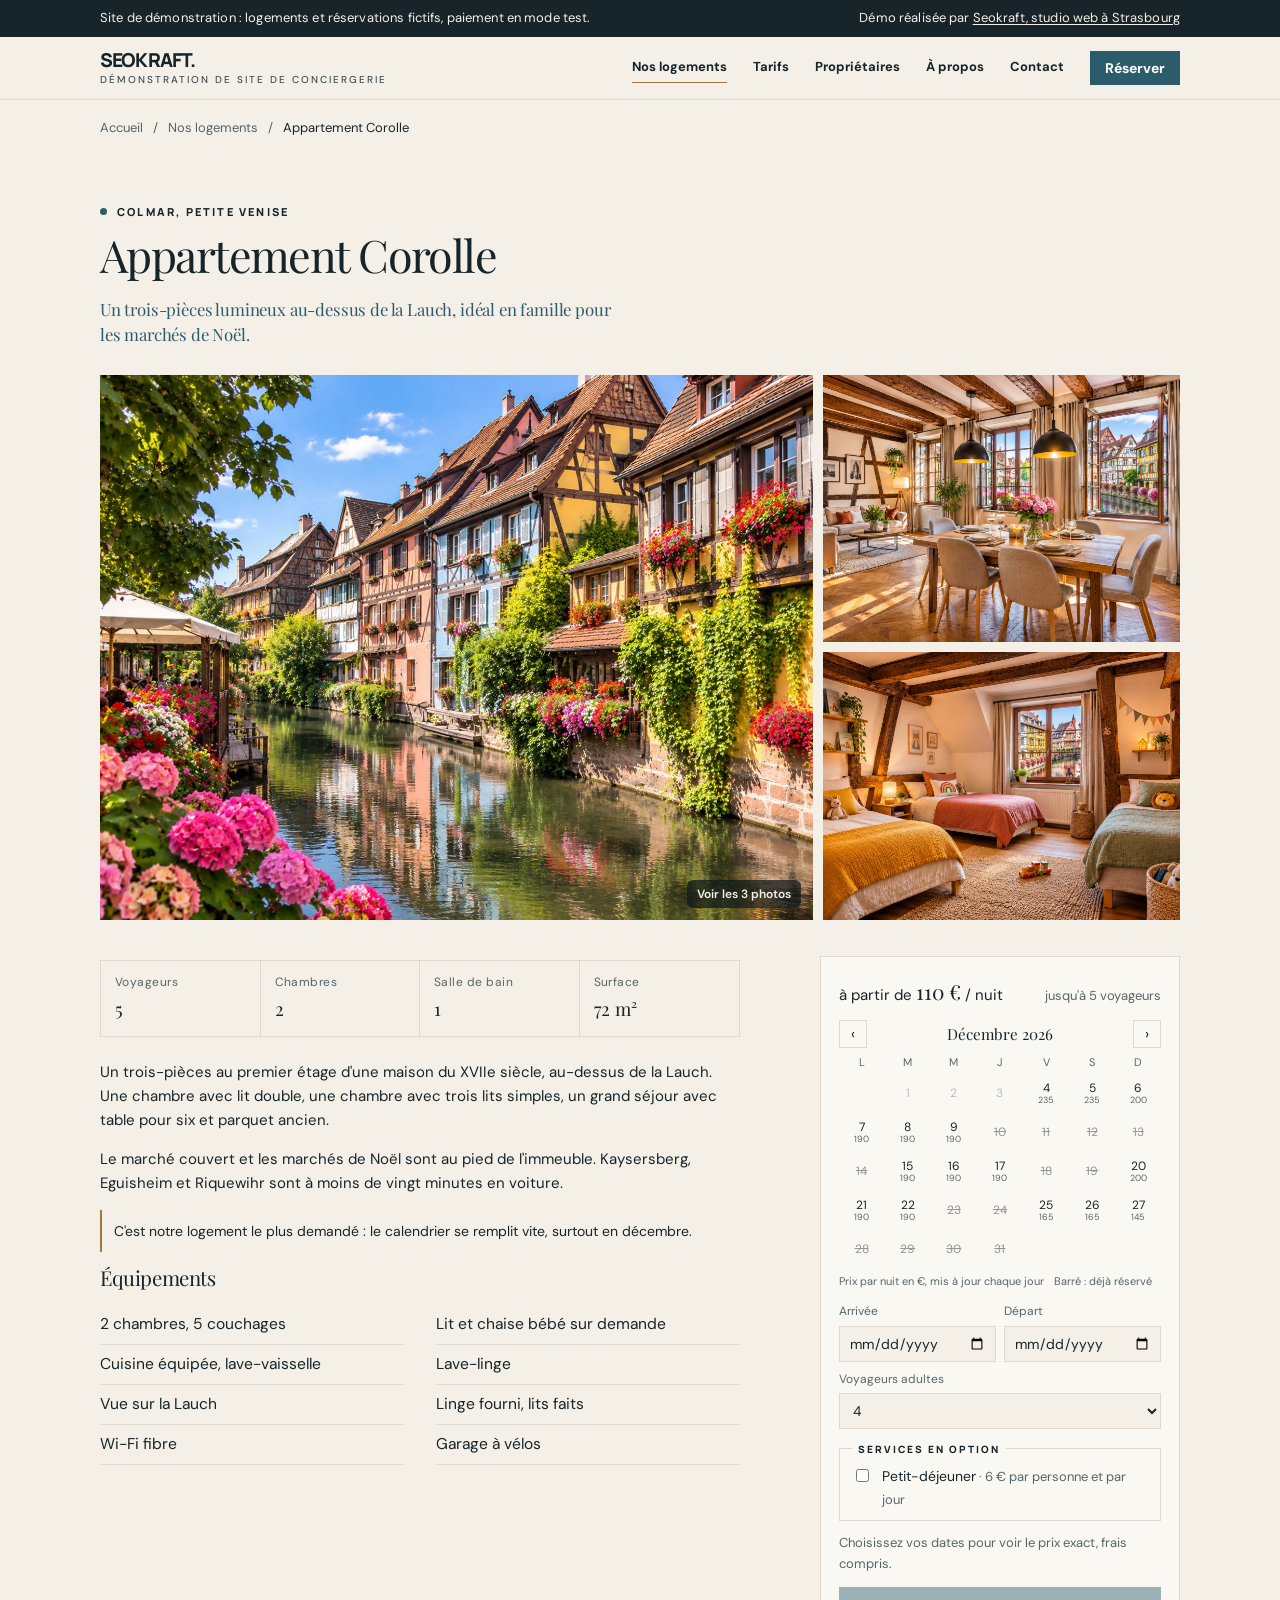
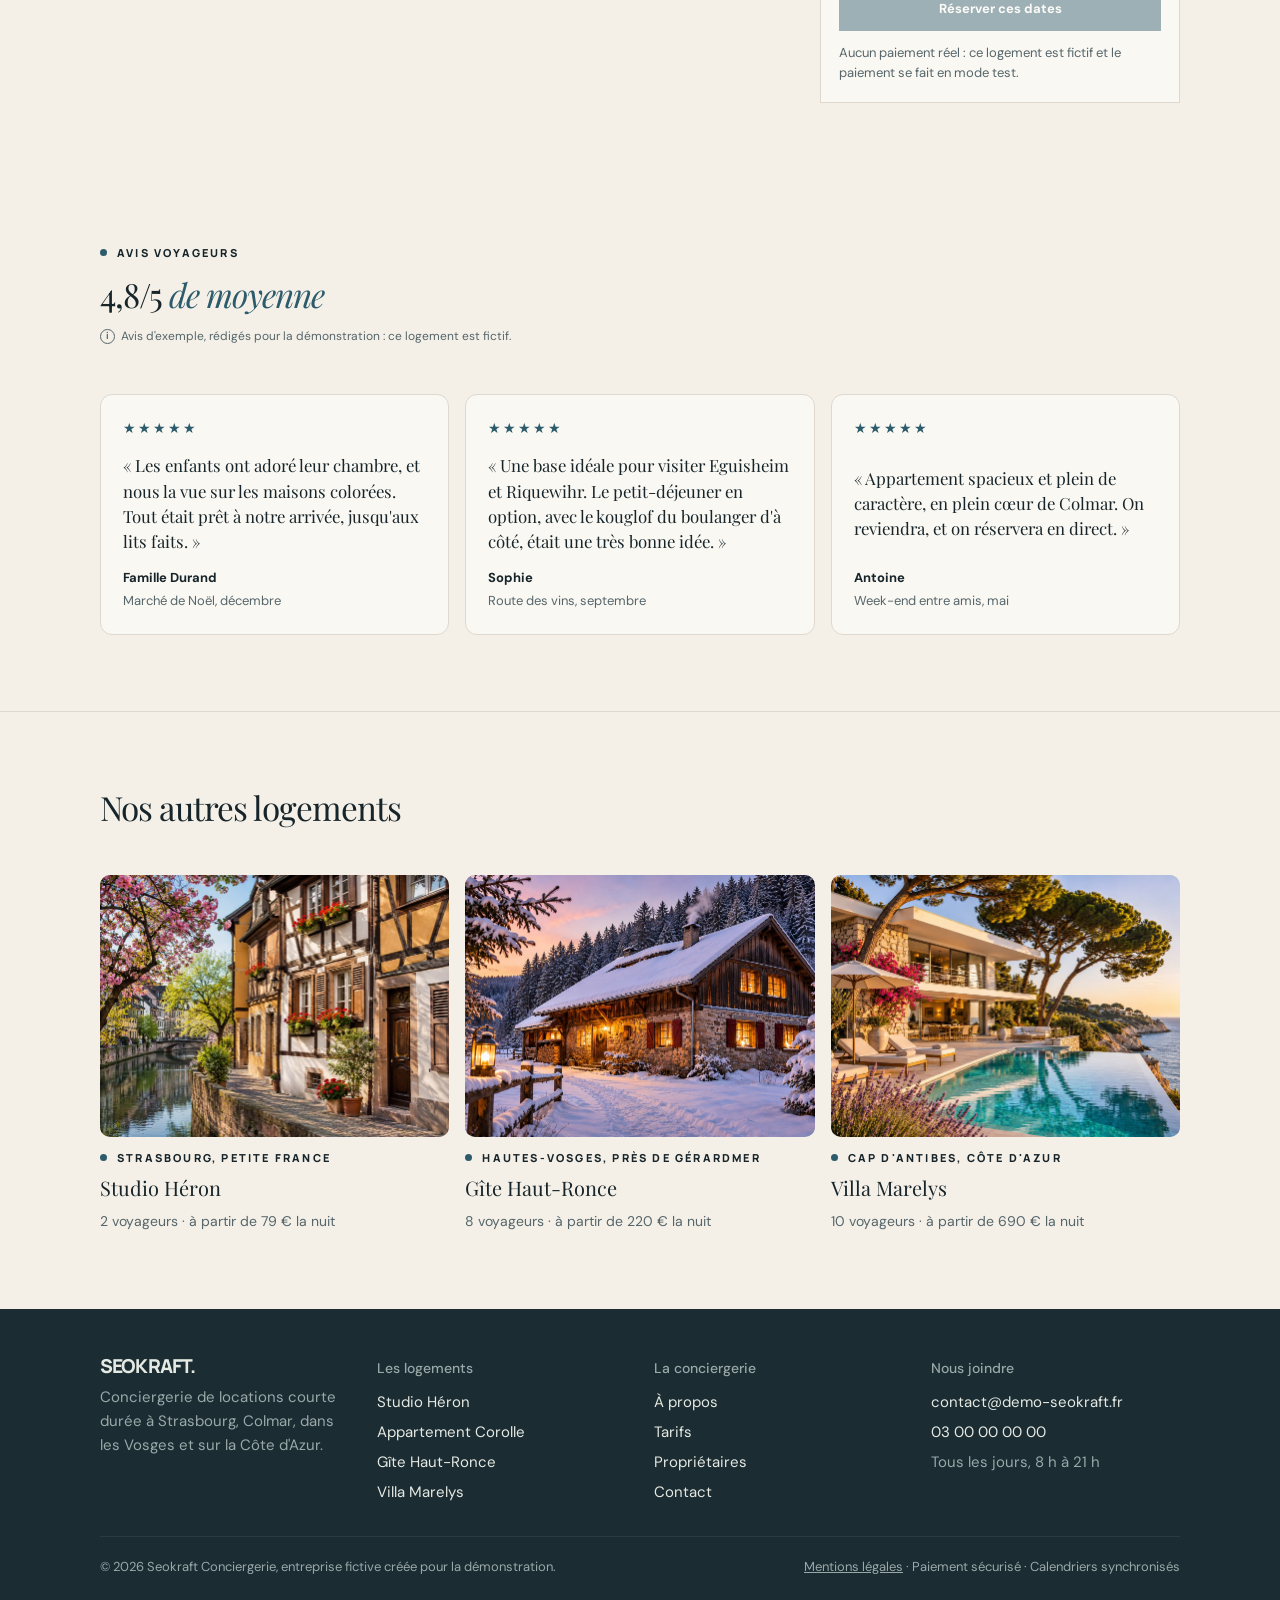
<file: logements/appartement-corolle.html>
<!doctype html>
<html lang="fr">
<head>
<meta charset="utf-8">
<meta name="viewport" content="width=device-width, initial-scale=1, viewport-fit=cover">
<title>Appartement Corolle, location à Colmar · Seokraft</title>
<meta name="description" content="Un trois-pièces lumineux au-dessus de la Lauch, idéal en famille pour les marchés de Noël. 5 voyageurs, dès 110 € la nuit, réservation en direct sans frais.">
<meta name="robots" content="noindex, nofollow">
<link rel="canonical" href="https://demo-seokraft.fr/logements/appartement-corolle">
<meta name="theme-color" content="#F4F0E8">
<meta property="og:type" content="website">
<meta property="og:locale" content="fr_FR">
<meta property="og:site_name" content="Seokraft Conciergerie">
<meta property="og:title" content="Appartement Corolle, location à Colmar · Seokraft">
<meta property="og:description" content="Un trois-pièces lumineux au-dessus de la Lauch, idéal en famille pour les marchés de Noël. 5 voyageurs, dès 110 € la nuit, réservation en direct sans frais.">
<meta property="og:url" content="https://demo-seokraft.fr/logements/appartement-corolle">
<meta property="og:image" content="https://demo-seokraft.fr/assets/og/appartement-corolle.jpg">
<meta property="og:image:width" content="1200">
<meta property="og:image:height" content="630">
<meta name="twitter:card" content="summary_large_image">
<link rel="icon" href="/favicon.ico" sizes="32x32">
<link rel="icon" href="/assets/icons/favicon-32.png" type="image/png" sizes="32x32">
<link rel="apple-touch-icon" href="/assets/icons/apple-touch-icon.png">
<link rel="manifest" href="/site.webmanifest">
<link rel="preload" href="/assets/fonts/playfair-display-latin-400-normal.woff2" as="font" type="font/woff2" crossorigin>
<link rel="preload" href="/assets/fonts/dm-sans-latin-400-normal.woff2" as="font" type="font/woff2" crossorigin>
<link rel="preload" as="image" href="/assets/img/corolle-1.jpg" fetchpriority="high">
<link rel="stylesheet" href="/assets/site.css">
<script type="application/ld+json">
{
 "@context": "https://schema.org",
 "@graph": [
  {
   "@type": "Organization",
   "@id": "https://demo-seokraft.fr/#organisation",
   "name": "Seokraft Conciergerie",
   "url": "https://demo-seokraft.fr/",
   "email": "contact@demo-seokraft.fr",
   "telephone": "+33 3 00 00 00 00",
   "areaServed": [
    "Strasbourg",
    "Colmar",
    "Gérardmer",
    "Antibes"
   ],
   "address": {
    "@type": "PostalAddress",
    "addressLocality": "Strasbourg",
    "postalCode": "67000",
    "addressCountry": "FR"
   }
  },
  {
   "@type": "WebSite",
   "@id": "https://demo-seokraft.fr/#site",
   "name": "Seokraft Conciergerie",
   "url": "https://demo-seokraft.fr/",
   "inLanguage": "fr-FR",
   "publisher": {
    "@id": "https://demo-seokraft.fr/#organisation"
   }
  },
  {
   "@type": "VacationRental",
   "@id": "https://demo-seokraft.fr/logements/appartement-corolle#logement",
   "identifier": "corolle",
   "name": "Appartement Corolle",
   "description": "Un trois-pièces lumineux au-dessus de la Lauch, idéal en famille pour les marchés de Noël.",
   "url": "https://demo-seokraft.fr/logements/appartement-corolle",
   "image": [
    "https://demo-seokraft.fr/assets/img/corolle-1.jpg",
    "https://demo-seokraft.fr/assets/img/corolle-2.jpg",
    "https://demo-seokraft.fr/assets/img/corolle-3.jpg"
   ],
   "address": {
    "@type": "PostalAddress",
    "addressLocality": "Colmar",
    "postalCode": "68000",
    "addressRegion": "Grand Est",
    "addressCountry": "FR"
   },
   "latitude": 48.0729,
   "longitude": 7.3585,
   "brand": {
    "@id": "https://demo-seokraft.fr/#organisation"
   },
   "checkinTime": "16:00:00",
   "checkoutTime": "10:00:00",
   "containsPlace": {
    "@type": "Accommodation",
    "additionalType": "EntirePlace",
    "occupancy": {
     "@type": "QuantitativeValue",
     "value": 5
    },
    "numberOfBedrooms": 2,
    "numberOfBathroomsTotal": 1,
    "floorSize": {
     "@type": "QuantitativeValue",
     "value": 72,
     "unitCode": "MTK"
    },
    "amenityFeature": [
     {
      "@type": "LocationFeatureSpecification",
      "name": "Wi-Fi",
      "value": true
     },
     {
      "@type": "LocationFeatureSpecification",
      "name": "Cuisine équipée",
      "value": true
     },
     {
      "@type": "LocationFeatureSpecification",
      "name": "Lave-vaisselle",
      "value": true
     },
     {
      "@type": "LocationFeatureSpecification",
      "name": "Lave-linge",
      "value": true
     },
     {
      "@type": "LocationFeatureSpecification",
      "name": "Lit bébé",
      "value": true
     }
    ]
   }
  },
  {
   "@type": "BreadcrumbList",
   "itemListElement": [
    {
     "@type": "ListItem",
     "position": 1,
     "name": "Accueil",
     "item": "https://demo-seokraft.fr/"
    },
    {
     "@type": "ListItem",
     "position": 2,
     "name": "Nos logements",
     "item": "https://demo-seokraft.fr/logements"
    },
    {
     "@type": "ListItem",
     "position": 3,
     "name": "Appartement Corolle",
     "item": "https://demo-seokraft.fr/logements/appartement-corolle"
    }
   ]
  }
 ]
}
</script>
</head>
<body>
<a class="skip" href="#main">Aller au contenu</a>
<div class="demo-band"><div class="wrap"><span>Site de démonstration : logements et réservations fictifs, paiement en mode test.</span><span>Démo réalisée par <a href="https://www.seokraft.fr" rel="noopener">Seokraft, studio web à Strasbourg</a></span></div></div>
<header class="site-head"><div class="wrap">
  <a class="brand" href="/" aria-label="Seokraft, démonstration de site de conciergerie : accueil"><span class="brand-name">Seokraft.</span><span class="brand-sub">Démonstration de site de conciergerie</span></a>
  <button class="menu-toggle" type="button" aria-expanded="false" aria-controls="nav">Menu</button>
  <nav class="nav" id="nav" aria-label="Navigation principale"><a href="/logements" aria-current="page" data-nav-page="logements">Nos logements</a><a href="/tarifs" data-nav-page="tarifs">Tarifs</a><a href="/proprietaires" data-nav-page="proprietaires">Propriétaires</a><a href="/a-propos" data-nav-page="a-propos">À propos</a><a href="/contact" data-nav-page="contact">Contact</a><a class="btn small" href="/logements">Réserver</a></nav>
</div></header>
<main id="main">
<nav class="wrap crumbs" aria-label="Fil d'Ariane"><a href="/">Accueil</a><span aria-hidden="true">/</span><a href="/logements">Nos logements</a><span aria-hidden="true">/</span><span aria-current="page">Appartement Corolle</span></nav>

<div class="wrap">
  <article class="home-detail" id="corolle">
    <div class="detail-head"><p class="place">Colmar, Petite Venise</p><h1>Appartement Corolle</h1>
      <p class="lede">Un trois-pièces lumineux au-dessus de la Lauch, idéal en famille pour les marchés de Noël.</p></div>
    <div class="gallery">
      <div class="plate" data-img="corolle-1" data-plate="ville" data-time="colmar" aria-label="Les maisons colorées de la Petite Venise"></div>
      <div class="plate" data-img="corolle-2" data-plate="ville" data-time="colmar" data-view="piscine" aria-label="Le séjour et sa table pour six, vue sur la rivière"></div>
      <div class="plate" data-img="corolle-3" data-plate="ville" data-time="colmar" data-view="fenetre" aria-label="La chambre des enfants avec trois lits simples"></div>
    </div>
    <div class="detail-body">
      <div class="prose">
        <dl class="specs"><div><dt>Voyageurs</dt><dd>5</dd></div><div><dt>Chambres</dt><dd>2</dd></div><div><dt>Salle de bain</dt><dd>1</dd></div><div><dt>Surface</dt><dd>72 m²</dd></div></dl>
        <p>Un trois-pièces au premier étage d'une maison du XVIIe siècle, au-dessus de la Lauch. Une chambre avec lit double, une chambre avec trois lits simples, un grand séjour avec table pour six et parquet ancien.</p>
        <p>Le marché couvert et les marchés de Noël sont au pied de l'immeuble. Kaysersberg, Eguisheim et Riquewihr sont à moins de vingt minutes en voiture.</p>
        <p class="msg">C'est notre logement le plus demandé : le calendrier se remplit vite, surtout en décembre.</p>
        <h3>Équipements</h3>
        <ul class="amen"><li>2 chambres, 5 couchages</li><li>Cuisine équipée, lave-vaisselle</li><li>Vue sur la Lauch</li><li>Wi-Fi fibre</li><li>Lit et chaise bébé sur demande</li><li>Lave-linge</li><li>Linge fourni, lits faits</li><li>Garage à vélos</li></ul>
      </div>
      <aside class="booker" data-home="corolle" aria-label="Réserver Appartement Corolle"></aside>
    </div>
  </article>
</div>

<section class="block" aria-labelledby="avis-corolle">
  <div class="wrap">
    <div class="section-head">
      <p class="place">Avis voyageurs</p>
      <h2 id="avis-corolle">4,8/5 <em style="color:var(--accent)">de moyenne</em></h2>
      <p class="demo-note">Avis d'exemple, rédigés pour la démonstration : ce logement est fictif.</p>
    </div>
    <div class="reviews">
        <figure class="review"><span class="stars" aria-label="5 sur 5">★★★★★</span><blockquote>« Les enfants ont adoré leur chambre, et nous la vue sur les maisons colorées. Tout était prêt à notre arrivée, jusqu'aux lits faits. »</blockquote><figcaption><strong>Famille Durand</strong><span>Marché de Noël, décembre</span></figcaption></figure>
        <figure class="review"><span class="stars" aria-label="5 sur 5">★★★★★</span><blockquote>« Une base idéale pour visiter Eguisheim et Riquewihr. Le petit-déjeuner en option, avec le kouglof du boulanger d'à côté, était une très bonne idée. »</blockquote><figcaption><strong>Sophie</strong><span>Route des vins, septembre</span></figcaption></figure>
        <figure class="review"><span class="stars" aria-label="5 sur 5">★★★★★</span><blockquote>« Appartement spacieux et plein de caractère, en plein cœur de Colmar. On reviendra, et on réservera en direct. »</blockquote><figcaption><strong>Antoine</strong><span>Week-end entre amis, mai</span></figcaption></figure>
    </div>
  </div>
</section>

<section class="block">
  <div class="wrap">
    <div class="section-head"><h2>Nos autres logements</h2></div>
    <div class="mini-cards">
      <a class="mini-card" href="/logements/studio-heron">
        <div class="plate" data-img="heron-1" data-plate="ville" aria-label="Studio Héron, Strasbourg, Petite France"></div>
        <span class="place">Strasbourg, Petite France</span>
        <strong>Studio Héron</strong>
        <span class="muted">2 voyageurs · à partir de 79 € la nuit</span>
      </a>
      <a class="mini-card" href="/logements/gite-haut-ronce">
        <div class="plate" data-img="hautronce-1" data-plate="ville" aria-label="Gîte Haut-Ronce, Hautes-Vosges, près de Gérardmer"></div>
        <span class="place">Hautes-Vosges, près de Gérardmer</span>
        <strong>Gîte Haut-Ronce</strong>
        <span class="muted">8 voyageurs · à partir de 220 € la nuit</span>
      </a>
      <a class="mini-card" href="/logements/villa-marelys">
        <div class="plate" data-img="marelys-1" data-plate="ville" aria-label="Villa Marelys, Cap d'Antibes, Côte d'Azur"></div>
        <span class="place">Cap d'Antibes, Côte d'Azur</span>
        <strong>Villa Marelys</strong>
        <span class="muted">10 voyageurs · à partir de 690 € la nuit</span>
      </a>
    </div>
  </div>
</section>

</main>
<footer class="site-foot"><div class="wrap">
  <div class="foot-cols">
    <div><p class="brand-name">Seokraft.</p><p class="muted" style="max-width:32ch;margin-top:8px">Conciergerie de locations courte durée à Strasbourg, Colmar, dans les Vosges et sur la Côte d'Azur.</p></div>
    <div><h4>Les logements</h4><ul><li><a href="/logements/studio-heron">Studio Héron</a></li><li><a href="/logements/appartement-corolle">Appartement Corolle</a></li><li><a href="/logements/gite-haut-ronce">Gîte Haut-Ronce</a></li><li><a href="/logements/villa-marelys">Villa Marelys</a></li></ul></div>
    <div><h4>La conciergerie</h4><ul><li><a href="/a-propos">À propos</a></li><li><a href="/tarifs">Tarifs</a></li><li><a href="/proprietaires">Propriétaires</a></li><li><a href="/contact">Contact</a></li></ul></div>
    <div><h4>Nous joindre</h4><ul><li>contact@demo-seokraft.fr</li><li class="num">03 00 00 00 00</li><li class="muted">Tous les jours, 8 h à 21 h</li></ul></div>
  </div>
  <div class="foot-legal"><span>© <span data-year>2026</span> Seokraft Conciergerie, entreprise fictive créée pour la démonstration.</span><span><a href="/mentions-legales">Mentions légales</a> · Paiement sécurisé · Calendriers synchronisés</span></div>
</div></footer>
<script src="/assets/img-map.js" defer></script>
<script src="/assets/plates.js" defer></script>
<script src="/assets/site.js" defer></script>
</body>
</html>
</file>
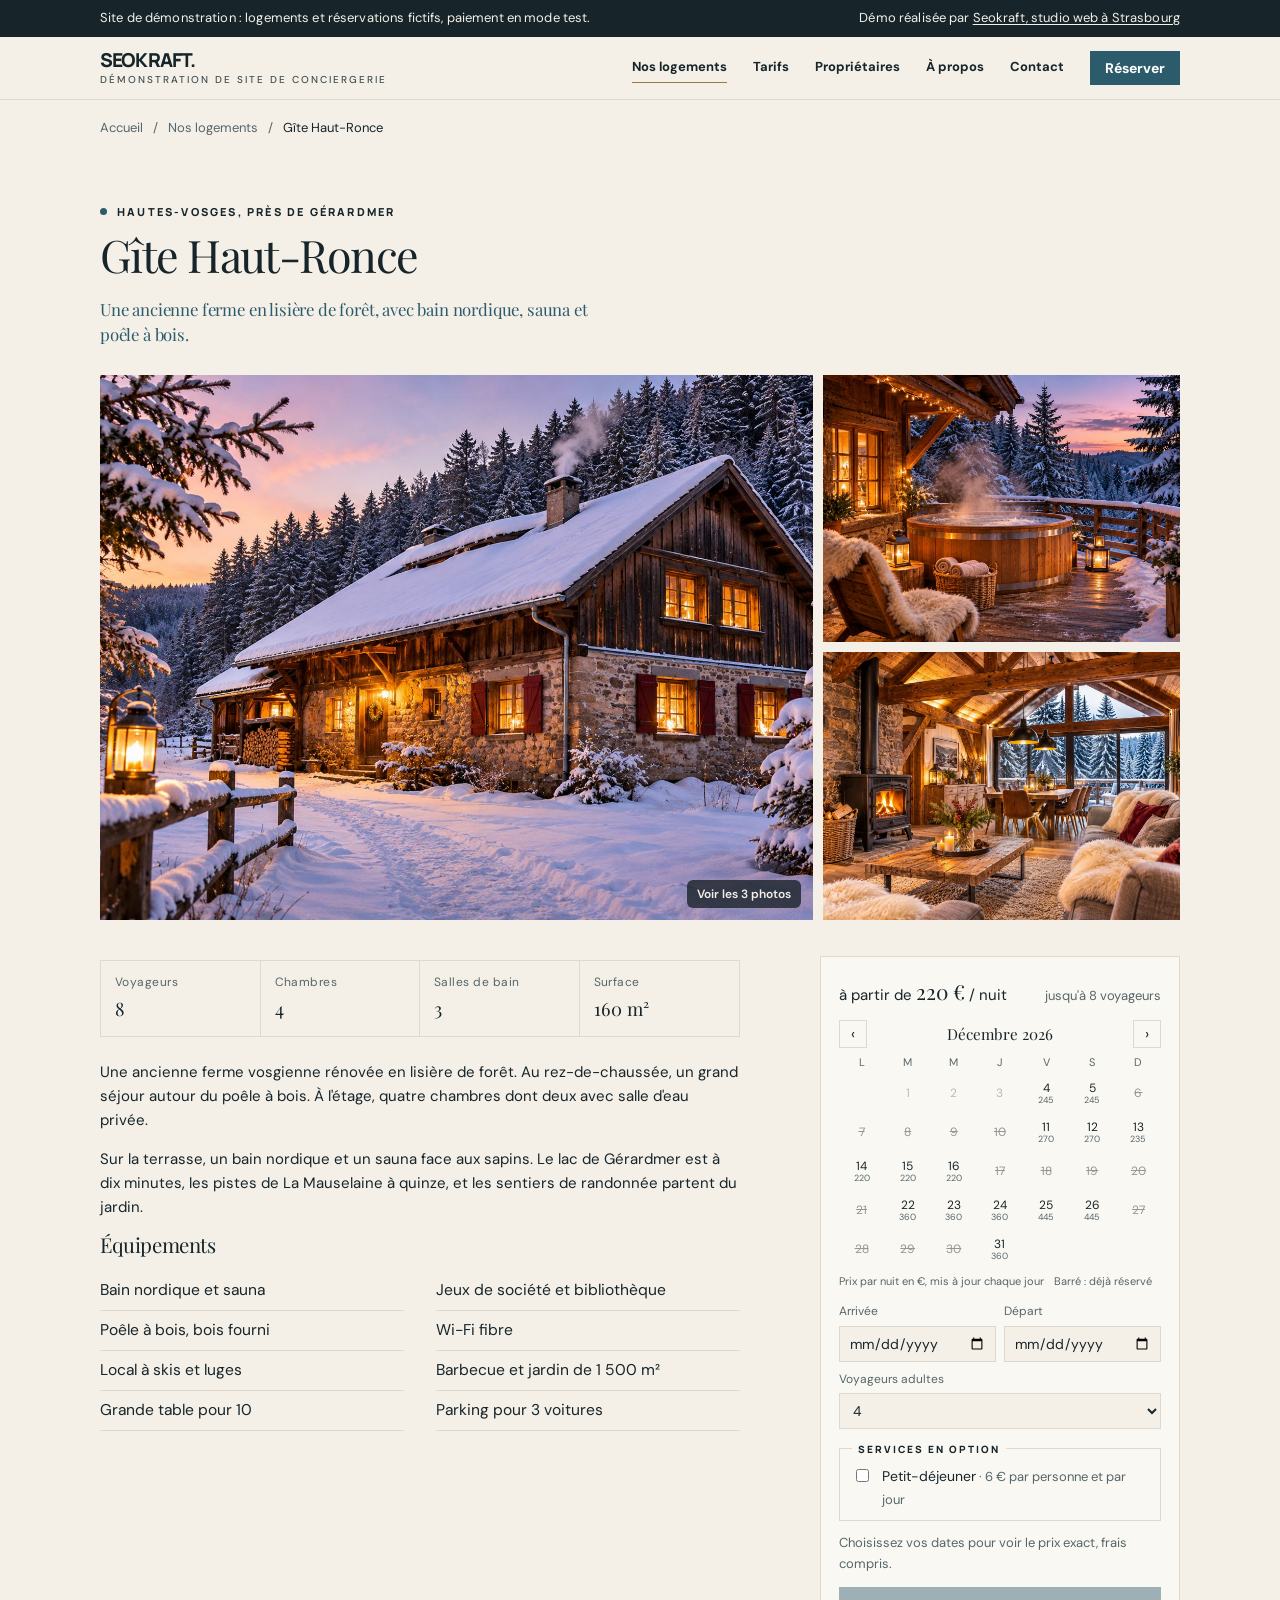
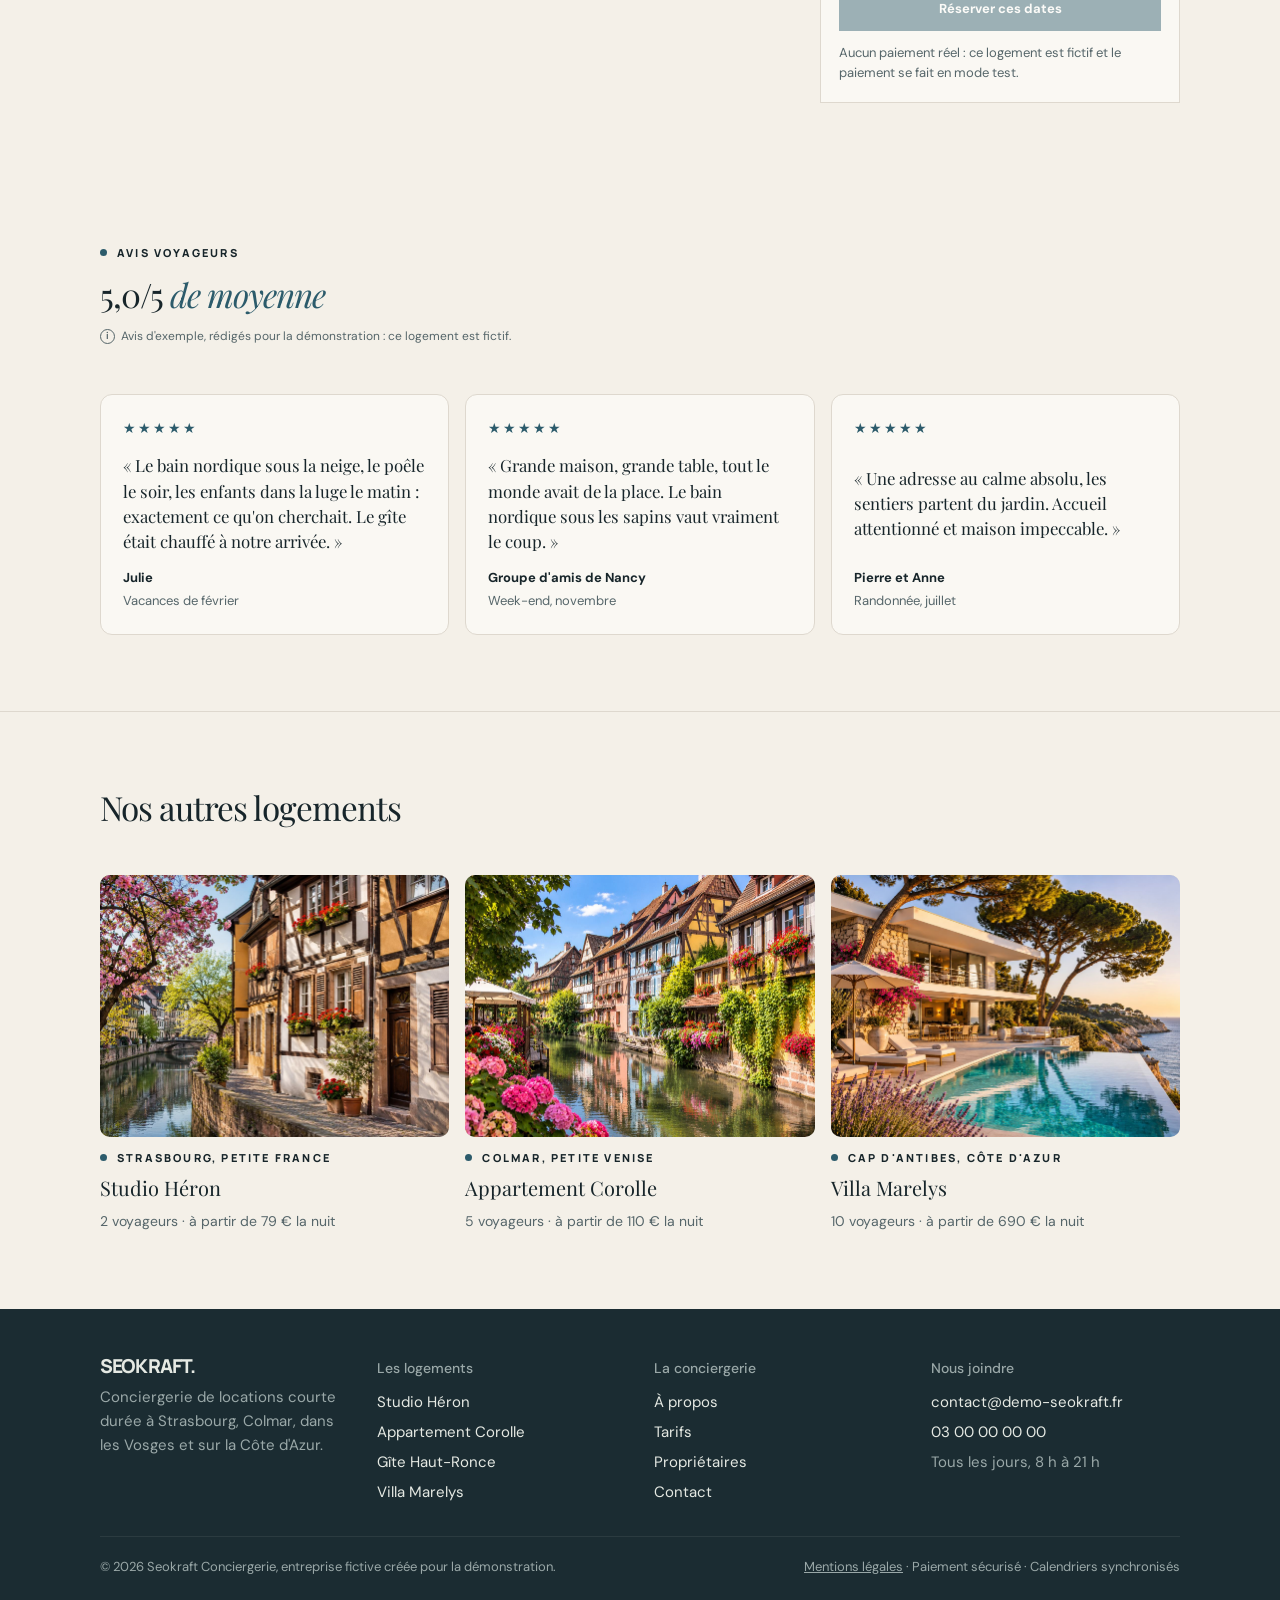
<file: logements/gite-haut-ronce.html>
<!doctype html>
<html lang="fr">
<head>
<meta charset="utf-8">
<meta name="viewport" content="width=device-width, initial-scale=1, viewport-fit=cover">
<title>Gîte Haut-Ronce, location à Gérardmer · Seokraft</title>
<meta name="description" content="Une ancienne ferme en lisière de forêt, avec bain nordique, sauna et poêle à bois. 8 voyageurs, dès 220 € la nuit, réservation en direct sans frais.">
<meta name="robots" content="noindex, nofollow">
<link rel="canonical" href="https://demo-seokraft.fr/logements/gite-haut-ronce">
<meta name="theme-color" content="#F4F0E8">
<meta property="og:type" content="website">
<meta property="og:locale" content="fr_FR">
<meta property="og:site_name" content="Seokraft Conciergerie">
<meta property="og:title" content="Gîte Haut-Ronce, location à Gérardmer · Seokraft">
<meta property="og:description" content="Une ancienne ferme en lisière de forêt, avec bain nordique, sauna et poêle à bois. 8 voyageurs, dès 220 € la nuit, réservation en direct sans frais.">
<meta property="og:url" content="https://demo-seokraft.fr/logements/gite-haut-ronce">
<meta property="og:image" content="https://demo-seokraft.fr/assets/og/gite-haut-ronce.jpg">
<meta property="og:image:width" content="1200">
<meta property="og:image:height" content="630">
<meta name="twitter:card" content="summary_large_image">
<link rel="icon" href="/favicon.ico" sizes="32x32">
<link rel="icon" href="/assets/icons/favicon-32.png" type="image/png" sizes="32x32">
<link rel="apple-touch-icon" href="/assets/icons/apple-touch-icon.png">
<link rel="manifest" href="/site.webmanifest">
<link rel="preload" href="/assets/fonts/playfair-display-latin-400-normal.woff2" as="font" type="font/woff2" crossorigin>
<link rel="preload" href="/assets/fonts/dm-sans-latin-400-normal.woff2" as="font" type="font/woff2" crossorigin>
<link rel="preload" as="image" href="/assets/img/hautronce-1.jpg" fetchpriority="high">
<link rel="stylesheet" href="/assets/site.css">
<script type="application/ld+json">
{
 "@context": "https://schema.org",
 "@graph": [
  {
   "@type": "Organization",
   "@id": "https://demo-seokraft.fr/#organisation",
   "name": "Seokraft Conciergerie",
   "url": "https://demo-seokraft.fr/",
   "email": "contact@demo-seokraft.fr",
   "telephone": "+33 3 00 00 00 00",
   "areaServed": [
    "Strasbourg",
    "Colmar",
    "Gérardmer",
    "Antibes"
   ],
   "address": {
    "@type": "PostalAddress",
    "addressLocality": "Strasbourg",
    "postalCode": "67000",
    "addressCountry": "FR"
   }
  },
  {
   "@type": "WebSite",
   "@id": "https://demo-seokraft.fr/#site",
   "name": "Seokraft Conciergerie",
   "url": "https://demo-seokraft.fr/",
   "inLanguage": "fr-FR",
   "publisher": {
    "@id": "https://demo-seokraft.fr/#organisation"
   }
  },
  {
   "@type": "VacationRental",
   "@id": "https://demo-seokraft.fr/logements/gite-haut-ronce#logement",
   "identifier": "hautronce",
   "name": "Gîte Haut-Ronce",
   "description": "Une ancienne ferme en lisière de forêt, avec bain nordique, sauna et poêle à bois.",
   "url": "https://demo-seokraft.fr/logements/gite-haut-ronce",
   "image": [
    "https://demo-seokraft.fr/assets/img/hautronce-1.jpg",
    "https://demo-seokraft.fr/assets/img/hautronce-2.jpg",
    "https://demo-seokraft.fr/assets/img/hautronce-3.jpg"
   ],
   "address": {
    "@type": "PostalAddress",
    "addressLocality": "Gérardmer",
    "postalCode": "88400",
    "addressRegion": "Grand Est",
    "addressCountry": "FR"
   },
   "latitude": 48.0615,
   "longitude": 6.892,
   "brand": {
    "@id": "https://demo-seokraft.fr/#organisation"
   },
   "checkinTime": "16:00:00",
   "checkoutTime": "10:00:00",
   "containsPlace": {
    "@type": "Accommodation",
    "additionalType": "EntirePlace",
    "occupancy": {
     "@type": "QuantitativeValue",
     "value": 8
    },
    "numberOfBedrooms": 4,
    "numberOfBathroomsTotal": 3,
    "floorSize": {
     "@type": "QuantitativeValue",
     "value": 160,
     "unitCode": "MTK"
    },
    "amenityFeature": [
     {
      "@type": "LocationFeatureSpecification",
      "name": "Wi-Fi",
      "value": true
     },
     {
      "@type": "LocationFeatureSpecification",
      "name": "Sauna",
      "value": true
     },
     {
      "@type": "LocationFeatureSpecification",
      "name": "Bain nordique",
      "value": true
     },
     {
      "@type": "LocationFeatureSpecification",
      "name": "Cheminée",
      "value": true
     },
     {
      "@type": "LocationFeatureSpecification",
      "name": "Parking gratuit",
      "value": true
     }
    ]
   }
  },
  {
   "@type": "BreadcrumbList",
   "itemListElement": [
    {
     "@type": "ListItem",
     "position": 1,
     "name": "Accueil",
     "item": "https://demo-seokraft.fr/"
    },
    {
     "@type": "ListItem",
     "position": 2,
     "name": "Nos logements",
     "item": "https://demo-seokraft.fr/logements"
    },
    {
     "@type": "ListItem",
     "position": 3,
     "name": "Gîte Haut-Ronce",
     "item": "https://demo-seokraft.fr/logements/gite-haut-ronce"
    }
   ]
  }
 ]
}
</script>
</head>
<body>
<a class="skip" href="#main">Aller au contenu</a>
<div class="demo-band"><div class="wrap"><span>Site de démonstration : logements et réservations fictifs, paiement en mode test.</span><span>Démo réalisée par <a href="https://www.seokraft.fr" rel="noopener">Seokraft, studio web à Strasbourg</a></span></div></div>
<header class="site-head"><div class="wrap">
  <a class="brand" href="/" aria-label="Seokraft, démonstration de site de conciergerie : accueil"><span class="brand-name">Seokraft.</span><span class="brand-sub">Démonstration de site de conciergerie</span></a>
  <button class="menu-toggle" type="button" aria-expanded="false" aria-controls="nav">Menu</button>
  <nav class="nav" id="nav" aria-label="Navigation principale"><a href="/logements" aria-current="page" data-nav-page="logements">Nos logements</a><a href="/tarifs" data-nav-page="tarifs">Tarifs</a><a href="/proprietaires" data-nav-page="proprietaires">Propriétaires</a><a href="/a-propos" data-nav-page="a-propos">À propos</a><a href="/contact" data-nav-page="contact">Contact</a><a class="btn small" href="/logements">Réserver</a></nav>
</div></header>
<main id="main">
<nav class="wrap crumbs" aria-label="Fil d'Ariane"><a href="/">Accueil</a><span aria-hidden="true">/</span><a href="/logements">Nos logements</a><span aria-hidden="true">/</span><span aria-current="page">Gîte Haut-Ronce</span></nav>

<div class="wrap">
  <article class="home-detail" id="hautronce">
    <div class="detail-head"><p class="place">Hautes-Vosges, près de Gérardmer</p><h1>Gîte Haut-Ronce</h1>
      <p class="lede">Une ancienne ferme en lisière de forêt, avec bain nordique, sauna et poêle à bois.</p></div>
    <div class="gallery">
      <div data-img="hautronce-1" class="plate" data-plate="vosges" data-time="neige" aria-label="Le gîte sous la neige, fenêtres éclairées"></div>
      <div data-img="hautronce-2" class="plate" data-plate="vosges" data-time="jour" data-view="piscine" aria-label="Le bain nordique sur la terrasse en bois, face aux sapins"></div>
      <div data-img="hautronce-3" class="plate" data-plate="vosges" data-time="jour" data-view="fenetre" aria-label="Le séjour avec poêle à bois et baie vitrée sur la forêt"></div>
    </div>
    <div class="detail-body">
      <div class="prose">
        <dl class="specs"><div><dt>Voyageurs</dt><dd>8</dd></div><div><dt>Chambres</dt><dd>4</dd></div><div><dt>Salles de bain</dt><dd>3</dd></div><div><dt>Surface</dt><dd>160 m²</dd></div></dl>
        <p>Une ancienne ferme vosgienne rénovée en lisière de forêt. Au rez-de-chaussée, un grand séjour autour du poêle à bois. À l'étage, quatre chambres dont deux avec salle d'eau privée.</p>
        <p>Sur la terrasse, un bain nordique et un sauna face aux sapins. Le lac de Gérardmer est à dix minutes, les pistes de La Mauselaine à quinze, et les sentiers de randonnée partent du jardin.</p>
        <h3>Équipements</h3>
        <ul class="amen"><li>Bain nordique et sauna</li><li>Poêle à bois, bois fourni</li><li>Local à skis et luges</li><li>Grande table pour 10</li><li>Jeux de société et bibliothèque</li><li>Wi-Fi fibre</li><li>Barbecue et jardin de 1 500 m²</li><li>Parking pour 3 voitures</li></ul>
      </div>
      <aside class="booker" data-home="hautronce" aria-label="Réserver Gîte Haut-Ronce"></aside>
    </div>
  </article>
</div>

<section class="block" aria-labelledby="avis-hautronce">
  <div class="wrap">
    <div class="section-head">
      <p class="place">Avis voyageurs</p>
      <h2 id="avis-hautronce">5,0/5 <em style="color:var(--accent)">de moyenne</em></h2>
      <p class="demo-note">Avis d'exemple, rédigés pour la démonstration : ce logement est fictif.</p>
    </div>
    <div class="reviews">
        <figure class="review"><span class="stars" aria-label="5 sur 5">★★★★★</span><blockquote>« Le bain nordique sous la neige, le poêle le soir, les enfants dans la luge le matin : exactement ce qu'on cherchait. Le gîte était chauffé à notre arrivée. »</blockquote><figcaption><strong>Julie</strong><span>Vacances de février</span></figcaption></figure>
        <figure class="review"><span class="stars" aria-label="5 sur 5">★★★★★</span><blockquote>« Grande maison, grande table, tout le monde avait de la place. Le bain nordique sous les sapins vaut vraiment le coup. »</blockquote><figcaption><strong>Groupe d'amis de Nancy</strong><span>Week-end, novembre</span></figcaption></figure>
        <figure class="review"><span class="stars" aria-label="5 sur 5">★★★★★</span><blockquote>« Une adresse au calme absolu, les sentiers partent du jardin. Accueil attentionné et maison impeccable. »</blockquote><figcaption><strong>Pierre et Anne</strong><span>Randonnée, juillet</span></figcaption></figure>
    </div>
  </div>
</section>

<section class="block">
  <div class="wrap">
    <div class="section-head"><h2>Nos autres logements</h2></div>
    <div class="mini-cards">
      <a class="mini-card" href="/logements/studio-heron">
        <div class="plate" data-img="heron-1" data-plate="ville" aria-label="Studio Héron, Strasbourg, Petite France"></div>
        <span class="place">Strasbourg, Petite France</span>
        <strong>Studio Héron</strong>
        <span class="muted">2 voyageurs · à partir de 79 € la nuit</span>
      </a>
      <a class="mini-card" href="/logements/appartement-corolle">
        <div class="plate" data-img="corolle-1" data-plate="ville" aria-label="Appartement Corolle, Colmar, Petite Venise"></div>
        <span class="place">Colmar, Petite Venise</span>
        <strong>Appartement Corolle</strong>
        <span class="muted">5 voyageurs · à partir de 110 € la nuit</span>
      </a>
      <a class="mini-card" href="/logements/villa-marelys">
        <div class="plate" data-img="marelys-1" data-plate="ville" aria-label="Villa Marelys, Cap d'Antibes, Côte d'Azur"></div>
        <span class="place">Cap d'Antibes, Côte d'Azur</span>
        <strong>Villa Marelys</strong>
        <span class="muted">10 voyageurs · à partir de 690 € la nuit</span>
      </a>
    </div>
  </div>
</section>

</main>
<footer class="site-foot"><div class="wrap">
  <div class="foot-cols">
    <div><p class="brand-name">Seokraft.</p><p class="muted" style="max-width:32ch;margin-top:8px">Conciergerie de locations courte durée à Strasbourg, Colmar, dans les Vosges et sur la Côte d'Azur.</p></div>
    <div><h4>Les logements</h4><ul><li><a href="/logements/studio-heron">Studio Héron</a></li><li><a href="/logements/appartement-corolle">Appartement Corolle</a></li><li><a href="/logements/gite-haut-ronce">Gîte Haut-Ronce</a></li><li><a href="/logements/villa-marelys">Villa Marelys</a></li></ul></div>
    <div><h4>La conciergerie</h4><ul><li><a href="/a-propos">À propos</a></li><li><a href="/tarifs">Tarifs</a></li><li><a href="/proprietaires">Propriétaires</a></li><li><a href="/contact">Contact</a></li></ul></div>
    <div><h4>Nous joindre</h4><ul><li>contact@demo-seokraft.fr</li><li class="num">03 00 00 00 00</li><li class="muted">Tous les jours, 8 h à 21 h</li></ul></div>
  </div>
  <div class="foot-legal"><span>© <span data-year>2026</span> Seokraft Conciergerie, entreprise fictive créée pour la démonstration.</span><span><a href="/mentions-legales">Mentions légales</a> · Paiement sécurisé · Calendriers synchronisés</span></div>
</div></footer>
<script src="/assets/img-map.js" defer></script>
<script src="/assets/plates.js" defer></script>
<script src="/assets/site.js" defer></script>
</body>
</html>
</file>
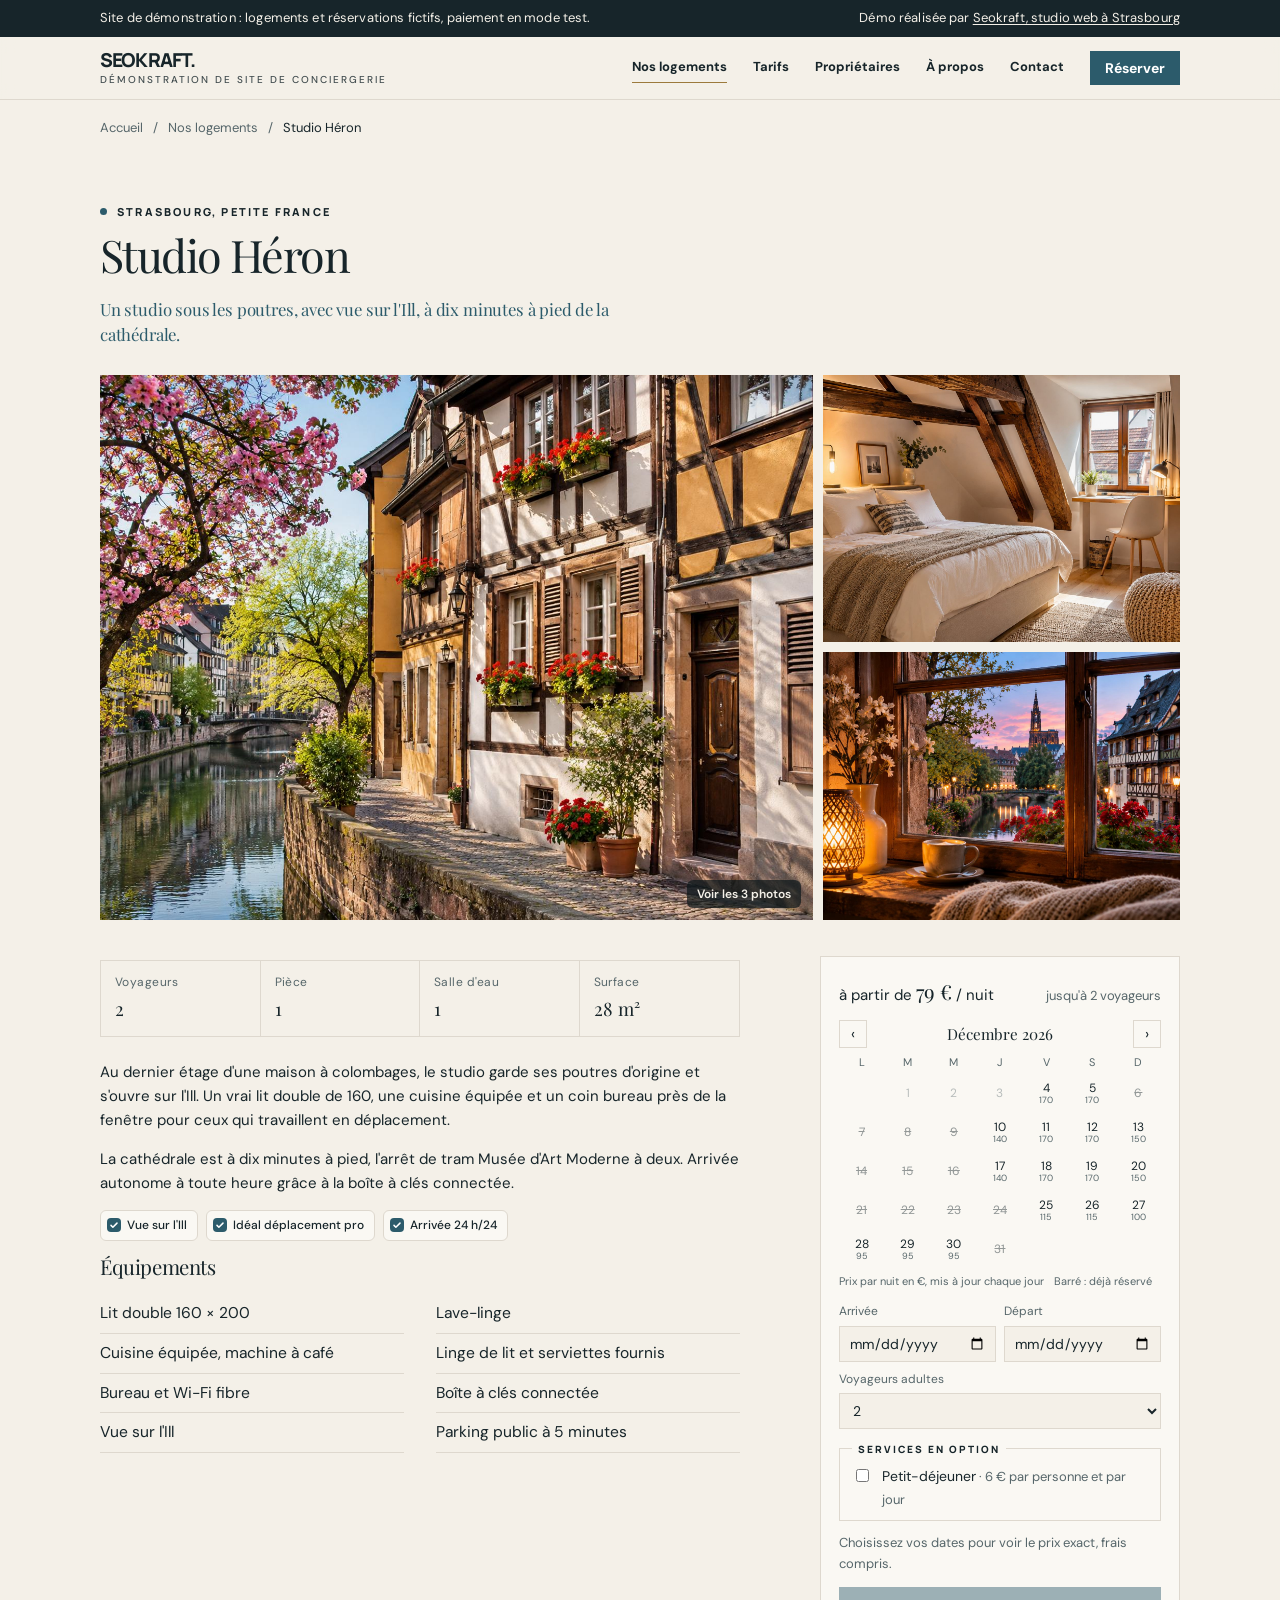
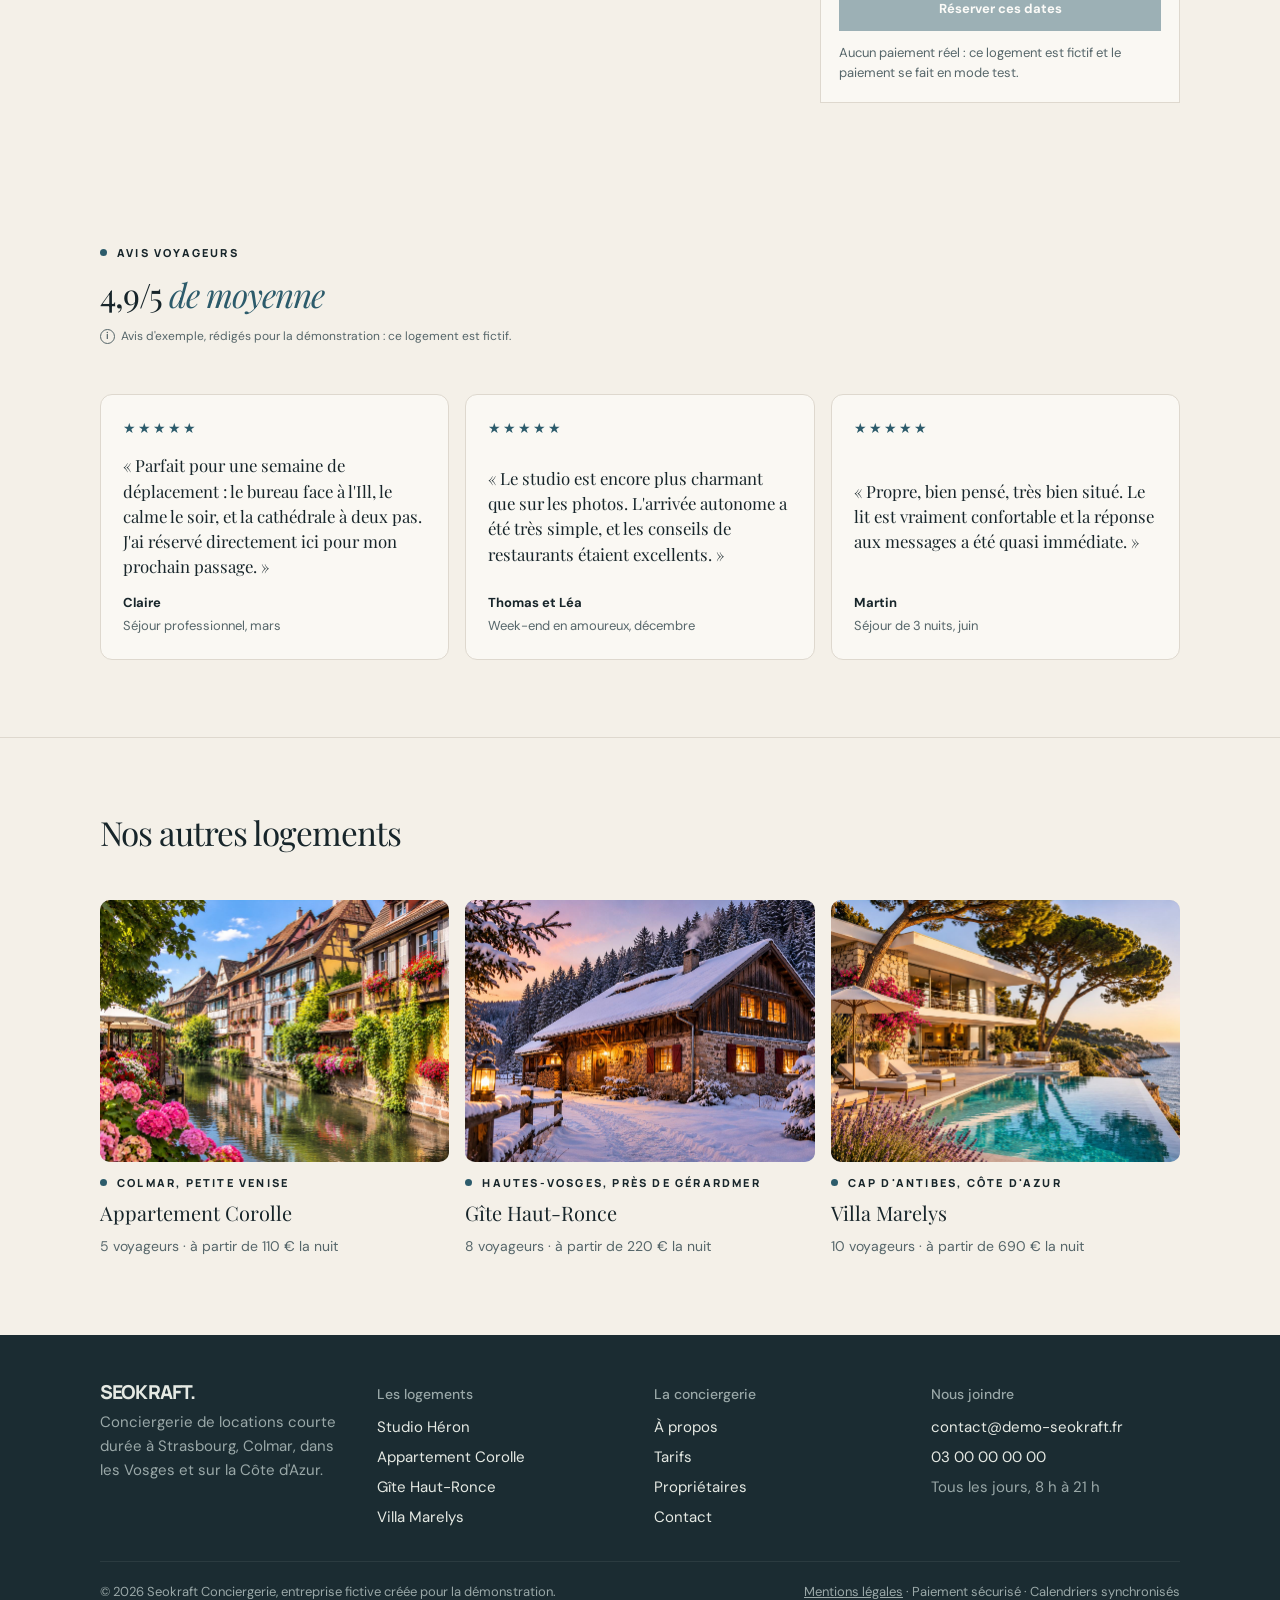
<file: logements/studio-heron.html>
<!doctype html>
<html lang="fr">
<head>
<meta charset="utf-8">
<meta name="viewport" content="width=device-width, initial-scale=1, viewport-fit=cover">
<title>Studio Héron, location à Strasbourg · Seokraft</title>
<meta name="description" content="Un studio sous les poutres, avec vue sur l'Ill, à dix minutes à pied de la cathédrale. 2 voyageurs, dès 79 € la nuit, réservation en direct sans frais.">
<meta name="robots" content="noindex, nofollow">
<link rel="canonical" href="https://demo-seokraft.fr/logements/studio-heron">
<meta name="theme-color" content="#F4F0E8">
<meta property="og:type" content="website">
<meta property="og:locale" content="fr_FR">
<meta property="og:site_name" content="Seokraft Conciergerie">
<meta property="og:title" content="Studio Héron, location à Strasbourg · Seokraft">
<meta property="og:description" content="Un studio sous les poutres, avec vue sur l'Ill, à dix minutes à pied de la cathédrale. 2 voyageurs, dès 79 € la nuit, réservation en direct sans frais.">
<meta property="og:url" content="https://demo-seokraft.fr/logements/studio-heron">
<meta property="og:image" content="https://demo-seokraft.fr/assets/og/studio-heron.jpg">
<meta property="og:image:width" content="1200">
<meta property="og:image:height" content="630">
<meta name="twitter:card" content="summary_large_image">
<link rel="icon" href="/favicon.ico" sizes="32x32">
<link rel="icon" href="/assets/icons/favicon-32.png" type="image/png" sizes="32x32">
<link rel="apple-touch-icon" href="/assets/icons/apple-touch-icon.png">
<link rel="manifest" href="/site.webmanifest">
<link rel="preload" href="/assets/fonts/playfair-display-latin-400-normal.woff2" as="font" type="font/woff2" crossorigin>
<link rel="preload" href="/assets/fonts/dm-sans-latin-400-normal.woff2" as="font" type="font/woff2" crossorigin>
<link rel="preload" as="image" href="/assets/img/heron-1.jpg" fetchpriority="high">
<link rel="stylesheet" href="/assets/site.css">
<script type="application/ld+json">
{
 "@context": "https://schema.org",
 "@graph": [
  {
   "@type": "Organization",
   "@id": "https://demo-seokraft.fr/#organisation",
   "name": "Seokraft Conciergerie",
   "url": "https://demo-seokraft.fr/",
   "email": "contact@demo-seokraft.fr",
   "telephone": "+33 3 00 00 00 00",
   "areaServed": [
    "Strasbourg",
    "Colmar",
    "Gérardmer",
    "Antibes"
   ],
   "address": {
    "@type": "PostalAddress",
    "addressLocality": "Strasbourg",
    "postalCode": "67000",
    "addressCountry": "FR"
   }
  },
  {
   "@type": "WebSite",
   "@id": "https://demo-seokraft.fr/#site",
   "name": "Seokraft Conciergerie",
   "url": "https://demo-seokraft.fr/",
   "inLanguage": "fr-FR",
   "publisher": {
    "@id": "https://demo-seokraft.fr/#organisation"
   }
  },
  {
   "@type": "VacationRental",
   "@id": "https://demo-seokraft.fr/logements/studio-heron#logement",
   "identifier": "heron",
   "name": "Studio Héron",
   "description": "Un studio sous les poutres, avec vue sur l'Ill, à dix minutes à pied de la cathédrale.",
   "url": "https://demo-seokraft.fr/logements/studio-heron",
   "image": [
    "https://demo-seokraft.fr/assets/img/heron-1.jpg",
    "https://demo-seokraft.fr/assets/img/heron-2.jpg",
    "https://demo-seokraft.fr/assets/img/heron-3.jpg"
   ],
   "address": {
    "@type": "PostalAddress",
    "addressLocality": "Strasbourg",
    "postalCode": "67000",
    "addressRegion": "Grand Est",
    "addressCountry": "FR"
   },
   "latitude": 48.5806,
   "longitude": 7.7408,
   "brand": {
    "@id": "https://demo-seokraft.fr/#organisation"
   },
   "checkinTime": "16:00:00",
   "checkoutTime": "10:00:00",
   "containsPlace": {
    "@type": "Accommodation",
    "additionalType": "EntirePlace",
    "occupancy": {
     "@type": "QuantitativeValue",
     "value": 2
    },
    "numberOfBedrooms": 1,
    "numberOfBathroomsTotal": 1,
    "floorSize": {
     "@type": "QuantitativeValue",
     "value": 28,
     "unitCode": "MTK"
    },
    "amenityFeature": [
     {
      "@type": "LocationFeatureSpecification",
      "name": "Wi-Fi",
      "value": true
     },
     {
      "@type": "LocationFeatureSpecification",
      "name": "Cuisine équipée",
      "value": true
     },
     {
      "@type": "LocationFeatureSpecification",
      "name": "Lave-linge",
      "value": true
     },
     {
      "@type": "LocationFeatureSpecification",
      "name": "Bureau",
      "value": true
     },
     {
      "@type": "LocationFeatureSpecification",
      "name": "Vue sur la rivière",
      "value": true
     }
    ]
   }
  },
  {
   "@type": "BreadcrumbList",
   "itemListElement": [
    {
     "@type": "ListItem",
     "position": 1,
     "name": "Accueil",
     "item": "https://demo-seokraft.fr/"
    },
    {
     "@type": "ListItem",
     "position": 2,
     "name": "Nos logements",
     "item": "https://demo-seokraft.fr/logements"
    },
    {
     "@type": "ListItem",
     "position": 3,
     "name": "Studio Héron",
     "item": "https://demo-seokraft.fr/logements/studio-heron"
    }
   ]
  }
 ]
}
</script>
</head>
<body>
<a class="skip" href="#main">Aller au contenu</a>
<div class="demo-band"><div class="wrap"><span>Site de démonstration : logements et réservations fictifs, paiement en mode test.</span><span>Démo réalisée par <a href="https://www.seokraft.fr" rel="noopener">Seokraft, studio web à Strasbourg</a></span></div></div>
<header class="site-head"><div class="wrap">
  <a class="brand" href="/" aria-label="Seokraft, démonstration de site de conciergerie : accueil"><span class="brand-name">Seokraft.</span><span class="brand-sub">Démonstration de site de conciergerie</span></a>
  <button class="menu-toggle" type="button" aria-expanded="false" aria-controls="nav">Menu</button>
  <nav class="nav" id="nav" aria-label="Navigation principale"><a href="/logements" aria-current="page" data-nav-page="logements">Nos logements</a><a href="/tarifs" data-nav-page="tarifs">Tarifs</a><a href="/proprietaires" data-nav-page="proprietaires">Propriétaires</a><a href="/a-propos" data-nav-page="a-propos">À propos</a><a href="/contact" data-nav-page="contact">Contact</a><a class="btn small" href="/logements">Réserver</a></nav>
</div></header>
<main id="main">
<nav class="wrap crumbs" aria-label="Fil d'Ariane"><a href="/">Accueil</a><span aria-hidden="true">/</span><a href="/logements">Nos logements</a><span aria-hidden="true">/</span><span aria-current="page">Studio Héron</span></nav>

<div class="wrap">
  <article class="home-detail" id="heron">
    <div class="detail-head"><p class="place">Strasbourg, Petite France</p><h1>Studio Héron</h1>
      <p class="lede">Un studio sous les poutres, avec vue sur l'Ill, à dix minutes à pied de la cathédrale.</p></div>
    <div class="gallery">
      <div class="plate" data-img="heron-1" data-plate="ville" data-time="jour" aria-label="La façade à colombages du Studio Héron au bord de l'eau"></div>
      <div class="plate" data-img="heron-2" data-plate="ville" data-time="soir" data-view="piscine" aria-label="Le studio sous les poutres, lit double et bureau près de la fenêtre"></div>
      <div class="plate" data-img="heron-3" data-plate="ville" data-time="soir" data-view="fenetre" aria-label="Vue sur la cathédrale et le canal depuis la fenêtre du studio"></div>
    </div>
    <div class="detail-body">
      <div class="prose">
        <dl class="specs"><div><dt>Voyageurs</dt><dd>2</dd></div><div><dt>Pièce</dt><dd>1</dd></div><div><dt>Salle d'eau</dt><dd>1</dd></div><div><dt>Surface</dt><dd>28 m²</dd></div></dl>
        <p>Au dernier étage d'une maison à colombages, le studio garde ses poutres d'origine et s'ouvre sur l'Ill. Un vrai lit double de 160, une cuisine équipée et un coin bureau près de la fenêtre pour ceux qui travaillent en déplacement.</p>
        <p>La cathédrale est à dix minutes à pied, l'arrêt de tram Musée d'Art Moderne à deux. Arrivée autonome à toute heure grâce à la boîte à clés connectée.</p>
        <ul class="ticks"><li>Vue sur l'Ill</li><li>Idéal déplacement pro</li><li>Arrivée 24 h/24</li></ul>
        <h3>Équipements</h3>
        <ul class="amen"><li>Lit double 160 × 200</li><li>Cuisine équipée, machine à café</li><li>Bureau et Wi-Fi fibre</li><li>Vue sur l'Ill</li><li>Lave-linge</li><li>Linge de lit et serviettes fournis</li><li>Boîte à clés connectée</li><li>Parking public à 5 minutes</li></ul>
      </div>
      <aside class="booker" data-home="heron" aria-label="Réserver Studio Héron"></aside>
    </div>
  </article>
</div>

<section class="block" aria-labelledby="avis-heron">
  <div class="wrap">
    <div class="section-head">
      <p class="place">Avis voyageurs</p>
      <h2 id="avis-heron">4,9/5 <em style="color:var(--accent)">de moyenne</em></h2>
      <p class="demo-note">Avis d'exemple, rédigés pour la démonstration : ce logement est fictif.</p>
    </div>
    <div class="reviews">
        <figure class="review"><span class="stars" aria-label="5 sur 5">★★★★★</span><blockquote>« Parfait pour une semaine de déplacement : le bureau face à l'Ill, le calme le soir, et la cathédrale à deux pas. J'ai réservé directement ici pour mon prochain passage. »</blockquote><figcaption><strong>Claire</strong><span>Séjour professionnel, mars</span></figcaption></figure>
        <figure class="review"><span class="stars" aria-label="5 sur 5">★★★★★</span><blockquote>« Le studio est encore plus charmant que sur les photos. L'arrivée autonome a été très simple, et les conseils de restaurants étaient excellents. »</blockquote><figcaption><strong>Thomas et Léa</strong><span>Week-end en amoureux, décembre</span></figcaption></figure>
        <figure class="review"><span class="stars" aria-label="5 sur 5">★★★★★</span><blockquote>« Propre, bien pensé, très bien situé. Le lit est vraiment confortable et la réponse aux messages a été quasi immédiate. »</blockquote><figcaption><strong>Martin</strong><span>Séjour de 3 nuits, juin</span></figcaption></figure>
    </div>
  </div>
</section>

<section class="block">
  <div class="wrap">
    <div class="section-head"><h2>Nos autres logements</h2></div>
    <div class="mini-cards">
      <a class="mini-card" href="/logements/appartement-corolle">
        <div class="plate" data-img="corolle-1" data-plate="ville" aria-label="Appartement Corolle, Colmar, Petite Venise"></div>
        <span class="place">Colmar, Petite Venise</span>
        <strong>Appartement Corolle</strong>
        <span class="muted">5 voyageurs · à partir de 110 € la nuit</span>
      </a>
      <a class="mini-card" href="/logements/gite-haut-ronce">
        <div class="plate" data-img="hautronce-1" data-plate="ville" aria-label="Gîte Haut-Ronce, Hautes-Vosges, près de Gérardmer"></div>
        <span class="place">Hautes-Vosges, près de Gérardmer</span>
        <strong>Gîte Haut-Ronce</strong>
        <span class="muted">8 voyageurs · à partir de 220 € la nuit</span>
      </a>
      <a class="mini-card" href="/logements/villa-marelys">
        <div class="plate" data-img="marelys-1" data-plate="ville" aria-label="Villa Marelys, Cap d'Antibes, Côte d'Azur"></div>
        <span class="place">Cap d'Antibes, Côte d'Azur</span>
        <strong>Villa Marelys</strong>
        <span class="muted">10 voyageurs · à partir de 690 € la nuit</span>
      </a>
    </div>
  </div>
</section>

</main>
<footer class="site-foot"><div class="wrap">
  <div class="foot-cols">
    <div><p class="brand-name">Seokraft.</p><p class="muted" style="max-width:32ch;margin-top:8px">Conciergerie de locations courte durée à Strasbourg, Colmar, dans les Vosges et sur la Côte d'Azur.</p></div>
    <div><h4>Les logements</h4><ul><li><a href="/logements/studio-heron">Studio Héron</a></li><li><a href="/logements/appartement-corolle">Appartement Corolle</a></li><li><a href="/logements/gite-haut-ronce">Gîte Haut-Ronce</a></li><li><a href="/logements/villa-marelys">Villa Marelys</a></li></ul></div>
    <div><h4>La conciergerie</h4><ul><li><a href="/a-propos">À propos</a></li><li><a href="/tarifs">Tarifs</a></li><li><a href="/proprietaires">Propriétaires</a></li><li><a href="/contact">Contact</a></li></ul></div>
    <div><h4>Nous joindre</h4><ul><li>contact@demo-seokraft.fr</li><li class="num">03 00 00 00 00</li><li class="muted">Tous les jours, 8 h à 21 h</li></ul></div>
  </div>
  <div class="foot-legal"><span>© <span data-year>2026</span> Seokraft Conciergerie, entreprise fictive créée pour la démonstration.</span><span><a href="/mentions-legales">Mentions légales</a> · Paiement sécurisé · Calendriers synchronisés</span></div>
</div></footer>
<script src="/assets/img-map.js" defer></script>
<script src="/assets/plates.js" defer></script>
<script src="/assets/site.js" defer></script>
</body>
</html>
</file>
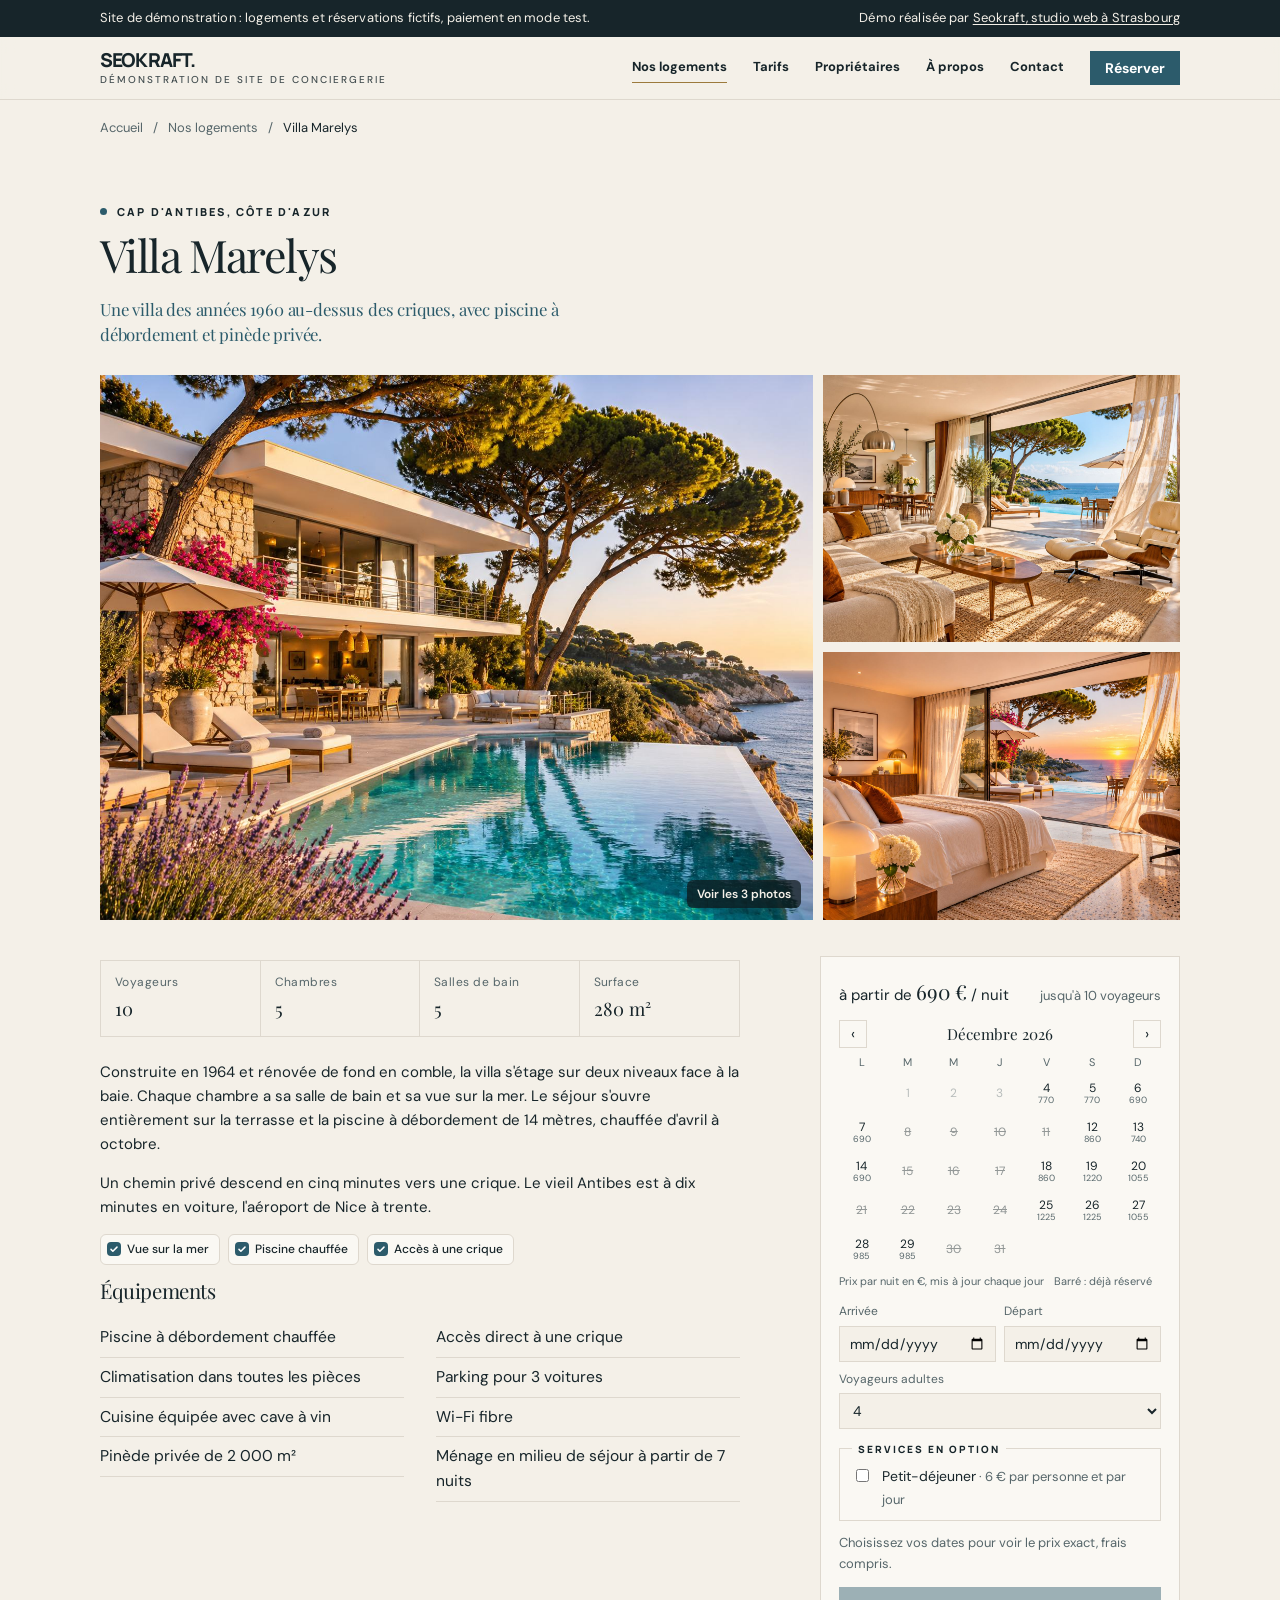
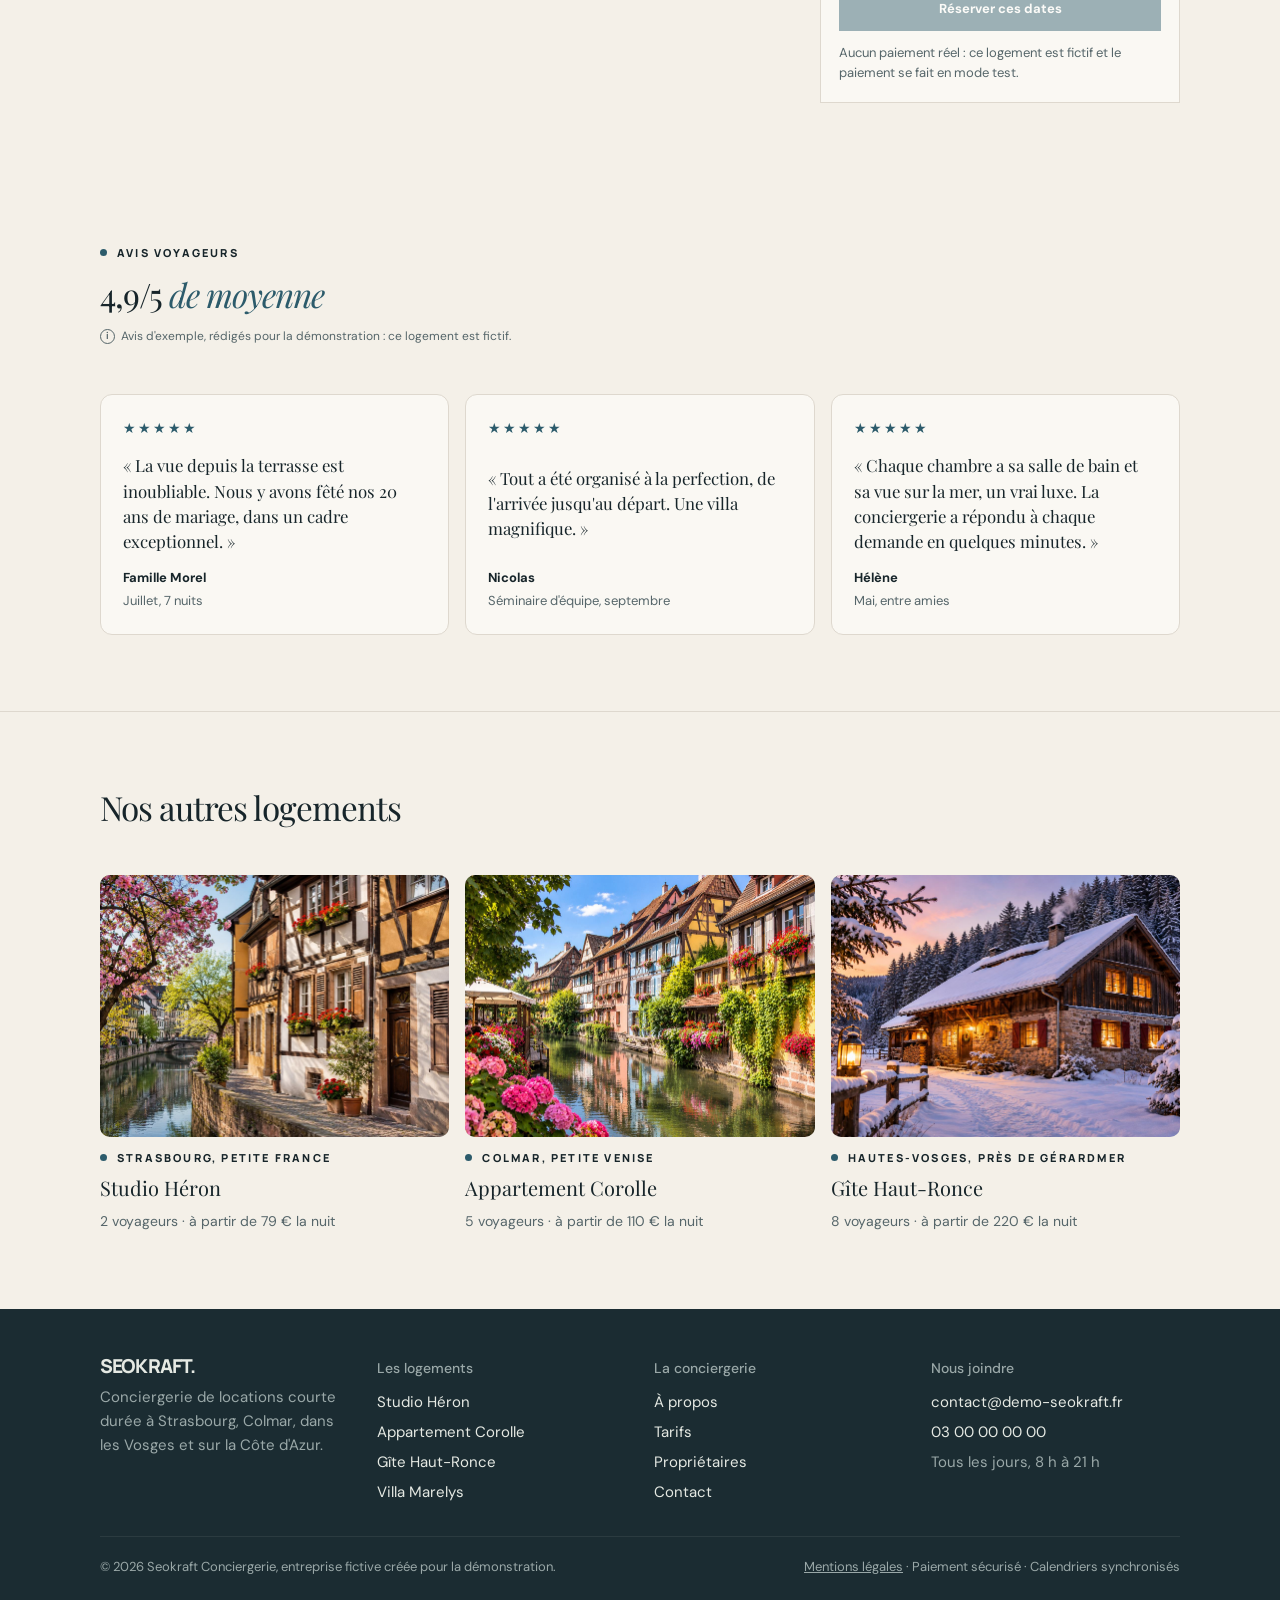
<file: logements/villa-marelys.html>
<!doctype html>
<html lang="fr">
<head>
<meta charset="utf-8">
<meta name="viewport" content="width=device-width, initial-scale=1, viewport-fit=cover">
<title>Villa Marelys, location à Antibes · Seokraft</title>
<meta name="description" content="Une villa des années 1960 au-dessus des criques, avec piscine à débordement et pinède privée. 10 voyageurs, dès 690 € la nuit, réservation en direct sans frais.">
<meta name="robots" content="noindex, nofollow">
<link rel="canonical" href="https://demo-seokraft.fr/logements/villa-marelys">
<meta name="theme-color" content="#F4F0E8">
<meta property="og:type" content="website">
<meta property="og:locale" content="fr_FR">
<meta property="og:site_name" content="Seokraft Conciergerie">
<meta property="og:title" content="Villa Marelys, location à Antibes · Seokraft">
<meta property="og:description" content="Une villa des années 1960 au-dessus des criques, avec piscine à débordement et pinède privée. 10 voyageurs, dès 690 € la nuit, réservation en direct sans frais.">
<meta property="og:url" content="https://demo-seokraft.fr/logements/villa-marelys">
<meta property="og:image" content="https://demo-seokraft.fr/assets/og/villa-marelys.jpg">
<meta property="og:image:width" content="1200">
<meta property="og:image:height" content="630">
<meta name="twitter:card" content="summary_large_image">
<link rel="icon" href="/favicon.ico" sizes="32x32">
<link rel="icon" href="/assets/icons/favicon-32.png" type="image/png" sizes="32x32">
<link rel="apple-touch-icon" href="/assets/icons/apple-touch-icon.png">
<link rel="manifest" href="/site.webmanifest">
<link rel="preload" href="/assets/fonts/playfair-display-latin-400-normal.woff2" as="font" type="font/woff2" crossorigin>
<link rel="preload" href="/assets/fonts/dm-sans-latin-400-normal.woff2" as="font" type="font/woff2" crossorigin>
<link rel="preload" as="image" href="/assets/img/marelys-1.jpg" fetchpriority="high">
<link rel="stylesheet" href="/assets/site.css">
<script type="application/ld+json">
{
 "@context": "https://schema.org",
 "@graph": [
  {
   "@type": "Organization",
   "@id": "https://demo-seokraft.fr/#organisation",
   "name": "Seokraft Conciergerie",
   "url": "https://demo-seokraft.fr/",
   "email": "contact@demo-seokraft.fr",
   "telephone": "+33 3 00 00 00 00",
   "areaServed": [
    "Strasbourg",
    "Colmar",
    "Gérardmer",
    "Antibes"
   ],
   "address": {
    "@type": "PostalAddress",
    "addressLocality": "Strasbourg",
    "postalCode": "67000",
    "addressCountry": "FR"
   }
  },
  {
   "@type": "WebSite",
   "@id": "https://demo-seokraft.fr/#site",
   "name": "Seokraft Conciergerie",
   "url": "https://demo-seokraft.fr/",
   "inLanguage": "fr-FR",
   "publisher": {
    "@id": "https://demo-seokraft.fr/#organisation"
   }
  },
  {
   "@type": "VacationRental",
   "@id": "https://demo-seokraft.fr/logements/villa-marelys#logement",
   "identifier": "marelys",
   "name": "Villa Marelys",
   "description": "Une villa des années 1960 au-dessus des criques, avec piscine à débordement et pinède privée.",
   "url": "https://demo-seokraft.fr/logements/villa-marelys",
   "image": [
    "https://demo-seokraft.fr/assets/img/marelys-1.jpg",
    "https://demo-seokraft.fr/assets/img/marelys-2.jpg",
    "https://demo-seokraft.fr/assets/img/marelys-3.jpg"
   ],
   "address": {
    "@type": "PostalAddress",
    "addressLocality": "Antibes",
    "postalCode": "06160",
    "addressRegion": "Provence-Alpes-Côte d'Azur",
    "addressCountry": "FR"
   },
   "latitude": 43.5536,
   "longitude": 7.1237,
   "brand": {
    "@id": "https://demo-seokraft.fr/#organisation"
   },
   "checkinTime": "16:00:00",
   "checkoutTime": "10:00:00",
   "containsPlace": {
    "@type": "Accommodation",
    "additionalType": "EntirePlace",
    "occupancy": {
     "@type": "QuantitativeValue",
     "value": 10
    },
    "numberOfBedrooms": 5,
    "numberOfBathroomsTotal": 5,
    "floorSize": {
     "@type": "QuantitativeValue",
     "value": 280,
     "unitCode": "MTK"
    },
    "amenityFeature": [
     {
      "@type": "LocationFeatureSpecification",
      "name": "Wi-Fi",
      "value": true
     },
     {
      "@type": "LocationFeatureSpecification",
      "name": "Piscine",
      "value": true
     },
     {
      "@type": "LocationFeatureSpecification",
      "name": "Climatisation",
      "value": true
     },
     {
      "@type": "LocationFeatureSpecification",
      "name": "Parking gratuit",
      "value": true
     },
     {
      "@type": "LocationFeatureSpecification",
      "name": "Vue sur la mer",
      "value": true
     }
    ]
   }
  },
  {
   "@type": "BreadcrumbList",
   "itemListElement": [
    {
     "@type": "ListItem",
     "position": 1,
     "name": "Accueil",
     "item": "https://demo-seokraft.fr/"
    },
    {
     "@type": "ListItem",
     "position": 2,
     "name": "Nos logements",
     "item": "https://demo-seokraft.fr/logements"
    },
    {
     "@type": "ListItem",
     "position": 3,
     "name": "Villa Marelys",
     "item": "https://demo-seokraft.fr/logements/villa-marelys"
    }
   ]
  }
 ]
}
</script>
</head>
<body>
<a class="skip" href="#main">Aller au contenu</a>
<div class="demo-band"><div class="wrap"><span>Site de démonstration : logements et réservations fictifs, paiement en mode test.</span><span>Démo réalisée par <a href="https://www.seokraft.fr" rel="noopener">Seokraft, studio web à Strasbourg</a></span></div></div>
<header class="site-head"><div class="wrap">
  <a class="brand" href="/" aria-label="Seokraft, démonstration de site de conciergerie : accueil"><span class="brand-name">Seokraft.</span><span class="brand-sub">Démonstration de site de conciergerie</span></a>
  <button class="menu-toggle" type="button" aria-expanded="false" aria-controls="nav">Menu</button>
  <nav class="nav" id="nav" aria-label="Navigation principale"><a href="/logements" aria-current="page" data-nav-page="logements">Nos logements</a><a href="/tarifs" data-nav-page="tarifs">Tarifs</a><a href="/proprietaires" data-nav-page="proprietaires">Propriétaires</a><a href="/a-propos" data-nav-page="a-propos">À propos</a><a href="/contact" data-nav-page="contact">Contact</a><a class="btn small" href="/logements">Réserver</a></nav>
</div></header>
<main id="main">
<nav class="wrap crumbs" aria-label="Fil d'Ariane"><a href="/">Accueil</a><span aria-hidden="true">/</span><a href="/logements">Nos logements</a><span aria-hidden="true">/</span><span aria-current="page">Villa Marelys</span></nav>

<div class="wrap">
  <article class="home-detail" id="marelys">
    <div class="detail-head"><p class="place">Cap d'Antibes, Côte d'Azur</p><h1>Villa Marelys</h1>
      <p class="lede">Une villa des années 1960 au-dessus des criques, avec piscine à débordement et pinède privée.</p></div>
    <div class="gallery">
      <div data-img="marelys-1" class="plate" data-plate="mer" data-time="jour" aria-label="La villa et sa piscine à débordement au-dessus de la mer"></div>
      <div data-img="marelys-2" class="plate" data-plate="mer" data-time="jour" data-view="piscine" aria-label="Le séjour ouvert sur la terrasse et la mer"></div>
      <div data-img="marelys-3" class="plate" data-plate="mer" data-time="soir" data-view="fenetre" aria-label="La suite parentale face au coucher de soleil sur la mer"></div>
    </div>
    <div class="detail-body">
      <div class="prose">
        <dl class="specs"><div><dt>Voyageurs</dt><dd>10</dd></div><div><dt>Chambres</dt><dd>5</dd></div><div><dt>Salles de bain</dt><dd>5</dd></div><div><dt>Surface</dt><dd>280 m²</dd></div></dl>
        <p>Construite en 1964 et rénovée de fond en comble, la villa s'étage sur deux niveaux face à la baie. Chaque chambre a sa salle de bain et sa vue sur la mer. Le séjour s'ouvre entièrement sur la terrasse et la piscine à débordement de 14 mètres, chauffée d'avril à octobre.</p>
        <p>Un chemin privé descend en cinq minutes vers une crique. Le vieil Antibes est à dix minutes en voiture, l'aéroport de Nice à trente.</p>
        <ul class="ticks"><li>Vue sur la mer</li><li>Piscine chauffée</li><li>Accès à une crique</li></ul>
        <h3>Équipements</h3>
        <ul class="amen"><li>Piscine à débordement chauffée</li><li>Climatisation dans toutes les pièces</li><li>Cuisine équipée avec cave à vin</li><li>Pinède privée de 2 000 m²</li><li>Accès direct à une crique</li><li>Parking pour 3 voitures</li><li>Wi-Fi fibre</li><li>Ménage en milieu de séjour à partir de 7 nuits</li></ul>
      </div>
      <aside class="booker" data-home="marelys" aria-label="Réserver Villa Marelys"></aside>
    </div>
  </article>
</div>

<section class="block" aria-labelledby="avis-marelys">
  <div class="wrap">
    <div class="section-head">
      <p class="place">Avis voyageurs</p>
      <h2 id="avis-marelys">4,9/5 <em style="color:var(--accent)">de moyenne</em></h2>
      <p class="demo-note">Avis d'exemple, rédigés pour la démonstration : ce logement est fictif.</p>
    </div>
    <div class="reviews">
        <figure class="review"><span class="stars" aria-label="5 sur 5">★★★★★</span><blockquote>« La vue depuis la terrasse est inoubliable. Nous y avons fêté nos 20 ans de mariage, dans un cadre exceptionnel. »</blockquote><figcaption><strong>Famille Morel</strong><span>Juillet, 7 nuits</span></figcaption></figure>
        <figure class="review"><span class="stars" aria-label="5 sur 5">★★★★★</span><blockquote>« Tout a été organisé à la perfection, de l'arrivée jusqu'au départ. Une villa magnifique. »</blockquote><figcaption><strong>Nicolas</strong><span>Séminaire d'équipe, septembre</span></figcaption></figure>
        <figure class="review"><span class="stars" aria-label="5 sur 5">★★★★★</span><blockquote>« Chaque chambre a sa salle de bain et sa vue sur la mer, un vrai luxe. La conciergerie a répondu à chaque demande en quelques minutes. »</blockquote><figcaption><strong>Hélène</strong><span>Mai, entre amies</span></figcaption></figure>
    </div>
  </div>
</section>

<section class="block">
  <div class="wrap">
    <div class="section-head"><h2>Nos autres logements</h2></div>
    <div class="mini-cards">
      <a class="mini-card" href="/logements/studio-heron">
        <div class="plate" data-img="heron-1" data-plate="ville" aria-label="Studio Héron, Strasbourg, Petite France"></div>
        <span class="place">Strasbourg, Petite France</span>
        <strong>Studio Héron</strong>
        <span class="muted">2 voyageurs · à partir de 79 € la nuit</span>
      </a>
      <a class="mini-card" href="/logements/appartement-corolle">
        <div class="plate" data-img="corolle-1" data-plate="ville" aria-label="Appartement Corolle, Colmar, Petite Venise"></div>
        <span class="place">Colmar, Petite Venise</span>
        <strong>Appartement Corolle</strong>
        <span class="muted">5 voyageurs · à partir de 110 € la nuit</span>
      </a>
      <a class="mini-card" href="/logements/gite-haut-ronce">
        <div class="plate" data-img="hautronce-1" data-plate="ville" aria-label="Gîte Haut-Ronce, Hautes-Vosges, près de Gérardmer"></div>
        <span class="place">Hautes-Vosges, près de Gérardmer</span>
        <strong>Gîte Haut-Ronce</strong>
        <span class="muted">8 voyageurs · à partir de 220 € la nuit</span>
      </a>
    </div>
  </div>
</section>

</main>
<footer class="site-foot"><div class="wrap">
  <div class="foot-cols">
    <div><p class="brand-name">Seokraft.</p><p class="muted" style="max-width:32ch;margin-top:8px">Conciergerie de locations courte durée à Strasbourg, Colmar, dans les Vosges et sur la Côte d'Azur.</p></div>
    <div><h4>Les logements</h4><ul><li><a href="/logements/studio-heron">Studio Héron</a></li><li><a href="/logements/appartement-corolle">Appartement Corolle</a></li><li><a href="/logements/gite-haut-ronce">Gîte Haut-Ronce</a></li><li><a href="/logements/villa-marelys">Villa Marelys</a></li></ul></div>
    <div><h4>La conciergerie</h4><ul><li><a href="/a-propos">À propos</a></li><li><a href="/tarifs">Tarifs</a></li><li><a href="/proprietaires">Propriétaires</a></li><li><a href="/contact">Contact</a></li></ul></div>
    <div><h4>Nous joindre</h4><ul><li>contact@demo-seokraft.fr</li><li class="num">03 00 00 00 00</li><li class="muted">Tous les jours, 8 h à 21 h</li></ul></div>
  </div>
  <div class="foot-legal"><span>© <span data-year>2026</span> Seokraft Conciergerie, entreprise fictive créée pour la démonstration.</span><span><a href="/mentions-legales">Mentions légales</a> · Paiement sécurisé · Calendriers synchronisés</span></div>
</div></footer>
<script src="/assets/img-map.js" defer></script>
<script src="/assets/plates.js" defer></script>
<script src="/assets/site.js" defer></script>
</body>
</html>
</file>
<file: assets/site.css>
/* Polices hébergées sur le site (pas d'appel à Google Fonts : plus rapide et conforme RGPD) */
@font-face { font-family: "Playfair Display"; font-style: normal; font-weight: 400; font-display: swap; src: url("/assets/fonts/playfair-display-latin-400-normal.woff2") format("woff2"); }
@font-face { font-family: "Playfair Display"; font-style: italic; font-weight: 400; font-display: swap; src: url("/assets/fonts/playfair-display-latin-400-italic.woff2") format("woff2"); }
@font-face { font-family: "Playfair Display"; font-style: normal; font-weight: 500; font-display: swap; src: url("/assets/fonts/playfair-display-latin-500-normal.woff2") format("woff2"); }
@font-face { font-family: "DM Sans"; font-style: normal; font-weight: 400; font-display: swap; src: url("/assets/fonts/dm-sans-latin-400-normal.woff2") format("woff2"); }
@font-face { font-family: "DM Sans"; font-style: normal; font-weight: 500; font-display: swap; src: url("/assets/fonts/dm-sans-latin-500-normal.woff2") format("woff2"); }
@font-face { font-family: "DM Sans"; font-style: normal; font-weight: 600; font-display: swap; src: url("/assets/fonts/dm-sans-latin-600-normal.woff2") format("woff2"); }
@font-face { font-family: "DM Sans"; font-style: normal; font-weight: 700; font-display: swap; src: url("/assets/fonts/dm-sans-latin-700-normal.woff2") format("woff2"); }
@font-face { font-family: "Manrope"; font-style: normal; font-weight: 800; font-display: swap; src: url("/assets/fonts/manrope-latin-800-normal.woff2") format("woff2"); }

/* Seokraft Conciergerie — maisons de caractère, réservation en direct.
   Layout: colonne éditoriale alignée à gauche, planches illustrées façon affiche de voyage, marge de 16px minimum. */
:root {
  --ground: #F4F0E8;      /* ivoire seokraft */
  --surface: #FAF8F3;
  --ink: #17252A;         /* pétrole profond */
  --muted: #56666A;
  --line: #DED8CE;
  --accent: #2C5B6B;      /* bleu des volets */
  --accent-ink: #FFFFFF;
  --brass: #9C7A3C;       /* laiton */
  --night: #1B2C32;
  --ok: #2F6B4A;
  --display: "Playfair Display", Georgia, serif;
  --body: "DM Sans", "Helvetica Neue", Arial, sans-serif;
  --label: "Manrope", "DM Sans", Arial, sans-serif;
  --measure: 64ch;
  --radius: 0;
}
@media (prefers-color-scheme: dark) {
  :root:not([data-theme="light"]) {
    --ground: #111A1D; --surface: #172428; --ink: #E5E9E3; --muted: #9AA8A8;
    --line: #2B3B40; --accent: #86B6C4; --accent-ink: #0F181B; --brass: #CDAE6C; --night: #0B1316; --ok: #7CC29B;
    color-scheme: dark;
  }
}
:root[data-theme="dark"] {
  --ground: #111A1D; --surface: #172428; --ink: #E5E9E3; --muted: #9AA8A8;
    --line: #2B3B40; --accent: #86B6C4; --accent-ink: #0F181B; --brass: #CDAE6C; --night: #0B1316; --ok: #7CC29B;
  color-scheme: dark;
}

*, *::before, *::after { box-sizing: border-box; }
html { -webkit-text-size-adjust: 100%; }
body {
  margin: 0;
  background: var(--ground);
  color: var(--ink);
  font-family: var(--body);
  font-size: 0.9375rem;
  line-height: 1.6;
  font-weight: 400;
}
img { max-width: 100%; display: block; }
a { color: inherit; }
:focus-visible { outline: 2px solid var(--accent); outline-offset: 3px; }

.wrap {
  width: 100%;
  max-width: 1160px;
  margin-inline: auto;
  padding-left: max(16px, env(safe-area-inset-left, 0px));
  padding-right: max(16px, env(safe-area-inset-right, 0px));
}
@media (min-width: 720px) {
  .wrap { padding-left: max(40px, env(safe-area-inset-left, 0px)); padding-right: max(40px, env(safe-area-inset-right, 0px)); }
}

/* Bandeau démo */
.demo-band {
  background: var(--ink);
  color: var(--ground);
  font-size: 0.8125rem;
  letter-spacing: 0.01em;
}
.demo-band .wrap { padding-block: 8px; display: flex; gap: 12px; flex-wrap: wrap; justify-content: space-between; }
.demo-band a { color: inherit; }

/* En-tête */
body::before { content: ""; position: fixed; inset: 0 0 auto; height: env(safe-area-inset-top, 0px); z-index: 10; background: var(--ground); }
.site-head {
  position: sticky; top: env(safe-area-inset-top, 0px); z-index: 9;
  background: color-mix(in srgb, var(--ground) 92%, transparent);
  backdrop-filter: blur(8px);
  border-bottom: 1px solid var(--line);
}
.site-head .wrap { display: flex; align-items: center; justify-content: space-between; gap: 20px; padding-block: 14px; }
.brand { display: flex; flex-direction: column; text-decoration: none; line-height: 1; gap: 4px; }
.brand-name { font-family: var(--label); font-size: 1.05rem; font-weight: 800; letter-spacing: -0.01em; text-transform: uppercase; }
.brand-sub { font-family: var(--label); font-size: 0.625rem; font-weight: 800; color: var(--muted); letter-spacing: 0.2em; text-transform: uppercase; }
.nav { display: flex; gap: 26px; align-items: center; }
.nav a { text-decoration: none; font-size: 0.8125rem; font-weight: 700; padding-block: 4px; border-bottom: 1px solid transparent; }
.nav a:hover { border-bottom-color: var(--line); }
.nav a[aria-current="page"] { border-bottom-color: var(--brass); }
.nav .btn { border-bottom: 0; }
.menu-toggle { display: none; background: none; border: 1px solid var(--line); color: var(--ink); font: inherit; padding: 6px 12px; border-radius: var(--radius); cursor: pointer; }
@media (max-width: 860px) {
  .menu-toggle { display: inline-block; }
  .nav { display: none; position: absolute; left: 0; right: 0; top: 100%; flex-direction: column; align-items: flex-start; gap: 4px;
         background: var(--ground); border-bottom: 1px solid var(--line);
         padding: 12px max(16px, env(safe-area-inset-right, 0px)) 20px max(16px, env(safe-area-inset-left, 0px)); }
  .nav.open { display: flex; }
  .nav a { font-size: 1.1rem; padding-block: 8px; }
}

/* Boutons */
.btn {
  display: inline-flex; align-items: center; justify-content: center; gap: 8px;
  background: var(--accent); color: var(--accent-ink);
  border: 1px solid var(--accent); border-radius: var(--radius);
  padding: 13px 18px; font: 700 0.8125rem/1.2 var(--body); letter-spacing: 0;
  text-decoration: none; cursor: pointer; transition: background .2s, color .2s;
}
.btn:hover { background: transparent; color: var(--accent); }
.btn.ghost { background: transparent; color: var(--ink); border: 0.8px solid var(--ink); }
.btn.ghost:hover { background: var(--ink); color: var(--ground); }
.btn[disabled] { opacity: .45; cursor: not-allowed; }
.btn.small { padding: 8px 14px; font-size: 0.875rem; }

/* Typo */
h1, h2, h3 { font-family: var(--display); font-weight: 400; line-height: 1.12; margin: 0; text-wrap: balance; letter-spacing: -0.02em; }
h1 { font-size: clamp(2rem, 4vw, 3.25rem); letter-spacing: -0.035em; }
h2 { font-size: clamp(1.5rem, 2.6vw, 2.1rem); letter-spacing: -0.03em; }
h3 { font-size: clamp(1.2rem, 1.6vw, 1.4rem); }
p { margin: 0; }
.lede { font-family: var(--display); font-size: clamp(1.05rem, 1.3vw, 1.15rem); line-height: 1.5; max-width: 52ch; color: var(--accent); letter-spacing: -0.01em; }
.prose { max-width: var(--measure); display: grid; gap: 1em; }
.muted { color: var(--muted); }
.place { font-family: var(--label); font-size: 0.6875rem; font-weight: 800; letter-spacing: 0.2em; text-transform: uppercase; color: var(--ink); display: flex; align-items: center; gap: 10px; }
.place::before { content: ""; width: 7px; height: 7px; border-radius: 50%; background: var(--accent); flex: none; }
.num { font-variant-numeric: tabular-nums; }

section.block { padding-block: clamp(44px, 6vw, 80px); }
.block + .block { border-top: 1px solid var(--line); }
.section-head { display: grid; gap: 14px; align-content: start; margin-bottom: clamp(28px, 4vw, 48px); max-width: 760px; }

/* Planches illustrées */
.plate { position: relative; overflow: hidden; background: var(--line); aspect-ratio: 4 / 3; max-width: 100%; }
.plate svg { position: absolute; inset: 0; width: 100%; height: 100%; display: block; }
.plate.tall { aspect-ratio: 4 / 5; }
.plate.wide { aspect-ratio: 16 / 9; }
.plate.pano { aspect-ratio: 21 / 9; }
.plate figcaption, .plate .tag {
  position: absolute; left: 14px; bottom: 12px; z-index: 2;
  font-size: 0.75rem; letter-spacing: 0.08em; color: #F7F8F4; text-shadow: 0 1px 6px rgba(10,20,25,.45);
}

/* Héros d'accueil */
.hero { padding-block: clamp(24px, 4vw, 48px) clamp(36px, 5vw, 64px); }
.hero-grid { display: grid; grid-template-columns: minmax(0, 1fr); gap: 32px; align-items: end; }
@media (min-width: 960px) { .hero-grid { grid-template-columns: minmax(0, 5fr) minmax(0, 7fr); gap: 56px; } }
.hero-copy { display: grid; gap: 24px; min-width: 0; }
.hero-copy h1 em, .page-head h1 em { font-style: italic; color: var(--accent); }
.hero-actions { display: flex; gap: 12px; flex-wrap: wrap; }
.hero-plate { min-width: 0; }
.hero-plate .plate { aspect-ratio: 16 / 11; }

/* Barre de recherche rapide */
.quick {
  margin-top: 28px; background: var(--surface); border: 1px solid var(--line);
  display: grid; grid-template-columns: repeat(auto-fit, minmax(150px, 1fr)); gap: 0;
}
.quick label { display: grid; gap: 2px; padding: 12px 16px; border-right: 1px solid var(--line); font-size: 0.75rem; color: var(--muted); letter-spacing: 0.04em; min-width: 0; }
.quick label:last-of-type { border-right: 0; }
.quick select, .quick input { font: 1rem var(--body); color: var(--ink); background: transparent; border: 0; padding: 2px 0; width: 100%; min-width: 0; }
.quick .btn { border-radius: 0; margin: -1px; }

/* Liste de maisons */
.homes { display: grid; gap: clamp(40px, 6vw, 72px); }
.home-row { display: grid; grid-template-columns: minmax(0, 1fr); gap: 24px; align-items: center; }
@media (min-width: 860px) {
  .home-row { grid-template-columns: minmax(0, 7fr) minmax(0, 5fr); gap: 48px; }
  .home-row:nth-child(even) .plate-col { order: 2; }
}
.home-info { display: grid; gap: 14px; min-width: 0; }
.facts { display: flex; flex-wrap: wrap; gap: 6px 18px; font-size: 0.95rem; color: var(--muted); list-style: none; padding: 0; margin: 0; }
.from { font-size: 0.95rem; }
.from strong { font-family: var(--display); font-size: 1.3rem; font-weight: 400; color: var(--ink); }

/* Bandeau argument */
.pillars { display: grid; grid-template-columns: repeat(auto-fit, minmax(230px, 1fr)); gap: 12px; }
.pillar { display: grid; gap: 10px; align-content: start; background: var(--night); color: #E5E9E3; border: 0.8px solid #2B3B40; padding: 28px 22px 22px; --muted: #AEBBBB; }
.pillar h3 { font-size: 1.15rem; }

.quote { font-family: var(--display); font-style: italic; font-size: clamp(1.5rem, 2.8vw, 2.3rem); line-height: 1.3; max-width: 30ch; }
.quote-by { margin-top: 14px; font-size: 0.95rem; color: var(--muted); }

.split { display: grid; grid-template-columns: minmax(0, 1fr); gap: 36px; }
@media (min-width: 900px) { .split { grid-template-columns: minmax(0, 1fr) minmax(0, 1fr); gap: 64px; } }

/* Fiche maison détaillée */
.home-detail { padding-block: clamp(40px, 5vw, 72px); border-top: 1px solid var(--line); scroll-margin-top: 90px; }
.home-detail:first-of-type { border-top: 0; }
.detail-head { display: grid; gap: 10px; margin-bottom: 28px; }
.gallery { display: grid; grid-template-columns: minmax(0, 2fr) minmax(0, 1fr); gap: 10px; }
.gallery .plate:first-child { grid-row: span 2; aspect-ratio: auto; min-height: 100%; }
.gallery .plate { aspect-ratio: 4 / 3; }
@media (max-width: 640px) {
  .gallery { grid-template-columns: minmax(0, 1fr) minmax(0, 1fr); }
  .gallery .plate:first-child { grid-column: span 2; grid-row: auto; aspect-ratio: 4 / 3; }
}
.detail-body { display: grid; grid-template-columns: minmax(0, 1fr); gap: 40px; margin-top: 36px; }
@media (min-width: 960px) { .detail-body { grid-template-columns: minmax(0, 7fr) minmax(0, 5fr); gap: 56px; align-items: start; } }
.amen { columns: 2 220px; column-gap: 32px; padding: 0; margin: 0; list-style: none; }
.amen li { break-inside: avoid; padding: 7px 0; border-bottom: 1px solid var(--line); font-size: 0.975rem; }
.specs { display: grid; grid-template-columns: repeat(auto-fit, minmax(120px, 1fr)); gap: 0; border: 1px solid var(--line); margin-block: 4px 8px; }
.specs div { padding: 12px 14px; border-right: 1px solid var(--line); display: grid; gap: 2px; }
.specs div:last-child { border-right: 0; }
.specs dt { font-size: 0.75rem; color: var(--muted); letter-spacing: 0.04em; }
.specs dd { margin: 0; font-family: var(--display); font-size: 1.15rem; }

/* Module de réservation */
.booker { background: var(--surface); border: 1px solid var(--line); padding: 24px; display: grid; gap: 16px; position: sticky; top: 96px; }
.booker-head { display: flex; justify-content: space-between; align-items: baseline; gap: 12px; flex-wrap: wrap; }
.booker-head strong { font-family: var(--display); font-size: 1.5rem; font-weight: 400; }
.fields { display: grid; grid-template-columns: minmax(0, 1fr) minmax(0, 1fr); gap: 10px; }
.field { display: grid; gap: 4px; font-size: 0.8125rem; color: var(--muted); min-width: 0; }
.field.full { grid-column: 1 / -1; }
.field input, .field select, .field textarea {
  font: 1rem var(--body); color: var(--ink); background: var(--ground);
  border: 1px solid var(--line); border-radius: var(--radius); padding: 10px 12px; width: 100%; min-width: 0;
}
.field textarea { min-height: 140px; resize: vertical; }
.field input:focus, .field select:focus, .field textarea:focus { outline: 2px solid var(--accent); outline-offset: 0; border-color: var(--accent); }
.breakdown { display: grid; gap: 6px; font-size: 0.95rem; }
.breakdown .row { display: flex; justify-content: space-between; gap: 12px; }
.breakdown .total { border-top: 1px solid var(--ink); padding-top: 10px; margin-top: 4px; font-weight: 500; font-size: 1.05rem; }
.note { font-size: 0.8125rem; color: var(--muted); }
.msg { font-size: 0.875rem; padding: 10px 12px; border-left: 2px solid var(--brass); background: var(--ground); }
.msg.ok { border-left-color: var(--ok); }

/* Calendrier de disponibilités */
.cal { display: grid; gap: 8px; }
.cal-head { display: flex; justify-content: space-between; align-items: center; gap: 8px; }
.cal-head button { background: none; border: 1px solid var(--line); color: var(--ink); width: 34px; height: 34px; border-radius: var(--radius); cursor: pointer; font: inherit; }
.cal-month { font-family: var(--display); font-size: 1.05rem; text-transform: capitalize; }
.cal-grid { display: grid; grid-template-columns: repeat(7, minmax(0, 1fr)); gap: 2px; font-size: 0.8125rem; text-align: center; }
.cal-grid .dow { color: var(--muted); padding: 4px 0; font-size: 0.75rem; }
.cal-grid button {
  aspect-ratio: 1; border: 0; background: transparent; color: var(--ink); font: inherit; cursor: pointer; border-radius: var(--radius);
  font-variant-numeric: tabular-nums; padding: 0;
}
.cal-grid button:hover:not([disabled]) { background: var(--ground); outline: 1px solid var(--line); }
.cal-grid button[disabled] { color: var(--muted); opacity: .4; cursor: default; }
.cal-grid button.booked { text-decoration: line-through; opacity: .45; cursor: not-allowed; }
.cal-grid button.in-range { background: color-mix(in srgb, var(--accent) 18%, transparent); }
.cal-grid button.edge { background: var(--accent); color: var(--accent-ink); }
.cal-legend { display: flex; gap: 14px; font-size: 0.75rem; color: var(--muted); flex-wrap: wrap; }

/* Étapes de la démo de paiement */
.dialog-back { position: fixed; inset: 0; background: rgba(12, 20, 23, .55); z-index: 30; display: grid; place-items: center; padding: 16px; }
.dialog {
  background: var(--surface); color: var(--ink); width: min(560px, 100%); max-height: 92vh; overflow: auto;
  padding: 28px; display: grid; gap: 18px; border: 1px solid var(--line);
}
.dialog h3 { font-size: 1.45rem; }
.steps { display: flex; gap: 8px; font-size: 0.8125rem; color: var(--muted); list-style: none; padding: 0; margin: 0; flex-wrap: wrap; }
.steps li { padding-bottom: 4px; border-bottom: 2px solid var(--line); }
.steps li.on { color: var(--ink); border-bottom-color: var(--accent); }
.card-test { font-size: 0.8125rem; background: var(--ground); padding: 10px 12px; border: 1px dashed var(--line); }
.row-actions { display: flex; gap: 10px; flex-wrap: wrap; justify-content: flex-end; }

/* Tableaux de tarifs */
.table-wrap { overflow-x: auto; border: 1px solid var(--line); background: var(--surface); }
table { border-collapse: collapse; width: 100%; min-width: 640px; font-variant-numeric: tabular-nums; }
th, td { text-align: left; padding: 14px 16px; border-bottom: 1px solid var(--line); vertical-align: top; }
thead th { font-weight: 500; font-size: 0.8125rem; color: var(--muted); letter-spacing: 0.03em; background: var(--ground); }
tbody th { font-family: var(--display); font-weight: 400; font-size: 1.05rem; }
td.price { font-size: 1.05rem; }
tbody tr:last-child th, tbody tr:last-child td { border-bottom: 0; }
.seasons { display: grid; grid-template-columns: repeat(auto-fit, minmax(220px, 1fr)); gap: 24px; }
.season { display: grid; gap: 6px; border-top: 1px solid var(--ink); padding-top: 14px; }
.season h3 { font-size: 1.15rem; }

/* Comparateur direct vs plateformes */
.compare { display: grid; grid-template-columns: minmax(0, 1fr); gap: 32px; }
@media (min-width: 960px) { .compare { grid-template-columns: minmax(0, 4fr) minmax(0, 6fr); gap: 56px; } }
.bars { display: grid; gap: 18px; }
.bar { display: grid; gap: 6px; }
.bar-top { display: flex; justify-content: space-between; gap: 12px; font-size: 0.95rem; }
.bar-top strong { font-variant-numeric: tabular-nums; }
.bar-track { height: 14px; background: var(--ground); border: 1px solid var(--line); position: relative; }
.bar-fill { position: absolute; inset: 0 auto 0 0; background: var(--muted); transition: width .4s ease; }
.bar.direct .bar-fill { background: var(--accent); }
.saving { font-family: var(--display); font-size: clamp(1.6rem, 2.6vw, 2.1rem); line-height: 1.15; }

/* FAQ */
.faq { display: grid; max-width: 820px; }
.faq details { border-top: 1px solid var(--line); padding-block: 16px; }
.faq details:last-child { border-bottom: 1px solid var(--line); }
.faq summary { cursor: pointer; font-family: var(--display); font-size: 1.1rem; list-style: none; display: flex; justify-content: space-between; gap: 16px; }
.faq summary::-webkit-details-marker { display: none; }
.faq summary::after { content: "+"; font-family: var(--body); color: var(--brass); }
.faq details[open] summary::after { content: "–"; }
.faq details p { margin-top: 10px; max-width: var(--measure); color: var(--muted); }

/* Équipe / à propos */
.team { display: grid; grid-template-columns: repeat(auto-fit, minmax(220px, 1fr)); gap: 32px; }
.member { display: grid; gap: 8px; }
.monogram {
  width: 56px; height: 56px; border-radius: 50%; display: grid; place-items: center;
  border: 1px solid var(--brass); color: var(--brass); font-family: var(--display); font-size: 1.25rem;
}
.timeline { display: grid; gap: 0; max-width: 820px; list-style: none; padding: 0; margin: 0; }
.timeline li { display: grid; grid-template-columns: 90px minmax(0, 1fr); gap: 20px; padding-block: 18px; border-top: 1px solid var(--line); }
.timeline .yr { font-family: var(--display); font-size: 1.2rem; color: var(--brass); }
.figures { display: grid; grid-template-columns: repeat(auto-fit, minmax(160px, 1fr)); gap: 24px; }
.figure strong { display: block; font-family: var(--display); font-size: clamp(1.8rem, 3vw, 2.4rem); font-weight: 400; line-height: 1; }
.figure span { color: var(--muted); font-size: 0.95rem; }

/* Contact */
.contact-grid { display: grid; grid-template-columns: minmax(0, 1fr); gap: 48px; }
@media (min-width: 900px) { .contact-grid { grid-template-columns: minmax(0, 5fr) minmax(0, 7fr); gap: 64px; } }
.coords { display: grid; gap: 22px; }
.coords div { display: grid; gap: 2px; }
.coords dt { font-size: 0.8125rem; color: var(--muted); }
.coords dd { margin: 0; font-size: 1.1rem; }
.form { display: grid; gap: 14px; background: var(--surface); border: 1px solid var(--line); padding: clamp(20px, 3vw, 32px); }
.check { display: flex; gap: 10px; align-items: flex-start; font-size: 0.875rem; color: var(--muted); }
.check input { margin-top: 4px; accent-color: var(--accent); }
.err { color: #A33B2B; font-size: 0.8125rem; }
:root[data-theme="dark"] .err { color: #E59A8C; }
@media (prefers-color-scheme: dark) { :root:not([data-theme="light"]) .err { color: #E59A8C; } }

/* En-tête de page interne */
.page-head { padding-block: clamp(32px, 5vw, 64px) clamp(20px, 3vw, 36px); display: grid; gap: 18px; }
.anchors { display: flex; flex-wrap: wrap; gap: 8px 20px; font-size: 0.95rem; }
.anchors a { text-decoration: none; border-bottom: 1px solid var(--line); }
.anchors a:hover { border-bottom-color: var(--brass); }

/* Pied de page */
.site-foot { background: var(--night); color: #E5E9E3; --ink: #E5E9E3; --muted: #9AA8A8; --line: #2B3B40; }
.site-foot .wrap { padding-block: 48px 36px; display: grid; gap: 32px; }
.foot-cols { display: grid; grid-template-columns: repeat(auto-fit, minmax(180px, 1fr)); gap: 28px; }
.foot-cols h4 { margin: 0 0 10px; font-weight: 500; font-size: 0.875rem; color: var(--muted); }
.foot-cols ul { list-style: none; padding: 0; margin: 0; display: grid; gap: 6px; }
.foot-cols a { text-decoration: none; }
.foot-cols a:hover { text-decoration: underline; }
.foot-legal { font-size: 0.8125rem; color: var(--muted); display: flex; flex-wrap: wrap; gap: 8px 24px; justify-content: space-between; border-top: 1px solid var(--line); padding-top: 20px; }

/* Arrivée du héros : un seul moment orchestré */
@media (prefers-reduced-motion: no-preference) {
  .hero-plate .plate svg .sun { animation: rise 2.4s cubic-bezier(.2,.7,.2,1) both; }
  @keyframes rise { from { transform: translateY(40px); } to { transform: none; } }
}
@media (prefers-reduced-motion: reduce) { * { transition: none !important; animation: none !important; } }

input[type="range"] { accent-color: var(--accent); width: 100%; }
@media (max-width: 720px) { .demo-band .wrap span:last-child { display: none; } }
@media (max-width: 959px) { .booker { position: static; } }

.eyebrow-sep { opacity: .5; }
.section-head .lede, .page-head .lede { color: var(--accent); }
.lede.muted { color: var(--accent); }

/* Services en option */
.extras { border: 1px solid var(--line); padding: 12px 14px; margin: 0; display: grid; gap: 8px; }
.extras legend { font-family: var(--label); font-size: 0.625rem; font-weight: 800; letter-spacing: 0.2em; text-transform: uppercase; padding: 0 6px; }
.extras .check { color: var(--ink); font-size: 0.875rem; }

/* Pastilles de réassurance */
.ticks { display: flex; flex-wrap: wrap; gap: 8px; list-style: none; padding: 0; margin: 0; }
.ticks li { display: inline-flex; align-items: center; gap: 6px; font-size: 0.75rem; font-weight: 500; padding: 5px 10px 5px 6px; background: var(--surface); border: 1px solid var(--line); border-radius: 6px; }
.ticks li::before { content: ""; width: 14px; height: 14px; border-radius: 4px; flex: none;
  background: var(--accent) url("data:image/svg+xml,%3Csvg xmlns='http://www.w3.org/2000/svg' viewBox='0 0 16 16'%3E%3Cpath d='M4 8.5l2.5 2.5L12 5.5' fill='none' stroke='white' stroke-width='2' stroke-linecap='round' stroke-linejoin='round'/%3E%3C/svg%3E") center / 12px no-repeat; }

/* Cartes notification posées sur une image */
.chip-stage { position: relative; min-width: 0; }
.chip-stage .plate { border-radius: 14px; }
.chips { position: absolute; right: 18px; bottom: 18px; width: min(380px, calc(100% - 36px)); display: grid; gap: 8px; list-style: none; margin: 0; padding: 0; }
.chip {
  display: grid; grid-template-columns: 30px minmax(0, 1fr) auto; gap: 12px; align-items: center;
  background: color-mix(in srgb, var(--surface) 94%, transparent); backdrop-filter: blur(8px);
  border: 1px solid color-mix(in srgb, var(--line) 70%, transparent); border-radius: 10px;
  padding: 10px 12px; box-shadow: 0 6px 20px rgba(15, 25, 30, .14); color: var(--ink);
}
.chip-ico { width: 30px; height: 30px; border-radius: 8px; background: var(--ink); color: var(--surface); display: grid; place-items: center; }
.chip-ico svg { width: 16px; height: 16px; }
.chip strong { display: block; font-size: 0.8125rem; font-weight: 600; line-height: 1.25; }
.chip small { display: block; font-size: 0.6875rem; color: var(--muted); line-height: 1.3; margin-top: 2px; }
.chip-tag { font-family: var(--label); font-size: 0.5625rem; font-weight: 800; letter-spacing: 0.12em; text-transform: uppercase; color: var(--accent); background: color-mix(in srgb, var(--accent) 12%, transparent); padding: 4px 7px; border-radius: 4px; white-space: nowrap; }
@media (prefers-reduced-motion: no-preference) {
  .chip-stage.in .chip { animation: chipIn .6s cubic-bezier(.2,.7,.2,1) both; }
  .chip-stage.in .chip:nth-child(2) { animation-delay: .12s; }
  .chip-stage.in .chip:nth-child(3) { animation-delay: .24s; }
  .chip-stage.in .chip:nth-child(4) { animation-delay: .36s; }
  @keyframes chipIn { from { transform: translateY(12px); } to { transform: none; } }
}
@media (max-width: 640px) {
  .chips { position: relative; right: auto; bottom: auto; width: auto; margin: -48px 12px 0; }
}
.chip-stage .plate { aspect-ratio: 1 / 1; }
@media (max-width: 640px) { .chip-stage .plate { aspect-ratio: 4 / 3; } }

/* Simulateur propriétaires */
.sim { display: grid; grid-template-columns: minmax(0, 1fr); gap: 32px; }
@media (min-width: 980px) { .sim { grid-template-columns: minmax(0, 4fr) minmax(0, 6fr); gap: 48px; align-items: start; } .sim .form { position: sticky; top: 96px; } }
.sim-out { display: grid; gap: 24px; min-width: 0; }
.sim-head { display: grid; gap: 4px; border-top: 1px solid var(--ink); padding-top: 16px; }
.hyp { border-top: 1px solid var(--line); padding-top: 12px; }
.hyp summary { cursor: pointer; font-size: 0.875rem; font-weight: 600; color: var(--accent); margin-bottom: 12px; }
.ychart { margin: 0; background: var(--surface); border: 1px solid var(--line); padding: 18px 18px 14px; display: grid; gap: 12px; }
.ychart figcaption { font-size: 0.8125rem; font-weight: 600; }
.ychart-plot { position: relative; height: 240px; display: grid; grid-template-columns: 64px repeat(4, minmax(0, 1fr)); gap: 14px; align-items: end; padding-bottom: 40px;
  background: linear-gradient(var(--line), var(--line)) 64px calc(100% - 40px) / calc(100% - 64px) 1px no-repeat; }
.yaxis { height: 100%; display: flex; flex-direction: column; justify-content: space-between; font-size: 0.6875rem; color: var(--muted); font-variant-numeric: tabular-nums; padding-bottom: 0; }
.ycol { position: relative; height: 100%; display: flex; flex-direction: column; justify-content: flex-end; align-items: center; outline: none; }
.yval { font-size: 0.75rem; font-weight: 600; margin-bottom: 6px; white-space: nowrap; }
.ybar { width: min(56px, 70%); border-radius: 4px 4px 0 0; transition: height .35s ease; }
.ybar.base { background: color-mix(in srgb, var(--muted) 45%, transparent); }
.ybar.direct { background: var(--accent); }
.ylab { position: absolute; bottom: -40px; text-align: center; font-size: 0.75rem; line-height: 1.2; }
.ylab small { display: block; color: var(--muted); font-size: 0.6875rem; }
.ytip { position: absolute; bottom: calc(100% - 30px); left: 50%; transform: translateX(-50%); background: var(--ink); color: var(--ground); font-size: 0.6875rem; line-height: 1.35; padding: 6px 8px; border-radius: 6px; white-space: nowrap; opacity: 0; pointer-events: none; transition: opacity .15s; z-index: 2; }
.ycol:hover .ytip, .ycol:focus-visible .ytip { opacity: 1; }
.ycol:focus-visible .ybar { outline: 2px solid var(--accent); outline-offset: 2px; }
.ychart-legend { display: flex; gap: 16px; flex-wrap: wrap; font-size: 0.75rem; color: var(--muted); }
.sw { display: inline-block; width: 10px; height: 10px; border-radius: 2px; margin-right: 6px; vertical-align: -1px; }
.sw.base { background: color-mix(in srgb, var(--muted) 45%, transparent); }
.sw.direct { background: var(--accent); }
@media (max-width: 520px) { .ychart-plot { grid-template-columns: 0 repeat(4, minmax(0, 1fr)); background-position: 0 calc(100% - 40px); background-size: 100% 1px; } .yaxis { visibility: hidden; } .yval { font-size: 0.625rem; } }
.sim-table { min-width: 560px; }
.sim-table tbody th { font-family: var(--body); font-size: 0.875rem; font-weight: 500; }
.sim-table td { font-size: 0.875rem; white-space: nowrap; }
.sim-table tr.net th, .sim-table tr.net td { font-weight: 700; color: var(--accent); }

/* Étapes de démarrage */
.steps-row { display: grid; grid-template-columns: repeat(auto-fit, minmax(220px, 1fr)); gap: 12px; }
.step-card { background: var(--surface); border: 1px solid var(--line); border-radius: 10px; padding: 18px; display: grid; gap: 10px; align-content: start; justify-items: start; }
.step-card h3 { font-size: 1.15rem; }
.ycol:last-child .ytip { left: auto; right: 0; transform: none; }
.ycol:nth-child(2) .ytip { left: 0; transform: none; }
.prose { align-content: start; }
.pillars.three { grid-template-columns: repeat(auto-fit, minmax(min(100%, 300px), 1fr)); }
@media (min-width: 980px) { .pillars.three { grid-template-columns: repeat(3, minmax(0, 1fr)); } }

/* Simulateur multi-logements */
.units-head { display: flex; justify-content: space-between; align-items: baseline; gap: 12px; }
.units { display: grid; gap: 10px; }
.unit { border: 1px solid var(--line); border-radius: 10px; padding: 12px 14px 14px; background: var(--ground); display: grid; gap: 10px; }
.unit-top { display: flex; justify-content: space-between; align-items: center; gap: 12px; }
.unit-n { font-family: var(--label); font-size: 0.625rem; font-weight: 800; letter-spacing: 0.2em; text-transform: uppercase; }
.unit-del { background: none; border: 0; color: var(--muted); font: 500 0.8125rem var(--body); cursor: pointer; text-decoration: underline; padding: 4px; }
.unit-del:hover { color: var(--ink); }
.unit .field input, .unit .field select { background: var(--surface); }
#u-add { justify-self: start; }
.tcap { caption-side: top; text-align: left; font-size: 0.8125rem; font-weight: 600; padding: 12px 16px 4px; }
.sim-table td.gain { color: var(--accent); font-weight: 600; }

.sim-table thead th { white-space: nowrap; }

.plate-photo { position: absolute; inset: 0; width: 100%; height: 100%; object-fit: cover; display: block; }
.plate.has-photo { background: var(--line); }

/* Cartes notification : compactes, en débord du bord gauche, l'image reste visible */
.chip-stage { padding-left: 28px; }
.chip-stage .plate { aspect-ratio: 4 / 4.4; }
.chips { right: auto; left: 0; bottom: 22px; width: min(292px, 78%); gap: 6px; }
.chip { grid-template-columns: 26px minmax(0, 1fr) auto; gap: 10px; padding: 8px 10px; border-radius: 9px; box-shadow: 0 8px 22px rgba(15, 25, 30, .18); }
.chip-ico { width: 26px; height: 26px; border-radius: 7px; }
.chip-ico svg { width: 14px; height: 14px; }
.chip strong { font-size: 0.75rem; }
.chip small { font-size: 0.625rem; }
.chip-tag { font-size: 0.5rem; padding: 3px 6px; }
@media (max-width: 640px) {
  .chip-stage { padding-left: 0; }
  .chip-stage .plate { aspect-ratio: 4 / 3; }
  .chips { position: relative; left: auto; bottom: auto; width: auto; margin: -40px 12px 0; }
}

/* Fil d'Ariane */
.crumbs { display: flex; flex-wrap: wrap; gap: 6px 10px; font-size: 0.8125rem; color: var(--muted); padding-block: 18px 0; }
.crumbs a { text-decoration: none; color: var(--muted); }
.crumbs a:hover { color: var(--ink); text-decoration: underline; }
.crumbs [aria-current] { color: var(--ink); }
.detail-head h1 { font-size: clamp(2rem, 3.6vw, 2.8rem); }
.detail-head .lede { margin-top: 6px; }

/* Catalogue des logements */
.catalog { display: grid; grid-template-columns: repeat(auto-fit, minmax(min(100%, 440px), 1fr)); gap: 20px; }
.cat-card { background: var(--surface); border: 1px solid var(--line); border-radius: 12px; overflow: hidden; display: grid; grid-template-rows: auto 1fr; }
.cat-img { display: block; }
.cat-img .plate { aspect-ratio: 16 / 10; }
.cat-img .plate-photo { transition: transform .5s ease; }
.cat-card:hover .plate-photo { transform: scale(1.03); }
.cat-body { padding: 20px 22px 22px; display: grid; gap: 10px; align-content: start; }
.cat-body h2 { font-size: 1.6rem; }
.cat-body h2 a { text-decoration: none; }
.cat-body h2 a:hover { color: var(--accent); }
.cat-foot { display: flex; justify-content: space-between; align-items: center; gap: 12px; flex-wrap: wrap; margin-top: 6px; padding-top: 14px; border-top: 1px solid var(--line); }
table a { color: inherit; text-decoration-color: var(--line); }

/* Avis */
.demo-note { font-size: 0.75rem; color: var(--muted); display: inline-flex; align-items: center; gap: 6px; }
.demo-note::before { content: "i"; display: inline-grid; place-items: center; width: 15px; height: 15px; border-radius: 50%; border: 1px solid var(--muted); font: 600 0.625rem/1 var(--body); }
.reviews { display: grid; grid-template-columns: repeat(auto-fit, minmax(min(100%, 280px), 1fr)); gap: 16px; }
.review { margin: 0; background: var(--surface); border: 1px solid var(--line); border-radius: 12px; padding: 22px; display: grid; gap: 14px; align-content: space-between; }
.review blockquote { margin: 0; font-family: var(--display); font-size: 1.05rem; line-height: 1.5; }
.review figcaption { display: grid; gap: 2px; font-size: 0.8125rem; }
.review figcaption span { color: var(--muted); }
.stars { color: var(--accent); letter-spacing: 2px; font-size: 0.875rem; }

/* Autres logements */
.mini-cards { display: grid; grid-template-columns: repeat(auto-fit, minmax(min(100%, 240px), 1fr)); gap: 16px; }
.mini-card { display: grid; gap: 6px; text-decoration: none; color: var(--ink); }
.mini-card .plate { aspect-ratio: 4 / 3; border-radius: 10px; margin-bottom: 6px; }
.mini-card strong { font-family: var(--display); font-weight: 400; font-size: 1.25rem; }
.mini-card:hover strong { color: var(--accent); }
.mini-card .muted { font-size: 0.875rem; }

/* Bandeau de preuves */
.proof { display: grid; grid-template-columns: repeat(auto-fit, minmax(min(100%, 200px), 1fr)); gap: 0; border-block: 1px solid var(--line); }
.proof div { padding: 22px 20px; display: grid; gap: 4px; border-right: 1px solid var(--line); }
.proof div:last-child { border-right: 0; }
.proof strong { font-family: var(--display); font-weight: 400; font-size: clamp(1.8rem, 3vw, 2.3rem); line-height: 1; }
.proof span { font-size: 0.875rem; color: var(--muted); }
@media (max-width: 700px) { .proof div { border-right: 0; border-bottom: 1px solid var(--line); } .proof div:last-child { border-bottom: 0; } }

/* Mentions légales */
.legal { max-width: 760px; display: grid; gap: 28px; }
.legal section { display: grid; gap: 8px; }
.legal h2 { font-size: 1.4rem; }
.legal p, .legal li { color: var(--ink); }
.legal .todo { background: color-mix(in srgb, var(--accent) 12%, transparent); padding: 0 4px; border-radius: 3px; }
.demo-band a { text-underline-offset: 2px; }

/* Module de réservation compact */
@media (min-width: 960px) { .detail-body { grid-template-columns: minmax(0, 1fr) 360px; } }
.booker { padding: 18px; gap: 12px; top: 84px; }
.booker-head strong { font-size: 1.3rem; }
.cal { gap: 4px; }
.cal-head button { width: 28px; height: 28px; }
.cal-month { font-size: 0.95rem; }
.cal-grid { gap: 1px; font-size: 0.75rem; }
.cal-grid .dow { padding: 2px 0; font-size: 0.6875rem; }
.cal-grid button { aspect-ratio: auto; height: 32px; }
.cal-legend { font-size: 0.6875rem; gap: 10px; }
.booker .fields { gap: 8px; }
.booker .field { font-size: 0.75rem; }
.booker .field input, .booker .field select { padding: 7px 9px; font-size: 0.875rem; }
.booker .extras { padding: 8px 12px 10px; }
.booker .breakdown { font-size: 0.875rem; gap: 4px; }
.booker .breakdown .total { font-size: 0.95rem; }

.skip { position: absolute; left: 16px; top: -60px; z-index: 50; background: var(--ink); color: var(--ground); padding: 10px 14px; border-radius: 6px; text-decoration: none; }
.skip:focus { top: calc(env(safe-area-inset-top, 0px) + 10px); }

/* Grilles harmonisées : jamais d'élément seul sur une ligne */
.proof { grid-template-columns: repeat(4, minmax(0, 1fr)); }
.pillars, .steps-row, .team { grid-template-columns: repeat(4, minmax(0, 1fr)); }
.pillars.three { grid-template-columns: repeat(3, minmax(0, 1fr)); }
.reviews, .mini-cards { grid-template-columns: repeat(3, minmax(0, 1fr)); }
.catalog { grid-template-columns: repeat(2, minmax(0, 1fr)); }
@media (max-width: 1060px) {
  .pillars, .steps-row, .team, .pillars.three { grid-template-columns: repeat(2, minmax(0, 1fr)); }
}
@media (max-width: 900px) {
  .proof { grid-template-columns: repeat(2, minmax(0, 1fr)); }
  .proof div:nth-child(2) { border-right: 0; }
  .proof div:nth-child(-n+2) { border-bottom: 1px solid var(--line); }
  .reviews { grid-template-columns: minmax(0, 1fr); }
}
@media (max-width: 700px) {
  .catalog, .mini-cards { grid-template-columns: minmax(0, 1fr); }
}
@media (max-width: 560px) {
  .pillars, .steps-row, .team, .pillars.three { grid-template-columns: minmax(0, 1fr); }
  .proof { grid-template-columns: minmax(0, 1fr); }
  .proof div { border-right: 0; border-bottom: 1px solid var(--line); }
}

/* Visionneuse photo */
.gallery .plate { cursor: zoom-in; }
.gallery .plate:focus-visible { outline: 2px solid var(--accent); outline-offset: 2px; }
.gallery-count { position: absolute; right: 12px; bottom: 12px; z-index: 2; background: rgba(15, 24, 27, .72); color: #F4F0E8; font: 600 0.75rem var(--body); padding: 6px 10px; border-radius: 6px; pointer-events: none; }
.lb { position: fixed; inset: 0; z-index: 60; background: rgba(10, 16, 18, .94); display: grid; grid-template-rows: auto minmax(0, 1fr) auto;
  padding: calc(env(safe-area-inset-top, 0px) + 12px) max(12px, env(safe-area-inset-right, 0px)) calc(env(safe-area-inset-bottom, 0px) + 14px) max(12px, env(safe-area-inset-left, 0px)); color: #F4F0E8; }
.lb-top { display: flex; justify-content: space-between; align-items: center; gap: 12px; font: 500 0.875rem var(--body); }
.lb-stage { position: relative; display: grid; place-items: center; min-height: 0; touch-action: pan-y; }
.lb-stage img { max-width: 100%; max-height: 100%; object-fit: contain; border-radius: 6px; user-select: none; -webkit-user-drag: none; }
.lb button { background: rgba(244, 240, 232, .12); color: #F4F0E8; border: 1px solid rgba(244, 240, 232, .25); border-radius: 50%; width: 46px; height: 46px; font: 400 1.4rem/1 var(--body); cursor: pointer; display: grid; place-items: center; }
.lb button:hover { background: rgba(244, 240, 232, .24); }
.lb .lb-prev, .lb .lb-next { position: absolute; top: 50%; transform: translateY(-50%); }
.lb .lb-prev { left: 8px; } .lb .lb-next { right: 8px; }
.lb-caption { text-align: center; font: 400 0.875rem var(--body); opacity: .85; padding-top: 10px; }
.lb-dots { display: flex; justify-content: center; gap: 8px; padding-top: 8px; }
.lb-dots span { width: 8px; height: 8px; border-radius: 50%; background: rgba(244, 240, 232, .3); }
.lb-dots span.on { background: #F4F0E8; }
@media (max-width: 640px) { .lb .lb-prev, .lb .lb-next { width: 40px; height: 40px; top: auto; bottom: -6px; transform: none; } }

/* Calendrier avec prix du jour */
.cal-grid button { height: 38px; display: grid; place-content: center; gap: 1px; line-height: 1.05; }
.cal-grid button small { font-size: 0.5625rem; color: var(--muted); font-variant-numeric: tabular-nums; }
.cal-grid button.edge small { color: var(--accent-ink); opacity: .85; }
.cal-grid button.booked small { display: none; }

.sr-only { position: absolute; width: 1px; height: 1px; overflow: hidden; clip: rect(0 0 0 0); white-space: nowrap; }

/* Visionneuse : photo cadrée, jamais en plein écran */
.lb { z-index: 100; background: rgba(12, 19, 22, .97); grid-template-rows: auto minmax(0, 1fr) auto; gap: 14px;
  padding: calc(env(safe-area-inset-top, 0px) + 20px) max(24px, env(safe-area-inset-right, 0px)) calc(env(safe-area-inset-bottom, 0px) + 20px) max(24px, env(safe-area-inset-left, 0px)); }
.lb-top { width: min(1080px, 100%); margin-inline: auto; }
.lb-stage { width: min(1080px, 100%); margin-inline: auto; padding-inline: 64px; }
.lb-stage img { max-height: min(72vh, 720px); width: auto; border-radius: 10px; box-shadow: 0 20px 60px rgba(0, 0, 0, .45); }
.lb .lb-prev { left: 0; } .lb .lb-next { right: 0; }
.lb-caption { padding-top: 0; }
@media (max-width: 640px) {
  .lb { padding-inline: 12px; }
  .lb-stage { padding-inline: 0; }
  .lb-stage img { max-height: 60vh; }
  .lb .lb-prev, .lb .lb-next { top: auto; bottom: -58px; transform: none; }
  .lb .lb-prev { left: 8px; } .lb .lb-next { right: 8px; }
}
.lb { background: #0F1719; }
@media (max-width: 640px) {
  .lb .lb-prev, .lb .lb-next { top: 50%; bottom: auto; transform: translateY(-50%); width: 36px; height: 36px; background: rgba(15, 23, 25, .55); }
  .lb .lb-prev { left: 6px; } .lb .lb-next { right: 6px; }
}

/* Logo Seokraft */
.brand { gap: 5px; }
.brand-name { font-family: var(--label); font-weight: 800; font-size: 1.2rem; letter-spacing: -0.045em; text-transform: uppercase; line-height: 1; }
.brand-sub { font-family: var(--body); font-weight: 500; font-size: 0.625rem; letter-spacing: 0.2em; text-transform: uppercase; color: var(--ink); opacity: .8; }
@media (max-width: 420px) { .brand-sub { font-size: 0.5rem; letter-spacing: 0.16em; } }
</file>
